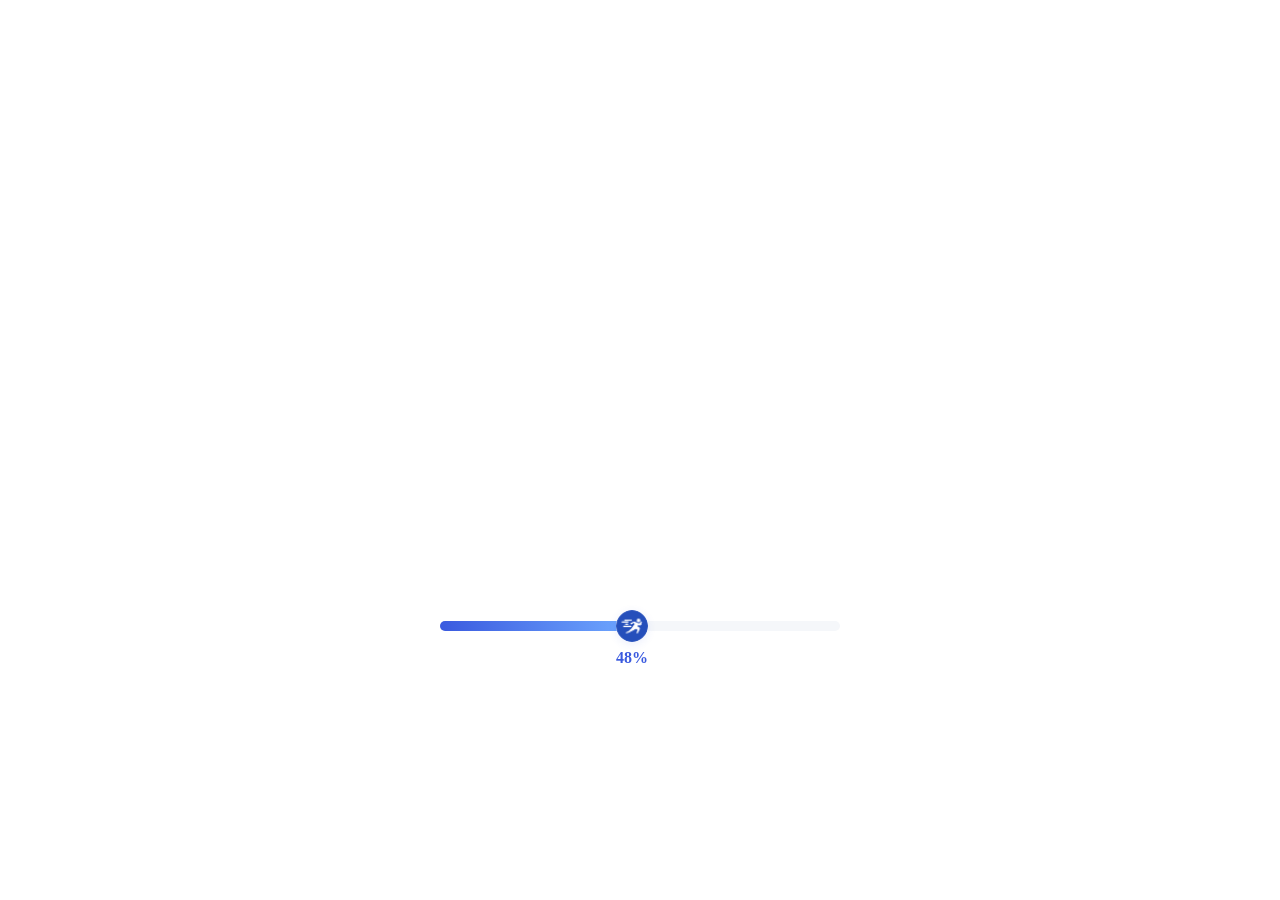
<file: index.html>
<!doctype html>
<html lang="zh-CN">
  <head>
    <meta charset="UTF-8" />
    <meta name="viewport" content="width=device-width, initial-scale=1.0" />
    <link rel="icon" href="/favicon.png" type="image/png" />
    <title></title>
    <script type="module" crossorigin src="/assets/index-CP7mjbb1.js"></script>
    <link rel="stylesheet" crossorigin href="/assets/index-BNUbVESb.css">
  </head>
  <body class="dark:text-white">
    <div id="app" overflow-hidden></div>
    <noscript>
      <div>Please enable JavaScript to use this application.</div>
    </noscript>
    <script>
      ;(function () {
        const prefersDark =
          window.matchMedia &&
          window.matchMedia('(prefers-color-scheme: dark)').matches
        const setting = localStorage.getItem('color-schema') || 'auto'
        if (setting === 'dark' || (prefersDark && setting !== 'light'))
          document.documentElement.classList.toggle('dark', true)
      })()
    </script>
  </body>
</html>
</file>
<file: assets/index-BNUbVESb.css>
*,:before,:after{box-sizing:border-box;border-width:0;border-style:solid;border-color:var(--un-default-border-color, #e5e7eb)}:before,:after{--un-content: ""}html,:host{line-height:1.5;-webkit-text-size-adjust:100%;-moz-tab-size:4;tab-size:4;font-family:ui-sans-serif,system-ui,sans-serif,"Apple Color Emoji","Segoe UI Emoji",Segoe UI Symbol,"Noto Color Emoji";font-feature-settings:normal;font-variation-settings:normal;-webkit-tap-highlight-color:transparent}body{margin:0;line-height:inherit}hr{height:0;color:inherit;border-top-width:1px}abbr:where([title]){text-decoration:underline dotted}h1,h2,h3,h4,h5,h6{font-size:inherit;font-weight:inherit}a{color:inherit;text-decoration:inherit}b,strong{font-weight:bolder}code,kbd,samp,pre{font-family:ui-monospace,SFMono-Regular,Menlo,Monaco,Consolas,Liberation Mono,Courier New,monospace;font-feature-settings:normal;font-variation-settings:normal;font-size:1em}small{font-size:80%}sub,sup{font-size:75%;line-height:0;position:relative;vertical-align:baseline}sub{bottom:-.25em}sup{top:-.5em}table{text-indent:0;border-color:inherit;border-collapse:collapse}button,input,optgroup,select,textarea{font-family:inherit;font-feature-settings:inherit;font-variation-settings:inherit;font-size:100%;font-weight:inherit;line-height:inherit;color:inherit;margin:0;padding:0}button,select{text-transform:none}button,[type=button],[type=reset],[type=submit]{-webkit-appearance:button;background-color:transparent;background-image:none}:-moz-focusring{outline:auto}:-moz-ui-invalid{box-shadow:none}progress{vertical-align:baseline}::-webkit-inner-spin-button,::-webkit-outer-spin-button{height:auto}[type=search]{-webkit-appearance:textfield;outline-offset:-2px}::-webkit-search-decoration{-webkit-appearance:none}::-webkit-file-upload-button{-webkit-appearance:button;font:inherit}summary{display:list-item}blockquote,dl,dd,h1,h2,h3,h4,h5,h6,hr,figure,p,pre{margin:0}fieldset{margin:0;padding:0}legend{padding:0}ol,ul,menu{list-style:none;margin:0;padding:0}dialog{padding:0}textarea{resize:vertical}input::placeholder,textarea::placeholder{opacity:1;color:#9ca3af}button,[role=button]{cursor:pointer}:disabled{cursor:default}img,svg,video,canvas,audio,iframe,embed,object{display:block;vertical-align:middle}img,video{max-width:100%;height:auto}[hidden]{display:none}:root{--active-color: #7751F1}html,body,#app{height:100%;margin:0;padding:0}main{overflow:hidden;font-family:PingFang_SC}::-webkit-scrollbar{display:none}input{outline:none}input,textarea,select{font-size:16px!important}input::placeholder{color:#000}.custom{border-radius:.571rem .571rem .571rem 0!important}.empty{border:1px solid transparent;background:linear-gradient(#f9fafb,#f9fafb) padding-box,repeating-linear-gradient(-45deg,#ccc 0,#ccc .5em,#fff 0,#fff .75em)}@keyframes scrolltext{0%{transform:translate(100%)}to{transform:translate(-100%)}}.banner_textscroll{overflow:hidden}.banner_textscroll>div{white-space:nowrap;animation:10s scrolltext linear infinite;animation-iteration-count:1}@media (max-width: 768px){.container{width:100%;margin:0 auto}.sidebar{display:none}}.flex-level{display:flex!important}.msg-display{position:absolute;bottom:.429rem}.up_icon{width:.643rem;height:.786rem;margin-right:.5rem}.up_icon_2{width:1.071rem;height:1.286rem;margin-right:.357rem}@font-face{font-family:Alibaba-PuHuiTi;src:url(/assets/Alibaba-PuHuiTi-Heavy-BIu2kAwK.ttf);font-weight:400;font-style:normal}@font-face{font-family:YouShe;src:url(/assets/YouSheBiaoTiHei-2-fahbdFno.ttf);font-weight:400;font-style:normal}@font-face{font-family:PingFang_SC;src:url(/assets/PingFangSC-Regular-D2K0UjAr.ttf);font-weight:400;font-style:normal}@font-face{font-family:Title;src:url(/assets/%E5%BA%9E%E9%97%A8%E6%AD%A3%E9%81%93%E6%A0%87%E9%A2%98%E4%BD%93-tnsIjXDm.ttf);font-weight:400;font-style:normal}*,:before,:after{--un-rotate:0;--un-rotate-x:0;--un-rotate-y:0;--un-rotate-z:0;--un-scale-x:1;--un-scale-y:1;--un-scale-z:1;--un-skew-x:0;--un-skew-y:0;--un-translate-x:0;--un-translate-y:0;--un-translate-z:0;--un-pan-x: ;--un-pan-y: ;--un-pinch-zoom: ;--un-scroll-snap-strictness:proximity;--un-ordinal: ;--un-slashed-zero: ;--un-numeric-figure: ;--un-numeric-spacing: ;--un-numeric-fraction: ;--un-border-spacing-x:0;--un-border-spacing-y:0;--un-ring-offset-shadow:0 0 rgb(0 0 0 / 0);--un-ring-shadow:0 0 rgb(0 0 0 / 0);--un-shadow-inset: ;--un-shadow:0 0 rgb(0 0 0 / 0);--un-ring-inset: ;--un-ring-offset-width:0px;--un-ring-offset-color:#fff;--un-ring-width:0px;--un-ring-color:rgb(147 197 253 / .5);--un-blur: ;--un-brightness: ;--un-contrast: ;--un-drop-shadow: ;--un-grayscale: ;--un-hue-rotate: ;--un-invert: ;--un-saturate: ;--un-sepia: ;--un-backdrop-blur: ;--un-backdrop-brightness: ;--un-backdrop-contrast: ;--un-backdrop-grayscale: ;--un-backdrop-hue-rotate: ;--un-backdrop-invert: ;--un-backdrop-opacity: ;--un-backdrop-saturate: ;--un-backdrop-sepia: }::backdrop{--un-rotate:0;--un-rotate-x:0;--un-rotate-y:0;--un-rotate-z:0;--un-scale-x:1;--un-scale-y:1;--un-scale-z:1;--un-skew-x:0;--un-skew-y:0;--un-translate-x:0;--un-translate-y:0;--un-translate-z:0;--un-pan-x: ;--un-pan-y: ;--un-pinch-zoom: ;--un-scroll-snap-strictness:proximity;--un-ordinal: ;--un-slashed-zero: ;--un-numeric-figure: ;--un-numeric-spacing: ;--un-numeric-fraction: ;--un-border-spacing-x:0;--un-border-spacing-y:0;--un-ring-offset-shadow:0 0 rgb(0 0 0 / 0);--un-ring-shadow:0 0 rgb(0 0 0 / 0);--un-shadow-inset: ;--un-shadow:0 0 rgb(0 0 0 / 0);--un-ring-inset: ;--un-ring-offset-width:0px;--un-ring-offset-color:#fff;--un-ring-width:0px;--un-ring-color:rgb(147 197 253 / .5);--un-blur: ;--un-brightness: ;--un-contrast: ;--un-drop-shadow: ;--un-grayscale: ;--un-hue-rotate: ;--un-invert: ;--un-saturate: ;--un-sepia: ;--un-backdrop-blur: ;--un-backdrop-brightness: ;--un-backdrop-contrast: ;--un-backdrop-grayscale: ;--un-backdrop-hue-rotate: ;--un-backdrop-invert: ;--un-backdrop-opacity: ;--un-backdrop-saturate: ;--un-backdrop-sepia: }@font-face{font-family:DM Mono;font-style:normal;font-weight:400;font-display:swap;src:url(https://fonts.gstatic.com/s/dmmono/v16/aFTU7PB1QTsUX8KYthSQBLyM.woff2) format("woff2");unicode-range:U+0100-02BA,U+02BD-02C5,U+02C7-02CC,U+02CE-02D7,U+02DD-02FF,U+0304,U+0308,U+0329,U+1D00-1DBF,U+1E00-1E9F,U+1EF2-1EFF,U+2020,U+20A0-20AB,U+20AD-20C4,U+2113,U+2C60-2C7F,U+A720-A7FF}@font-face{font-family:DM Mono;font-style:normal;font-weight:400;font-display:swap;src:url(https://fonts.gstatic.com/s/dmmono/v16/aFTU7PB1QTsUX8KYthqQBA.woff2) format("woff2");unicode-range:U+0000-00FF,U+0131,U+0152-0153,U+02BB-02BC,U+02C6,U+02DA,U+02DC,U+0304,U+0308,U+0329,U+2000-206F,U+20AC,U+2122,U+2191,U+2193,U+2212,U+2215,U+FEFF,U+FFFD}@font-face{font-family:DM Sans;font-style:normal;font-weight:400;font-display:swap;src:url(https://fonts.gstatic.com/s/dmsans/v17/rP2tp2ywxg089UriI5-g4vlH9VoD8CmcqZG40F9JadbnoEwAopxRR232VGM.woff2) format("woff2");unicode-range:U+0100-02BA,U+02BD-02C5,U+02C7-02CC,U+02CE-02D7,U+02DD-02FF,U+0304,U+0308,U+0329,U+1D00-1DBF,U+1E00-1E9F,U+1EF2-1EFF,U+2020,U+20A0-20AB,U+20AD-20C4,U+2113,U+2C60-2C7F,U+A720-A7FF}@font-face{font-family:DM Sans;font-style:normal;font-weight:400;font-display:swap;src:url(https://fonts.gstatic.com/s/dmsans/v17/rP2tp2ywxg089UriI5-g4vlH9VoD8CmcqZG40F9JadbnoEwAopxRSW32.woff2) format("woff2");unicode-range:U+0000-00FF,U+0131,U+0152-0153,U+02BB-02BC,U+02C6,U+02DA,U+02DC,U+0304,U+0308,U+0329,U+2000-206F,U+20AC,U+2122,U+2191,U+2193,U+2212,U+2215,U+FEFF,U+FFFD}@font-face{font-family:"DM Serif Display";font-style:normal;font-weight:400;font-display:swap;src:url(https://fonts.gstatic.com/s/dmserifdisplay/v17/-nFnOHM81r4j6k0gjAW3mujVU2B2G_5x0ujy.woff2) format("woff2");unicode-range:U+0100-02BA,U+02BD-02C5,U+02C7-02CC,U+02CE-02D7,U+02DD-02FF,U+0304,U+0308,U+0329,U+1D00-1DBF,U+1E00-1E9F,U+1EF2-1EFF,U+2020,U+20A0-20AB,U+20AD-20C4,U+2113,U+2C60-2C7F,U+A720-A7FF}@font-face{font-family:"DM Serif Display";font-style:normal;font-weight:400;font-display:swap;src:url(https://fonts.gstatic.com/s/dmserifdisplay/v17/-nFnOHM81r4j6k0gjAW3mujVU2B2G_Bx0g.woff2) format("woff2");unicode-range:U+0000-00FF,U+0131,U+0152-0153,U+02BB-02BC,U+02C6,U+02DA,U+02DC,U+0304,U+0308,U+0329,U+2000-206F,U+20AC,U+2122,U+2191,U+2193,U+2212,U+2215,U+FEFF,U+FFFD}.bg-btn,[bg-btn=""]{--un-bg-opacity:1;background-color:rgb(196 180 246 / var(--un-bg-opacity))}.bg-btn-select,[bg-btn-select=""]{--un-bg-opacity:1;background-color:rgb(119 81 241 / var(--un-bg-opacity))}.bg-menu,[bg-menu=""]{--un-bg-opacity:1;background-color:rgb(229 228 231 / var(--un-bg-opacity))}.bg-menu-selected{--un-bg-opacity:1;background-color:rgb(106 59 246 / var(--un-bg-opacity))}.bg-trading,[bg-trading=""]{--un-bg-opacity:1;background-color:rgb(249 250 251 / var(--un-bg-opacity))}.text-btn,[text-btn=""]{--un-text-opacity:1;color:rgb(59 130 246 / var(--un-text-opacity))}.text-trading-title,[text-trading-title=""]{--un-text-opacity:1;color:rgb(18 24 38 / var(--un-text-opacity))}.visible,[visible=""]{visibility:visible}.absolute,.position-absolute,[absolute=""],[position-absolute=""]{position:absolute}.fixed,[fixed=""]{position:fixed}.position-relative,.relative,[position-relative=""],[relative=""]{position:relative}.inset-x-0,[inset-x-0=""]{left:0;right:0}.bottom--1,[bottom--1=""]{bottom:-.21875rem}.bottom-0,[bottom-0=""]{bottom:0}.bottom-1,[bottom-1=""]{bottom:.21875rem}.left-1\/2,[left~="1/2"]{left:50%}.right--13{right:-2.84375rem}.right-0{right:0}.right-5,[right-5=""]{right:1.09375rem}.right-7,[right-7=""]{right:1.53125rem}.top--1{top:-.21875rem}.top--2,[top--2=""]{top:-.4375rem}.top--26{top:-5.6875rem}[left~="0"]{left:0}[top~="0"]{top:0}[top~="1/2"]{top:50%}.z-10,.z10,[z-10=""],[z10=""]{z-index:10}.z100,[z100=""]{z-index:100}.grid,[grid=""]{display:grid}.col-span-2{grid-column:span 2/span 2}.grid-cols-2{grid-template-columns:repeat(2,minmax(0,1fr))}.grid-cols-3,[grid-cols-3=""]{grid-template-columns:repeat(3,minmax(0,1fr))}.grid-cols-4,[grid-cols-4=""]{grid-template-columns:repeat(4,minmax(0,1fr))}.m-4{margin:.875rem}.m-auto,[m-auto=""],[m~=auto]{margin:auto}.m0\.2,[m0\.2=""]{margin:.043750000000000004rem}.m0\.5{margin:.109375rem}.mx-1,[mx-1=""]{margin-left:.21875rem;margin-right:.21875rem}.mx-3,[mx-3=""]{margin-left:.6562499999999999rem;margin-right:.6562499999999999rem}.mx-4,.mx4,[mx-4=""],[mx4=""]{margin-left:.875rem;margin-right:.875rem}.mx2,[mx2=""]{margin-left:.4375rem;margin-right:.4375rem}.mx5,[mx5=""]{margin-left:1.09375rem;margin-right:1.09375rem}.mx6,[mx6=""]{margin-left:1.3124999999999998rem;margin-right:1.3124999999999998rem}.mx7,[mx7=""]{margin-left:1.53125rem;margin-right:1.53125rem}.my-2,[my-2=""]{margin-top:.4375rem;margin-bottom:.4375rem}.my1,[my1=""]{margin-top:.21875rem;margin-bottom:.21875rem}.my4,[my4=""]{margin-top:.875rem;margin-bottom:.875rem}.mb-0\.5,[mb-0\.5=""]{margin-bottom:.109375rem}.mb-1,.mb1,[mb-1=""],[mb1=""]{margin-bottom:.21875rem}.mb-10,[mb-10=""]{margin-bottom:2.1875rem}.mb-15,[mb-15=""]{margin-bottom:3.28125rem}.mb-2,.mb2,[mb-2=""],[mb2=""]{margin-bottom:.4375rem}.mb-3,.mb3,[mb-3=""],[mb3=""]{margin-bottom:.6562499999999999rem}.mb-4,.mb4,[mb-4=""],[mb4=""]{margin-bottom:.875rem}.mb22{margin-bottom:4.8125rem}.mb6{margin-bottom:1.3124999999999998rem}.mb70,[mb70=""]{margin-bottom:15.3125rem}.me{margin-inline-end:.875rem}.ml-1,.ml1,[ml-1=""],[ml1=""]{margin-left:.21875rem}.ml-2,.ml2,[ml-2=""],[ml2=""]{margin-left:.4375rem}.ml-4,[ml-4=""]{margin-left:.875rem}.ml-6\.8{margin-left:1.4875rem}.ml0\.75,[ml0\.75=""]{margin-left:.16406249999999997rem}.ml1\.25,[ml1\.25=""]{margin-left:.2734375rem}.ml5,[ml5=""]{margin-left:1.09375rem}.ml6,[ml6=""]{margin-left:1.3124999999999998rem}.ml8,[ml8=""]{margin-left:1.75rem}.mr-1,[mr-1=""]{margin-right:.21875rem}.mr-2,.mr2,[mr-2=""],[mr2=""]{margin-right:.4375rem}.mr-2\.5,[mr-2\.5=""]{margin-right:.546875rem}.mr-3,[mr-3=""]{margin-right:.6562499999999999rem}.mr\.5,[mr\.5=""]{margin-right:.109375rem}.mr4{margin-right:.875rem}.mr5\.5,[mr5\.5=""]{margin-right:1.203125rem}.mr6\.5,[mr6\.5=""]{margin-right:1.421875rem}.mr7,[mr7=""]{margin-right:1.53125rem}.mt-1,.mt1,[mt-1=""],[mt1=""]{margin-top:.21875rem}.mt-10,.mt10,[mt-10=""],[mt10=""]{margin-top:2.1875rem}.mt-2,.mt2,[mt-2=""],[mt2=""]{margin-top:.4375rem}.mt-3,.mt3,[mt-3=""],[mt3=""]{margin-top:.6562499999999999rem}.mt-4,.mt4,[mt-4=""],[mt4=""]{margin-top:.875rem}.mt-5,.mt5,[mt-5=""],[mt5=""]{margin-top:1.09375rem}.mt-6,.mt6,[mt-6=""],[mt6=""]{margin-top:1.3124999999999998rem}.mt-8,.mt8,[mt-8=""],[mt8=""]{margin-top:1.75rem}.mt0\.25,[mt0\.25=""]{margin-top:.0546875rem}.mt1\.25,[mt1\.25=""]{margin-top:.2734375rem}.mt13,[mt13=""]{margin-top:2.84375rem}.mt13\.5,[mt13\.5=""]{margin-top:2.953125rem}.mt17,[mt17=""]{margin-top:3.71875rem}.mt2\.5,[mt2\.5=""]{margin-top:.546875rem}.mt2\.75,[mt2\.75=""]{margin-top:.6015625rem}.mt2\.8,[mt2\.8=""]{margin-top:.6124999999999999rem}.mt3\.2,[mt3\.2=""]{margin-top:.7000000000000001rem}.mt3\.25{margin-top:.7109375rem}.mt3\.5,[mt3\.5=""]{margin-top:.765625rem}.mt3\.75,[mt3\.75=""]{margin-top:.8203125rem}.mt30,[mt30=""]{margin-top:6.5625rem}.mt4\.1,[mt4\.1=""]{margin-top:.896875rem}.mt4\.125,[mt4\.125=""]{margin-top:.90234375rem}.mt4\.75,[mt4\.75=""]{margin-top:1.0390625rem}.mt5\.25,[mt5\.25=""]{margin-top:1.1484375rem}.mt5\.5,[mt5\.5=""]{margin-top:1.203125rem}.mt6\.25,[mt6\.25=""]{margin-top:1.3671875rem}.mt6\.5,[mt6\.5=""]{margin-top:1.421875rem}.mt7,[mt7=""]{margin-top:1.53125rem}.mt7\.5,[mt7\.5=""]{margin-top:1.640625rem}.mt8\.75,[mt8\.75=""]{margin-top:1.9140625rem}.mt9,[mt9=""]{margin-top:1.96875rem}.mt9\.5,[mt9\.5=""]{margin-top:2.078125rem}.box-border{box-sizing:border-box}.block,[block=""]{display:block}.hidden{display:none}[size~="16"]{width:3.5rem;height:3.5rem}[size~="20"]{width:4.375rem;height:4.375rem}[size~="28"]{width:6.125rem;height:6.125rem}.h-1\.5{height:.32812499999999994rem}.h-10,.h10,[h-10=""],[h10=""]{height:2.1875rem}.h-100,[h-100=""]{height:21.875rem}.h-100vh,.h-screen,.hscreen,[h-100vh=""],[h-screen=""],[hscreen=""]{height:100vh}.h-11,[h-11=""]{height:2.40625rem}.h-20,.h20,[h20=""]{height:4.375rem}.h-30,.h30,[h-30=""],[h30=""]{height:6.5625rem}.h-full,.hfull,[h-full=""],[h~="100%"],[hfull=""]{height:100%}.h1,[h1=""]{height:.21875rem}.h10\.25,[h10\.25=""]{height:2.2421875rem}.h10\.5,[h10\.5=""]{height:2.296875rem}.h11\.25,[h11\.25=""]{height:2.4609375rem}.h11\.5,[h11\.5=""]{height:2.515625rem}.h12,[h12=""]{height:2.6249999999999996rem}.h12\.3,[h12\.3=""]{height:2.6906250000000003rem}.h12\.75,[h12\.75=""]{height:2.7890625rem}.h13,[h13=""]{height:2.84375rem}.h13\.5,[h13\.5=""]{height:2.953125rem}.h14,[h14=""]{height:3.0625rem}.h15,[h15=""]{height:3.28125rem}.h16,[h16=""]{height:3.5rem}.h16\.5,[h16\.5=""]{height:3.609375rem}.h27\.5{height:6.015625rem}.h29,[h29=""]{height:6.34375rem}.h31,[h31=""]{height:6.781250000000001rem}.h4,[h4=""]{height:.875rem}.h4\.25,[h4\.25=""]{height:.9296875rem}.h4\.5,[h4\.5=""]{height:.984375rem}.h40,[h40=""]{height:8.75rem}.h41{height:8.96875rem}.h45,[h45=""]{height:9.84375rem}.h47\.5,[h47\.5=""]{height:10.390625rem}.h5,[h5=""]{height:1.09375rem}.h5\.5,[h5\.5=""]{height:1.203125rem}.h50,[h50=""]{height:10.9375rem}.h50\.5,[h50\.5=""]{height:11.046875rem}.h57\.25,[h57\.25=""]{height:12.5234375rem}.h6,[h6=""]{height:1.3124999999999998rem}.h6\.25,[h6\.25=""]{height:1.3671875rem}.h6\.5,[h6\.5=""]{height:1.421875rem}.h60,[h60=""]{height:13.125rem}.h68,[h68=""]{height:14.875rem}.h7,[h7=""]{height:1.53125rem}.h7\.5,[h7\.5=""]{height:1.640625rem}.h70,[h70=""]{height:15.3125rem}.h76\.75,[h76\.75=""]{height:16.7890625rem}.h8\.3,[h8\.3=""]{height:1.8156250000000003rem}.h8\.5,[h8\.5=""]{height:1.859375rem}.h8\.8,[h8\.8=""]{height:1.925rem}.h80,[h80=""]{height:17.5rem}.h9,[h9=""]{height:1.96875rem}.h9\.5,[h9\.5=""]{height:2.078125rem}.min-h-screen,[min-h-screen=""]{min-height:100vh}.min-h45{min-height:9.84375rem}.min-w-38{min-width:8.3125rem}.min-w-6,[min-w-6=""]{min-width:1.3124999999999998rem}.min-w11\.25,[min-w11\.25=""]{min-width:2.4609375rem}.min-w12\.5{min-width:2.734375rem}.min-w18\.3,[min-w18\.3=""]{min-width:4.003125rem}.min-w25,[min-w25=""]{min-width:5.46875rem}.min-w25\.6,[min-w25\.6=""]{min-width:5.6000000000000005rem}.min-w37\.5,[min-w37\.5=""]{min-width:8.203125rem}.w-1,[w-1=""]{width:.21875rem}.w-10,.w10,[w-10=""],[w10=""]{width:2.1875rem}.w-11,[w-11=""]{width:2.40625rem}.w-40,[w-40=""]{width:8.75rem}.w-90\%,[w~="90%"]{width:90%}.w-auto{width:auto}.w-full,.wfull,[w-full=""],[w~="100%"],[wfull=""]{width:100%}.w1\/2,[w~="1.5/3"],[w~="1/2"],[w~="2/4"]{width:50%}.w1\/3,[w~="1/3"]{width:33.3333333333%}.w11\.25,[w11\.25=""]{width:2.4609375rem}.w11\.5,[w11\.5=""]{width:2.515625rem}.w12,[w12=""]{width:2.6249999999999996rem}.w13{width:2.84375rem}.w24\.975,[w24\.975=""]{width:5.4632812500000005rem}.w25{width:5.46875rem}.w25\.5{width:5.578125rem}.w27\.5{width:6.015625rem}.w35,[w35=""]{width:7.65625rem}.w37\.5,[w37\.5=""]{width:8.203125rem}.w4\.25,[w4\.25=""]{width:.9296875rem}.w4\.5,[w4\.5=""]{width:.984375rem}.w47\.5,[w47\.5=""]{width:10.390625rem}.w5,[w5=""]{width:1.09375rem}.w5\.5,[w5\.5=""]{width:1.203125rem}.w50,[w50=""]{width:10.9375rem}.w57\.35,[w57\.35=""]{width:12.5453125rem}.w6,[w6=""]{width:1.3124999999999998rem}.w6\.25,[w6\.25=""]{width:1.3671875rem}.w6\.5,[w6\.5=""]{width:1.421875rem}.w67\.5,[w67\.5=""]{width:14.765625rem}.w8\.5,[w8\.5=""]{width:1.859375rem}.w80,[w80=""]{width:17.5rem}[h~="45px"]{height:45px}[w~="1.2/3"],[w~="2/5"]{width:40%}[w~="1.2/5"]{width:24%}[w~="1.8/3"]{width:60%}[w~="1/5"]{width:20%}[w~="2.6/5"]{width:52%}[w~="2/3"]{width:66.6666666667%}[w~="47.25%"]{width:47.25%}[w~="48%"]{width:48%}.flex,[flex=""],[flex~="~"]{display:flex}.inline-flex{display:inline-flex}.flex-1{flex:1 1 0%}.flex-shrink{flex-shrink:1}.flex-shrink-0,.shrink-0,[shrink-0=""]{flex-shrink:0}[grow=""]{flex-grow:1}.flex-col,[flex-col=""]{flex-direction:column}.flex-wrap,[flex~=wrap]{flex-wrap:wrap}.table{display:table}.border-collapse{border-collapse:collapse}.-translate-x-1\/2{--un-translate-x:-50%;transform:translate(var(--un-translate-x)) translateY(var(--un-translate-y)) translateZ(var(--un-translate-z)) rotate(var(--un-rotate)) rotateX(var(--un-rotate-x)) rotateY(var(--un-rotate-y)) rotate(var(--un-rotate-z)) skew(var(--un-skew-x)) skewY(var(--un-skew-y)) scaleX(var(--un-scale-x)) scaleY(var(--un-scale-y)) scaleZ(var(--un-scale-z))}.rotate-\[-20deg\]{--un-rotate-x:0;--un-rotate-y:0;--un-rotate-z:0;--un-rotate:-20deg;transform:translate(var(--un-translate-x)) translateY(var(--un-translate-y)) translateZ(var(--un-translate-z)) rotate(var(--un-rotate)) rotateX(var(--un-rotate-x)) rotateY(var(--un-rotate-y)) rotate(var(--un-rotate-z)) skew(var(--un-skew-x)) skewY(var(--un-skew-y)) scaleX(var(--un-scale-x)) scaleY(var(--un-scale-y)) scaleZ(var(--un-scale-z))}.transform{transform:translate(var(--un-translate-x)) translateY(var(--un-translate-y)) translateZ(var(--un-translate-z)) rotate(var(--un-rotate)) rotateX(var(--un-rotate-x)) rotateY(var(--un-rotate-y)) rotate(var(--un-rotate-z)) skew(var(--un-skew-x)) skewY(var(--un-skew-y)) scaleX(var(--un-scale-x)) scaleY(var(--un-scale-y)) scaleZ(var(--un-scale-z))}.cursor-pointer,[cursor-pointer=""]{cursor:pointer}.items-start,[items-start=""]{align-items:flex-start}.items-end,[items-end=""]{align-items:flex-end}.items-center,[items-center=""]{align-items:center}.self-end,[self-end=""]{align-self:flex-end}.justify-end,[justify-end=""]{justify-content:flex-end}.justify-center,[justify-center=""]{justify-content:center}.justify-between,[justify-between=""]{justify-content:space-between}.justify-around,[justify-around=""]{justify-content:space-around}.gap-2,.gap2,[flex~=gap2],[gap-2=""]{gap:.4375rem}.gap-3{gap:.6562499999999999rem}.gap-x-2,[gap-x-2=""]{column-gap:.4375rem}.gap-y-2,[gap-y-2=""]{row-gap:.4375rem}.space-y-3>:not([hidden])~:not([hidden]),[space-y-3=""]>:not([hidden])~:not([hidden]){--un-space-y-reverse:0;margin-top:calc(.6562499999999999rem * calc(1 - var(--un-space-y-reverse)));margin-bottom:calc(.6562499999999999rem * var(--un-space-y-reverse))}.overflow-hidden,[overflow-hidden=""]{overflow:hidden}.overflow-x-auto{overflow-x:auto}.overflow-x-scroll,[overflow-x-scroll=""]{overflow-x:scroll}.overflow-y-auto,[overflow-y-auto=""]{overflow-y:auto}.overflow-y-scroll,[overflow-y-scroll=""]{overflow-y:scroll}.truncate,[truncate=""]{overflow:hidden;text-overflow:ellipsis;white-space:nowrap}.break-all,[break-all=""]{word-break:break-all}.b,.border,[b=""],[border=""],[border~="1px"]{border-width:1px}.border-2{border-width:2px}[border~="0.1"]{border-width:.1px}.border-y,[border-y=""]{border-top-width:1px;border-bottom-width:1px}.border-b,[border-b=""],[border-b~="1px"]{border-bottom-width:1px}.border-l,[border-l=""]{border-left-width:1px}.border-t,[border-t=""]{border-top-width:1px}[border-b~="0.25"]{border-bottom-width:.25px}.border-\#4D58C0,[border~="#4D58C0"]{--un-border-opacity:1;border-color:rgb(77 88 192 / var(--un-border-opacity))}.border-\#eee,.border-\#eeeeee,.border-\#EEEEEE{--un-border-opacity:1;border-color:rgb(238 238 238 / var(--un-border-opacity))}.border-\#f4f4f4,.border-\#F4F4F4{--un-border-opacity:1;border-color:rgb(244 244 244 / var(--un-border-opacity))}.border-\#f9fafb{--un-border-opacity:1;border-color:rgb(249 250 251 / var(--un-border-opacity))}[border-b~="#F7F7F7"]{--un-border-opacity:1;--un-border-bottom-opacity:var(--un-border-opacity);border-bottom-color:rgb(247 247 247 / var(--un-border-bottom-opacity))}[border-b~=white]{--un-border-opacity:1;--un-border-bottom-opacity:var(--un-border-opacity);border-bottom-color:rgb(255 255 255 / var(--un-border-bottom-opacity))}.rounded,[rounded=""]{border-radius:.21875rem}.rounded-2,.rounded-lg,[rounded-2=""],[rounded-lg=""]{border-radius:.4375rem}.rounded-2\.25{border-radius:.4921875rem}.rounded-2\.5,[rounded-2\.5=""]{border-radius:.546875rem}.rounded-2xl,[rounded-2xl=""]{border-radius:.875rem}.rounded-3,.rounded-xl,[rounded-3=""],[rounded-xl=""]{border-radius:.6562499999999999rem}.rounded-3\.5{border-radius:.765625rem}.rounded-3xl,[rounded-3xl=""]{border-radius:1.3124999999999998rem}.rounded-5,[rounded-5=""]{border-radius:1.09375rem}.rounded-full,[rounded-full=""]{border-radius:9999px}.rounded-sm,[rounded-sm=""]{border-radius:.109375rem}.rounded-b-2xl,[rounded-b-2xl=""]{border-bottom-left-radius:.875rem;border-bottom-right-radius:.875rem}.rounded-t-2xl,[rounded-t-2xl=""]{border-top-left-radius:.875rem;border-top-right-radius:.875rem}.rounded-t-3xl,[rounded-t-3xl=""]{border-top-left-radius:1.3124999999999998rem;border-top-right-radius:1.3124999999999998rem}.border-dashed,[border-dashed=""]{border-style:dashed}.border-none{border-style:none}.bg-\#1150C2,[bg~="#1150C2"]{--un-bg-opacity:1;background-color:rgb(17 80 194 / var(--un-bg-opacity))}.bg-\#404fd7{--un-bg-opacity:1;background-color:rgb(64 79 215 / var(--un-bg-opacity))}.bg-\#ecedfb{--un-bg-opacity:1;background-color:rgb(236 237 251 / var(--un-bg-opacity))}.bg-\#ededed{--un-bg-opacity:1;background-color:rgb(237 237 237 / var(--un-bg-opacity))}.bg-\#F1F3F6{--un-bg-opacity:1;background-color:rgb(241 243 246 / var(--un-bg-opacity))}.bg-\#F4EADD{--un-bg-opacity:1;background-color:rgb(244 234 221 / var(--un-bg-opacity))}.bg-\#F4F4F4{--un-bg-opacity:1;background-color:rgb(244 244 244 / var(--un-bg-opacity))}.bg-\#f7f8fa,[bg~="#f7f8fa"]{--un-bg-opacity:1;background-color:rgb(247 248 250 / var(--un-bg-opacity))}.bg-black,.bg-black\:70\>,[bg-black=""]{--un-bg-opacity:1;background-color:rgb(0 0 0 / var(--un-bg-opacity))}.bg-black\:70,[bg-black\:70=""]{background-color:#000000b3}.bg-blue-600{--un-bg-opacity:1;background-color:rgb(37 99 235 / var(--un-bg-opacity))}.bg-green-200{--un-bg-opacity:1;background-color:rgb(187 247 208 / var(--un-bg-opacity))}.bg-green-500,[bg-green-500=""]{--un-bg-opacity:1;background-color:rgb(34 197 94 / var(--un-bg-opacity))}.bg-red-200{--un-bg-opacity:1;background-color:rgb(254 202 202 / var(--un-bg-opacity))}.bg-red-500,[bg-red-500=""]{--un-bg-opacity:1;background-color:rgb(239 68 68 / var(--un-bg-opacity))}.bg-transparent{background-color:transparent}.bg-white,[bg-white=""],[bg~="#fff"],[bg~=white]{--un-bg-opacity:1;background-color:rgb(255 255 255 / var(--un-bg-opacity))}[bg~="#673BF6/29"]{background-color:#673bf64a}[bg~="#DBEAFE"]{--un-bg-opacity:1;background-color:rgb(219 234 254 / var(--un-bg-opacity))}[bg~="#E4E3FF"]{--un-bg-opacity:1;background-color:rgb(228 227 255 / var(--un-bg-opacity))}[bg~="#e5e6e8"]{--un-bg-opacity:1;background-color:rgb(229 230 232 / var(--un-bg-opacity))}[bg~="#F7F7F7"]{--un-bg-opacity:1;background-color:rgb(247 247 247 / var(--un-bg-opacity))}[bg~="#FAFAFA"]{--un-bg-opacity:1;background-color:rgb(250 250 250 / var(--un-bg-opacity))}[bg~="#FE3636"]{--un-bg-opacity:1;background-color:rgb(254 54 54 / var(--un-bg-opacity))}[stroke-width~="1.6"]{stroke-width:1.6px}[stroke~="#22c55e"]{--un-stroke-opacity:1;stroke:rgb(34 197 94 / var(--un-stroke-opacity))}[stroke~="#ff4d5e"]{--un-stroke-opacity:1;stroke:rgb(255 77 94 / var(--un-stroke-opacity))}.object-contain{object-fit:contain}.p-1,.p1,[p-1=""],[p1=""]{padding:.21875rem}.p-2,[p-2=""]{padding:.4375rem}.p-3,.p3,[p-3=""]{padding:.6562499999999999rem}.p-4,.p4,[p-4=""]{padding:.875rem}.p0\.6,[p0\.6=""]{padding:.13125rem}.p1\.3,[p1\.3=""]{padding:.284375rem}.p2\.5{padding:.546875rem}.px-2,.px2,[px-2=""],[px2=""]{padding-left:.4375rem;padding-right:.4375rem}.px-3,.px3,[px-3=""],[px3=""]{padding-left:.6562499999999999rem;padding-right:.6562499999999999rem}.px-3\.25,[px-3\.25=""]{padding-left:.7109375rem;padding-right:.7109375rem}.px-4,.px4,[p~=x-4],[px-4=""],[px4=""]{padding-left:.875rem;padding-right:.875rem}.px-5,.px5,[px-5=""],[px5=""]{padding-left:1.09375rem;padding-right:1.09375rem}.px-8,[px-8=""]{padding-left:1.75rem;padding-right:1.75rem}.px0\.5{padding-left:.109375rem;padding-right:.109375rem}.px1,[px1=""]{padding-left:.21875rem;padding-right:.21875rem}.px3\.5,[px3\.5=""]{padding-left:.765625rem;padding-right:.765625rem}.px3\.75,[px3\.75=""]{padding-left:.8203125rem;padding-right:.8203125rem}.px5\.5,[px5\.5=""]{padding-left:1.203125rem;padding-right:1.203125rem}.px6,[px6=""]{padding-left:1.3124999999999998rem;padding-right:1.3124999999999998rem}.px6\.5,[px6\.5=""]{padding-left:1.421875rem;padding-right:1.421875rem}.px6\.8,[px6\.8=""]{padding-left:1.4875rem;padding-right:1.4875rem}.px7\.5,[px7\.5=""]{padding-left:1.640625rem;padding-right:1.640625rem}.py-1,[py-1=""]{padding-top:.21875rem;padding-bottom:.21875rem}.py-2,.py2,[p~=y-2],[py-2=""],[py2=""]{padding-top:.4375rem;padding-bottom:.4375rem}.py-3,.py3,[py-3=""],[py3=""]{padding-top:.6562499999999999rem;padding-bottom:.6562499999999999rem}.py-4,[py-4=""]{padding-top:.875rem;padding-bottom:.875rem}.py1\.75,[py1\.75=""]{padding-top:.3828125rem;padding-bottom:.3828125rem}.py2\.5{padding-top:.546875rem;padding-bottom:.546875rem}.pb-120,[pb-120=""]{padding-bottom:26.25rem}.pb2{padding-bottom:.4375rem}.pb4,[pb4=""]{padding-bottom:.875rem}.pb4\.25,[pb4\.25=""]{padding-bottom:.9296875rem}.pl2,[pl2=""]{padding-left:.4375rem}.pl2\.5,[pl2\.5=""]{padding-left:.546875rem}.pl2\.75{padding-left:.6015625rem}.pl3,[pl3=""]{padding-left:.6562499999999999rem}.pl3\.5,[pl3\.5=""]{padding-left:.765625rem}.pl3\.75{padding-left:.8203125rem}.pl4,[pl4=""]{padding-left:.875rem}.pl4\.75,[pl4\.75=""]{padding-left:1.0390625rem}.pl5,[pl5=""]{padding-left:1.09375rem}.pl5\.4,[pl5\.4=""]{padding-left:1.1812500000000001rem}.pl5\.8,[pl5\.8=""]{padding-left:1.2687499999999998rem}.pl7\.5,[pl7\.5=""]{padding-left:1.640625rem}.pr1\.75,[pr1\.75=""]{padding-right:.3828125rem}.pr1\.8,[pr1\.8=""]{padding-right:.39375rem}.pr4{padding-right:.875rem}.pr5\.4,[pr5\.4=""]{padding-right:1.1812500000000001rem}.pr5\.75,[pr5\.75=""]{padding-right:1.2578125rem}.pr6,[pr6=""]{padding-right:1.3124999999999998rem}.pt-8,[pt-8=""]{padding-top:1.75rem}.pt11,[pt11=""]{padding-top:2.40625rem}.pt2,[pt2=""]{padding-top:.4375rem}.pt3,[pt3=""]{padding-top:.6562499999999999rem}.pt3\.75,[pt3\.75=""]{padding-top:.8203125rem}.pt4,[pt4=""]{padding-top:.875rem}.pt4\.5,[pt4\.5=""]{padding-top:.984375rem}.pt5,[pt5=""]{padding-top:1.09375rem}.text-center,[text-center=""],[text~=center]{text-align:center}.text-left,[text-left=""]{text-align:left}.text-right,[text-right=""]{text-align:right}.text-18px{font-size:18px}.text-2,[text-2=""]{font-size:.4375rem}.text-2xl,[text-2xl=""]{font-size:1.3124999999999998rem;line-height:1.75rem}.text-3,[text-3=""]{font-size:.6562499999999999rem}.text-3xl,[text-3xl=""]{font-size:1.640625rem;line-height:1.96875rem}.text-4,[text-4=""]{font-size:.875rem}.text-4\.5,[text-4\.5=""]{font-size:.984375rem}.text-400,[text-400=""]{font-size:87.5rem}.text-5,[text-5=""]{font-size:1.09375rem}.text-5\.5{font-size:1.203125rem}.text-6{font-size:1.3124999999999998rem}.text-7\.5,[text-7\.5=""]{font-size:1.640625rem}.text-base,[text-base=""],[text~=base]{font-size:.875rem;line-height:1.3124999999999998rem}.text-lg,[text-lg=""],[text~=lg]{font-size:.984375rem;line-height:1.53125rem}.text-sm,[text-sm=""]{font-size:.765625rem;line-height:1.09375rem}.text-xl,[text-xl=""]{font-size:1.09375rem;line-height:1.53125rem}.text-xs,[text-xs=""],[text~=xs]{font-size:.6562499999999999rem;line-height:.875rem}[text~="10.5"]{font-size:2.296875rem}[text~="11px"]{font-size:11px}.dark .dark\:text-white,.text-\#FFFFFF,.text-white,[text-white=""],[text~=white]{--un-text-opacity:1;color:rgb(255 255 255 / var(--un-text-opacity))}.text-\#030319{--un-text-opacity:1;color:rgb(3 3 25 / var(--un-text-opacity))}.text-\#1150C2{--un-text-opacity:1;color:rgb(17 80 194 / var(--un-text-opacity))}.text-\#121826{--un-text-opacity:1;color:rgb(18 24 38 / var(--un-text-opacity))}.text-\#40BF6A,[color~="#40BF6A"]{--un-text-opacity:1;color:rgb(64 191 106 / var(--un-text-opacity))}.text-\#4400FF{--un-text-opacity:1;color:rgb(68 0 255 / var(--un-text-opacity))}.text-\#4AADF0{--un-text-opacity:1;color:rgb(74 173 240 / var(--un-text-opacity))}.text-\#4e53e6{--un-text-opacity:1;color:rgb(78 83 230 / var(--un-text-opacity))}.text-\#5425EB{--un-text-opacity:1;color:rgb(84 37 235 / var(--un-text-opacity))}.text-\#673BF6{--un-text-opacity:1;color:rgb(103 59 246 / var(--un-text-opacity))}.text-\#707070{--un-text-opacity:1;color:rgb(112 112 112 / var(--un-text-opacity))}.text-\#9EA3AE{--un-text-opacity:1;color:rgb(158 163 174 / var(--un-text-opacity))}.text-\#A7A7A7{--un-text-opacity:1;color:rgb(167 167 167 / var(--un-text-opacity))}.text-\#A8A9AC,[color~="#A8A9AC"]{--un-text-opacity:1;color:rgb(168 169 172 / var(--un-text-opacity))}.text-\#DD4646,[color~="#DD4646"]{--un-text-opacity:1;color:rgb(221 70 70 / var(--un-text-opacity))}.text-\#F7F7F7{--un-text-opacity:1;color:rgb(247 247 247 / var(--un-text-opacity))}.text-\#fa3c3c{--un-text-opacity:1;color:rgb(250 60 60 / var(--un-text-opacity))}.text-\#FC6D22,[color~="#FC6D22"]{--un-text-opacity:1;color:rgb(252 109 34 / var(--un-text-opacity))}.text-black,[color~="#000"],[color~="#000000"],[text-black=""],[text~=black]{--un-text-opacity:1;color:rgb(0 0 0 / var(--un-text-opacity))}.text-gray-400,[text-gray-400=""]{--un-text-opacity:1;color:rgb(156 163 175 / var(--un-text-opacity))}.text-gray-500,[text-gray-500=""]{--un-text-opacity:1;color:rgb(107 114 128 / var(--un-text-opacity))}.text-gray-600,[text-gray-600=""]{--un-text-opacity:1;color:rgb(75 85 99 / var(--un-text-opacity))}.text-gray-700{--un-text-opacity:1;color:rgb(55 65 81 / var(--un-text-opacity))}.text-green-500{--un-text-opacity:1;color:rgb(34 197 94 / var(--un-text-opacity))}.text-green-600,[text-green-600=""]{--un-text-opacity:1;color:rgb(22 163 74 / var(--un-text-opacity))}.text-red-500{--un-text-opacity:1;color:rgb(239 68 68 / var(--un-text-opacity))}.text-red-600,[text-red-600=""]{--un-text-opacity:1;color:rgb(220 38 38 / var(--un-text-opacity))}[text~="#545454"]{--un-text-opacity:1;color:rgb(84 84 84 / var(--un-text-opacity))}[text~="#969696"]{--un-text-opacity:1;color:rgb(150 150 150 / var(--un-text-opacity))}[color~="#00C26A"]{--un-text-opacity:1;color:rgb(0 194 106 / var(--un-text-opacity))}[color~="#1989fa"]{--un-text-opacity:1;color:rgb(25 137 250 / var(--un-text-opacity))}[color~="#222"],[color~="#222222"]{--un-text-opacity:1;color:rgb(34 34 34 / var(--un-text-opacity))}[color~="#22222"]{color:#22222}[color~="#3F427E"]{--un-text-opacity:1;color:rgb(63 66 126 / var(--un-text-opacity))}[color~="#999999"]{--un-text-opacity:1;color:rgb(153 153 153 / var(--un-text-opacity))}[color~="#FE290B"]{--un-text-opacity:1;color:rgb(254 41 11 / var(--un-text-opacity))}[color~=green]{--un-text-opacity:1;color:rgb(74 222 128 / var(--un-text-opacity))}[color~=red]{--un-text-opacity:1;color:rgb(248 113 113 / var(--un-text-opacity))}[active-color~="#323233"]:active{--un-text-opacity:1;color:rgb(50 50 51 / var(--un-text-opacity))}.font-black,[font-black=""]{font-weight:900}.font-bold,[font-bold=""]{font-weight:700}.font-medium,[font-medium=""]{font-weight:500}.font-normal,[font-normal=""]{font-weight:400}.leading-4\.5,[leading-4\.5=""]{line-height:.984375rem}.leading-6,[leading-6=""]{line-height:1.3124999999999998rem}.font-\[\'Alibaba-PuHuiTi\'\]{font-family:Alibaba-PuHuiTi}.font-\[\'PingFang_SC\'\]{font-family:PingFang SC}.font-\[\'Title\'\]{font-family:Title}.font-\[\'youshe\'\]{font-family:youshe}.tab{-moz-tab-size:4;-o-tab-size:4;tab-size:4}.opacity-69,[opacity-69=""]{opacity:.69}.opacity59,[opacity59=""]{opacity:.59}.opacity60,[opacity60=""]{opacity:.6}.opacity68,[opacity68=""]{opacity:.68}.opacity70,[opacity70=""]{opacity:.7}.shadow-sm{--un-shadow:var(--un-shadow-inset) 0 1px 2px 0 var(--un-shadow-color, rgb(0 0 0 / .05));box-shadow:var(--un-ring-offset-shadow),var(--un-ring-shadow),var(--un-shadow)}.outline-none{outline:2px solid transparent;outline-offset:2px}.filter{filter:var(--un-blur) var(--un-brightness) var(--un-contrast) var(--un-drop-shadow) var(--un-grayscale) var(--un-hue-rotate) var(--un-invert) var(--un-saturate) var(--un-sepia)}.transition{transition-property:color,background-color,border-color,outline-color,text-decoration-color,fill,stroke,opacity,box-shadow,transform,filter,backdrop-filter;transition-timing-function:cubic-bezier(.4,0,.2,1);transition-duration:.15s}:root,:host{--van-action-bar-background: var(--van-background-2);--van-action-bar-height: 50px}.van-action-bar{position:fixed;right:0;bottom:0;left:0;display:flex;align-items:center;box-sizing:content-box;height:var(--van-action-bar-height);background:var(--van-action-bar-background)}@font-face{font-weight:400;font-family:vant-icon;font-style:normal;font-display:auto;src:url([data-uri]) format("woff2"),url(//at.alicdn.com/t/c/font_2553510_ciljc7axaw7.woff?t=1705587463221) format("woff")}:root,:host{--van-skeleton-image-size: 96px;--van-skeleton-image-radius: 24px}.van-skeleton-image{display:flex;width:var(--van-skeleton-image-size);height:var(--van-skeleton-image-size);align-items:center;justify-content:center;background:var(--van-active-color)}.van-skeleton-image--round{border-radius:var(--van-skeleton-image-radius)}.van-skeleton-image__icon{width:calc(var(--van-skeleton-image-size) / 2);height:calc(var(--van-skeleton-image-size) / 2);font-size:calc(var(--van-skeleton-image-size) / 2);color:var(--van-gray-5)}:root,:host{--van-rate-icon-size: 20px;--van-rate-icon-gutter: var(--van-padding-base);--van-rate-icon-void-color: var(--van-gray-5);--van-rate-icon-full-color: var(--van-danger-color);--van-rate-icon-disabled-color: var(--van-gray-5)}.van-rate{display:inline-flex;cursor:pointer;-webkit-user-select:none;user-select:none;flex-wrap:wrap}.van-rate__item{position:relative}.van-rate__item:not(:last-child){padding-right:var(--van-rate-icon-gutter)}.van-rate__icon{display:block;width:1em;color:var(--van-rate-icon-void-color);font-size:var(--van-rate-icon-size)}.van-rate__icon--half{position:absolute;top:0;left:0;overflow:hidden;pointer-events:none}.van-rate__icon--full{color:var(--van-rate-icon-full-color)}.van-rate__icon--disabled{color:var(--van-rate-icon-disabled-color)}.van-rate--disabled{cursor:not-allowed}.van-rate--readonly{cursor:default}:root,:host{--van-notice-bar-height: 40px;--van-notice-bar-padding: 0 var(--van-padding-md);--van-notice-bar-wrapable-padding: var(--van-padding-xs) var(--van-padding-md);--van-notice-bar-text-color: var(--van-orange-dark);--van-notice-bar-font-size: var(--van-font-size-md);--van-notice-bar-line-height: 24px;--van-notice-bar-background: var(--van-orange-light);--van-notice-bar-icon-size: 16px;--van-notice-bar-icon-min-width: 24px}.van-notice-bar{position:relative;display:flex;align-items:center;height:var(--van-notice-bar-height);padding:var(--van-notice-bar-padding);color:var(--van-notice-bar-text-color);font-size:var(--van-notice-bar-font-size);line-height:var(--van-notice-bar-line-height);background:var(--van-notice-bar-background)}.van-notice-bar__left-icon,.van-notice-bar__right-icon{min-width:var(--van-notice-bar-icon-min-width);font-size:var(--van-notice-bar-icon-size)}.van-notice-bar__right-icon{text-align:right;cursor:pointer}.van-notice-bar__wrap{position:relative;display:flex;flex:1;align-items:center;height:100%;overflow:hidden}.van-notice-bar__content{position:absolute;white-space:nowrap;transition-timing-function:linear}.van-notice-bar__content.van-ellipsis{max-width:100%}.van-notice-bar--wrapable{height:auto;padding:var(--van-notice-bar-wrapable-padding)}.van-notice-bar--wrapable .van-notice-bar__wrap{height:auto}.van-notice-bar--wrapable .van-notice-bar__content{position:relative;white-space:normal;word-wrap:break-word}:root,:host{--van-nav-bar-height: 46px;--van-nav-bar-background: var(--van-background-2);--van-nav-bar-arrow-size: 16px;--van-nav-bar-icon-color: var(--van-primary-color);--van-nav-bar-text-color: var(--van-primary-color);--van-nav-bar-title-font-size: var(--van-font-size-lg);--van-nav-bar-title-text-color: var(--van-text-color);--van-nav-bar-z-index: 1;--van-nav-bar-disabled-opacity: var(--van-disabled-opacity)}.van-nav-bar{position:relative;z-index:var(--van-nav-bar-z-index);line-height:var(--van-line-height-lg);text-align:center;background:var(--van-nav-bar-background);-webkit-user-select:none;user-select:none}.van-nav-bar--fixed{position:fixed;top:0;left:0;width:100%}.van-nav-bar--safe-area-inset-top{padding-top:constant(safe-area-inset-top);padding-top:env(safe-area-inset-top)}.van-nav-bar .van-icon{color:var(--van-nav-bar-icon-color)}.van-nav-bar__content{position:relative;display:flex;align-items:center;height:var(--van-nav-bar-height)}.van-nav-bar__arrow{margin-right:var(--van-padding-base);font-size:var(--van-nav-bar-arrow-size)}.van-nav-bar__title{max-width:60%;margin:0 auto;color:var(--van-nav-bar-title-text-color);font-weight:var(--van-font-bold);font-size:var(--van-nav-bar-title-font-size)}.van-nav-bar__left,.van-nav-bar__right{position:absolute;top:0;bottom:0;display:flex;align-items:center;padding:0 var(--van-padding-md);font-size:var(--van-font-size-md)}.van-nav-bar__left--disabled,.van-nav-bar__right--disabled{cursor:not-allowed;opacity:var(--van-nav-bar-disabled-opacity)}.van-nav-bar__left{left:0}.van-nav-bar__right{right:0}.van-nav-bar__text{color:var(--van-nav-bar-text-color)}:root,:host{--van-floating-bubble-size: 48px;--van-floating-bubble-initial-gap: 24px;--van-floating-bubble-icon-size: 28px;--van-floating-bubble-background: var(--van-primary-color);--van-floating-bubble-color: var(--van-background-2);--van-floating-bubble-z-index: 999;--van-floating-bubble-border-radius: var(--van-radius-max)}.van-floating-bubble{position:fixed;left:0;top:0;right:var(--van-floating-bubble-initial-gap);bottom:var(--van-floating-bubble-initial-gap);width:var(--van-floating-bubble-size);height:var(--van-floating-bubble-size);box-sizing:border-box;display:flex;justify-content:center;align-items:center;overflow:hidden;cursor:pointer;-webkit-user-select:none;user-select:none;touch-action:none;background:var(--van-floating-bubble-background);color:var(--van-floating-bubble-color);border-radius:var(--van-floating-bubble-border-radius);z-index:var(--van-floating-bubble-z-index);transition:transform var(--van-duration-base)}.van-floating-bubble:active{opacity:.8}.van-floating-bubble__icon{font-size:var(--van-floating-bubble-icon-size)}:root,:host{--van-image-placeholder-text-color: var(--van-text-color-2);--van-image-placeholder-font-size: var(--van-font-size-md);--van-image-placeholder-background: var(--van-background);--van-image-loading-icon-size: 32px;--van-image-loading-icon-color: var(--van-gray-4);--van-image-error-icon-size: 32px;--van-image-error-icon-color: var(--van-gray-4)}.van-image{position:relative;display:inline-block}.van-image--round{overflow:hidden;border-radius:var(--van-radius-max)}.van-image--round .van-image__img{border-radius:inherit}.van-image--block{display:block}.van-image__img,.van-image__error,.van-image__loading{display:block;width:100%;height:100%}.van-image__error,.van-image__loading{position:absolute;top:0;left:0;display:flex;flex-direction:column;align-items:center;justify-content:center;color:var(--van-image-placeholder-text-color);font-size:var(--van-image-placeholder-font-size);background:var(--van-image-placeholder-background)}.van-image__loading-icon{color:var(--van-image-loading-icon-color);font-size:var(--van-image-loading-icon-size)}.van-image__error-icon{color:var(--van-image-error-icon-color);font-size:var(--van-image-error-icon-size)}:root,:host{--van-back-top-size: 40px;--van-back-top-right: 30px;--van-back-top-bottom: 40px;--van-back-top-z-index: 100;--van-back-top-icon-size: 20px;--van-back-top-text-color: #fff;--van-back-top-background: var(--van-blue)}.van-back-top{position:fixed;display:flex;align-items:center;justify-content:center;width:var(--van-back-top-size);height:var(--van-back-top-size);right:var(--van-back-top-right);bottom:var(--van-back-top-bottom);z-index:var(--van-back-top-z-index);cursor:pointer;color:var(--van-back-top-text-color);border-radius:var(--van-radius-max);box-shadow:0 2px 8px #0000001f;transform:scale(0);transition:var(--van-duration-base) cubic-bezier(.25,.8,.5,1);background-color:var(--van-back-top-background)}.van-back-top:active{opacity:var(--van-active-opacity)}.van-back-top__placeholder{display:none}.van-back-top--active{transform:scale(1)}.van-back-top__icon{font-size:var(--van-back-top-icon-size);font-weight:var(--van-font-bold)}:root,:host{--van-tag-padding: 0 var(--van-padding-base);--van-tag-text-color: var(--van-white);--van-tag-font-size: var(--van-font-size-sm);--van-tag-radius: 2px;--van-tag-line-height: 16px;--van-tag-medium-padding: 2px 6px;--van-tag-large-padding: var(--van-padding-base) var(--van-padding-xs);--van-tag-large-radius: var(--van-radius-md);--van-tag-large-font-size: var(--van-font-size-md);--van-tag-round-radius: var(--van-radius-max);--van-tag-danger-color: var(--van-danger-color);--van-tag-primary-color: var(--van-primary-color);--van-tag-success-color: var(--van-success-color);--van-tag-warning-color: var(--van-warning-color);--van-tag-default-color: var(--van-gray-6);--van-tag-plain-background: var(--van-background-2)}.van-tag{position:relative;display:inline-flex;align-items:center;padding:var(--van-tag-padding);color:var(--van-tag-text-color);font-size:var(--van-tag-font-size);line-height:var(--van-tag-line-height);border-radius:var(--van-tag-radius)}.van-tag--default{background:var(--van-tag-default-color)}.van-tag--default.van-tag--plain{color:var(--van-tag-default-color)}.van-tag--danger{background:var(--van-tag-danger-color)}.van-tag--danger.van-tag--plain{color:var(--van-tag-danger-color)}.van-tag--primary{background:var(--van-tag-primary-color)}.van-tag--primary.van-tag--plain{color:var(--van-tag-primary-color)}.van-tag--success{background:var(--van-tag-success-color)}.van-tag--success.van-tag--plain{color:var(--van-tag-success-color)}.van-tag--warning{background:var(--van-tag-warning-color)}.van-tag--warning.van-tag--plain{color:var(--van-tag-warning-color)}.van-tag--plain{background:var(--van-tag-plain-background);border-color:currentColor}.van-tag--plain:before{position:absolute;top:0;right:0;bottom:0;left:0;border:1px solid;border-color:inherit;border-radius:inherit;content:"";pointer-events:none}.van-tag--medium{padding:var(--van-tag-medium-padding)}.van-tag--large{padding:var(--van-tag-large-padding);font-size:var(--van-tag-large-font-size);border-radius:var(--van-tag-large-radius)}.van-tag--mark{border-radius:0 var(--van-tag-round-radius) var(--van-tag-round-radius) 0}.van-tag--mark:after{display:block;width:2px;content:""}.van-tag--round{border-radius:var(--van-tag-round-radius)}.van-tag__close{margin-left:2px}:root,:host{--van-card-padding: var(--van-padding-xs) var(--van-padding-md);--van-card-font-size: var(--van-font-size-sm);--van-card-text-color: var(--van-text-color);--van-card-background: var(--van-background);--van-card-thumb-size: 88px;--van-card-thumb-radius: var(--van-radius-lg);--van-card-title-line-height: 16px;--van-card-desc-color: var(--van-text-color-2);--van-card-desc-line-height: var(--van-line-height-md);--van-card-price-color: var(--van-text-color);--van-card-origin-price-color: var(--van-text-color-2);--van-card-num-color: var(--van-text-color-2);--van-card-origin-price-font-size: var(--van-font-size-xs);--van-card-price-font-size: var(--van-font-size-sm);--van-card-price-integer-font-size: var(--van-font-size-lg);--van-card-price-font: var(--van-price-font)}.van-card{position:relative;box-sizing:border-box;padding:var(--van-card-padding);color:var(--van-card-text-color);font-size:var(--van-card-font-size);background:var(--van-card-background)}.van-card:not(:first-child){margin-top:var(--van-padding-xs)}.van-card__header{display:flex}.van-card__thumb{position:relative;flex:none;width:var(--van-card-thumb-size);height:var(--van-card-thumb-size);margin-right:var(--van-padding-xs)}.van-card__thumb img{border-radius:var(--van-card-thumb-radius)}.van-card__content{position:relative;display:flex;flex:1;flex-direction:column;justify-content:space-between;min-width:0;min-height:var(--van-card-thumb-size)}.van-card__content--centered{justify-content:center}.van-card__title,.van-card__desc{word-wrap:break-word}.van-card__title{max-height:32px;font-weight:var(--van-font-bold);line-height:var(--van-card-title-line-height)}.van-card__desc{max-height:var(--van-card-desc-line-height);color:var(--van-card-desc-color);line-height:var(--van-card-desc-line-height)}.van-card__bottom{line-height:var(--van-line-height-md)}.van-card__price{display:inline-block;color:var(--van-card-price-color);font-weight:var(--van-font-bold);font-size:var(--van-card-price-font-size)}.van-card__price-integer{font-size:var(--van-card-price-integer-font-size);font-family:var(--van-card-price-font)}.van-card__price-decimal{font-family:var(--van-card-price-font)}.van-card__origin-price{display:inline-block;margin-left:5px;color:var(--van-card-origin-price-color);font-size:var(--van-card-origin-price-font-size);text-decoration:line-through}.van-card__num{float:right;color:var(--van-card-num-color)}.van-card__tag{position:absolute;top:2px;left:0}.van-card__footer{flex:none;text-align:right}.van-card__footer .van-button{margin-left:5px}:root,:host{--van-cell-font-size: var(--van-font-size-md);--van-cell-line-height: 24px;--van-cell-vertical-padding: 10px;--van-cell-horizontal-padding: var(--van-padding-md);--van-cell-text-color: var(--van-text-color);--van-cell-background: var(--van-background-2);--van-cell-border-color: var(--van-border-color);--van-cell-active-color: var(--van-active-color);--van-cell-required-color: var(--van-danger-color);--van-cell-label-color: var(--van-text-color-2);--van-cell-label-font-size: var(--van-font-size-sm);--van-cell-label-line-height: var(--van-line-height-sm);--van-cell-label-margin-top: var(--van-padding-base);--van-cell-value-color: var(--van-text-color-2);--van-cell-value-font-size: inherit;--van-cell-icon-size: 16px;--van-cell-right-icon-color: var(--van-gray-6);--van-cell-large-vertical-padding: var(--van-padding-sm);--van-cell-large-title-font-size: var(--van-font-size-lg);--van-cell-large-label-font-size: var(--van-font-size-md);--van-cell-large-value-font-size: inherit}.van-cell{position:relative;display:flex;box-sizing:border-box;width:100%;padding:var(--van-cell-vertical-padding) var(--van-cell-horizontal-padding);overflow:hidden;color:var(--van-cell-text-color);font-size:var(--van-cell-font-size);line-height:var(--van-cell-line-height);background:var(--van-cell-background)}.van-cell:after{position:absolute;box-sizing:border-box;content:" ";pointer-events:none;right:var(--van-padding-md);bottom:0;left:var(--van-padding-md);border-bottom:1px solid var(--van-cell-border-color);transform:scaleY(.5)}.van-cell:last-child:after,.van-cell--borderless:after{display:none}.van-cell__label{margin-top:var(--van-cell-label-margin-top);color:var(--van-cell-label-color);font-size:var(--van-cell-label-font-size);line-height:var(--van-cell-label-line-height)}.van-cell__title,.van-cell__value{flex:1}.van-cell__value{position:relative;overflow:hidden;color:var(--van-cell-value-color);font-size:var(--van-cell-value-font-size);text-align:right;vertical-align:middle;word-wrap:break-word}.van-cell__left-icon,.van-cell__right-icon{height:var(--van-cell-line-height);font-size:var(--van-cell-icon-size);line-height:var(--van-cell-line-height)}.van-cell__left-icon{margin-right:var(--van-padding-base)}.van-cell__right-icon{margin-left:var(--van-padding-base);color:var(--van-cell-right-icon-color)}.van-cell--clickable{cursor:pointer}.van-cell--clickable:active{background-color:var(--van-cell-active-color)}.van-cell--required{overflow:visible}.van-cell--required:before{position:absolute;left:var(--van-padding-xs);color:var(--van-cell-required-color);font-size:var(--van-cell-font-size);content:"*"}.van-cell--center{align-items:center}.van-cell--large{padding-top:var(--van-cell-large-vertical-padding);padding-bottom:var(--van-cell-large-vertical-padding)}.van-cell--large .van-cell__title{font-size:var(--van-cell-large-title-font-size)}.van-cell--large .van-cell__label{font-size:var(--van-cell-large-label-font-size)}.van-cell--large .van-cell__value{font-size:var(--van-cell-large-value-font-size)}:root,:host{--van-coupon-cell-selected-text-color: var(--van-text-color)}.van-coupon-cell__value--selected{color:var(--van-coupon-cell-selected-text-color)}:root,:host{--van-contact-card-padding: var(--van-padding-md);--van-contact-card-add-icon-size: 40px;--van-contact-card-add-icon-color: var(--van-primary-color);--van-contact-card-title-line-height: var(--van-line-height-md)}.van-contact-card{padding:var(--van-contact-card-padding)}.van-contact-card__title{margin-left:5px;line-height:var(--van-contact-card-title-line-height)}.van-contact-card--add .van-contact-card__value{line-height:var(--van-contact-card-add-icon-size)}.van-contact-card--add .van-cell__left-icon{color:var(--van-contact-card-add-icon-color);font-size:var(--van-contact-card-add-icon-size)}.van-contact-card:before{position:absolute;right:0;bottom:0;left:0;height:2px;background:repeating-linear-gradient(-45deg,var(--van-warning-color) 0,var(--van-warning-color) 20%,transparent 0,transparent 25%,var(--van-primary-color) 0,var(--van-primary-color) 45%,transparent 0,transparent 50%);background-size:80px;content:""}:root,:host{--van-collapse-item-duration: var(--van-duration-base);--van-collapse-item-content-padding: var(--van-padding-sm) var(--van-padding-md);--van-collapse-item-content-font-size: var(--van-font-size-md);--van-collapse-item-content-line-height: 1.5;--van-collapse-item-content-text-color: var(--van-text-color-2);--van-collapse-item-content-background: var(--van-background-2);--van-collapse-item-title-disabled-color: var(--van-text-color-3)}.van-collapse-item{position:relative}.van-collapse-item--border:after{position:absolute;box-sizing:border-box;content:" ";pointer-events:none;top:0;right:var(--van-padding-md);left:var(--van-padding-md);border-top:1px solid var(--van-border-color);transform:scaleY(.5)}.van-collapse-item__title .van-cell__right-icon:before{transform:rotate(90deg) translateZ(0);transition:transform var(--van-collapse-item-duration)}.van-collapse-item__title:after{right:var(--van-padding-md);display:none}.van-collapse-item__title--expanded .van-cell__right-icon:before{transform:rotate(-90deg)}.van-collapse-item__title--expanded:after{display:block}.van-collapse-item__title--borderless:after{display:none}.van-collapse-item__title--disabled{cursor:not-allowed}.van-collapse-item__title--disabled,.van-collapse-item__title--disabled .van-cell__right-icon{color:var(--van-collapse-item-title-disabled-color)}.van-collapse-item__wrapper{overflow:hidden;transition:height var(--van-collapse-item-duration) ease-in-out;will-change:height}.van-collapse-item__content{padding:var(--van-collapse-item-content-padding);color:var(--van-collapse-item-content-text-color);font-size:var(--van-collapse-item-content-font-size);line-height:var(--van-collapse-item-content-line-height);background:var(--van-collapse-item-content-background)}:root,:host{--van-field-label-width: 6.2em;--van-field-label-color: var(--van-text-color);--van-field-label-margin-right: var(--van-padding-sm);--van-field-input-text-color: var(--van-text-color);--van-field-input-error-text-color: var(--van-danger-color);--van-field-input-disabled-text-color: var(--van-text-color-3);--van-field-placeholder-text-color: var(--van-text-color-3);--van-field-icon-size: 18px;--van-field-clear-icon-size: 18px;--van-field-clear-icon-color: var(--van-gray-5);--van-field-right-icon-color: var(--van-gray-6);--van-field-error-message-color: var(--van-danger-color);--van-field-error-message-font-size: 12px;--van-field-text-area-min-height: 60px;--van-field-word-limit-color: var(--van-gray-7);--van-field-word-limit-font-size: var(--van-font-size-sm);--van-field-word-limit-line-height: 16px;--van-field-disabled-text-color: var(--van-text-color-3);--van-field-required-mark-color: var(--van-red)}.van-field{flex-wrap:wrap}.van-field__label{flex:none;box-sizing:border-box;width:var(--van-field-label-width);margin-right:var(--van-field-label-margin-right);color:var(--van-field-label-color);text-align:left;word-wrap:break-word}.van-field__label--center{text-align:center}.van-field__label--right{text-align:right}.van-field__label--top{display:flex;width:100%;text-align:left;margin-bottom:var(--van-padding-base);overflow-wrap:break-word}.van-field__label--required:before{margin-right:2px;color:var(--van-field-required-mark-color);content:"*"}.van-field--disabled .van-field__label{color:var(--van-field-disabled-text-color)}.van-field__value{overflow:visible}.van-field__body{display:flex;align-items:center}.van-field__control{display:block;box-sizing:border-box;width:100%;min-width:0;margin:0;padding:0;color:var(--van-field-input-text-color);line-height:inherit;text-align:left;background-color:transparent;border:0;resize:none;-webkit-user-select:auto;user-select:auto}.van-field__control::-webkit-input-placeholder{color:var(--van-field-placeholder-text-color)}.van-field__control::placeholder{color:var(--van-field-placeholder-text-color)}.van-field__control:read-only{cursor:default}.van-field__control:disabled{color:var(--van-field-input-disabled-text-color);cursor:not-allowed;opacity:1;-webkit-text-fill-color:var(--van-field-input-disabled-text-color)}.van-field__control--center{justify-content:center;text-align:center}.van-field__control--right{justify-content:flex-end;text-align:right}.van-field__control--custom{display:flex;align-items:center;min-height:var(--van-cell-line-height)}.van-field__control--error::-webkit-input-placeholder{color:var(--van-field-input-error-text-color);-webkit-text-fill-color:currentColor}.van-field__control--error,.van-field__control--error::placeholder{color:var(--van-field-input-error-text-color);-webkit-text-fill-color:currentColor}.van-field__control--min-height{min-height:var(--van-field-text-area-min-height)}.van-field__control[type=date],.van-field__control[type=time],.van-field__control[type=datetime-local]{min-height:var(--van-cell-line-height)}.van-field__control[type=search]{-webkit-appearance:none}.van-field__clear,.van-field__icon,.van-field__button,.van-field__right-icon{flex-shrink:0}.van-field__clear,.van-field__right-icon{margin-right:calc(var(--van-padding-xs) * -1);padding:0 var(--van-padding-xs);line-height:inherit}.van-field__clear{color:var(--van-field-clear-icon-color);font-size:var(--van-field-clear-icon-size);cursor:pointer}.van-field__left-icon .van-icon,.van-field__right-icon .van-icon{display:block;font-size:var(--van-field-icon-size);line-height:inherit}.van-field__left-icon{margin-right:var(--van-padding-base)}.van-field__right-icon{color:var(--van-field-right-icon-color)}.van-field__button{padding-left:var(--van-padding-xs)}.van-field__error-message{color:var(--van-field-error-message-color);font-size:var(--van-field-error-message-font-size);text-align:left}.van-field__error-message--center{text-align:center}.van-field__error-message--right{text-align:right}.van-field__word-limit{margin-top:var(--van-padding-base);color:var(--van-field-word-limit-color);font-size:var(--van-field-word-limit-font-size);line-height:var(--van-field-word-limit-line-height);text-align:right}:root,:host{--van-search-padding: 10px var(--van-padding-sm);--van-search-background: var(--van-background-2);--van-search-content-background: var(--van-background);--van-search-input-height: 34px;--van-search-label-padding: 0 5px;--van-search-label-color: var(--van-text-color);--van-search-label-font-size: var(--van-font-size-md);--van-search-left-icon-color: var(--van-gray-6);--van-search-action-padding: 0 var(--van-padding-xs);--van-search-action-text-color: var(--van-text-color);--van-search-action-font-size: var(--van-font-size-md)}.van-search{display:flex;align-items:center;box-sizing:border-box;padding:var(--van-search-padding);background:var(--van-search-background)}.van-search__content{display:flex;flex:1;padding-left:var(--van-padding-sm);background:var(--van-search-content-background);border-radius:var(--van-radius-sm)}.van-search__content--round{border-radius:var(--van-radius-max)}.van-search__label{padding:var(--van-search-label-padding);color:var(--van-search-label-color);font-size:var(--van-search-label-font-size);line-height:var(--van-search-input-height)}.van-search__field{flex:1;align-items:center;padding:0 var(--van-padding-xs) 0 0;height:var(--van-search-input-height);background-color:transparent}.van-search__field .van-field__left-icon{color:var(--van-search-left-icon-color)}.van-search__field--with-message{height:auto;align-items:flex-start;padding-top:5px;padding-bottom:5px}.van-search--show-action{padding-right:0}.van-search input::-webkit-search-decoration,.van-search input::-webkit-search-cancel-button,.van-search input::-webkit-search-results-button,.van-search input::-webkit-search-results-decoration{display:none}.van-search__action{padding:var(--van-search-action-padding);color:var(--van-search-action-text-color);font-size:var(--van-search-action-font-size);line-height:var(--van-search-input-height);cursor:pointer;-webkit-user-select:none;user-select:none}.van-search__action:active{background-color:var(--van-active-color)}:root,:host{--van-action-bar-icon-width: 48px;--van-action-bar-icon-height: 100%;--van-action-bar-icon-color: var(--van-text-color);--van-action-bar-icon-size: 18px;--van-action-bar-icon-font-size: var(--van-font-size-xs);--van-action-bar-icon-active-color: var(--van-active-color);--van-action-bar-icon-text-color: var(--van-text-color);--van-action-bar-icon-background: var(--van-background-2)}.van-action-bar-icon{display:flex;flex-direction:column;justify-content:center;min-width:var(--van-action-bar-icon-width);height:var(--van-action-bar-icon-height);color:var(--van-action-bar-icon-text-color);font-size:var(--van-action-bar-icon-font-size);line-height:1;text-align:center;background:var(--van-action-bar-icon-background);cursor:pointer}.van-action-bar-icon:active{background-color:var(--van-action-bar-icon-active-color)}.van-action-bar-icon__icon{margin:0 auto var(--van-padding-base);color:var(--van-action-bar-icon-color);font-size:var(--van-action-bar-icon-size)}:root,:host{--van-pull-refresh-head-height: 50px;--van-pull-refresh-head-font-size: var(--van-font-size-md);--van-pull-refresh-head-text-color: var(--van-text-color-2);--van-pull-refresh-loading-icon-size: 16px}.van-pull-refresh{overflow:hidden}.van-pull-refresh__track{position:relative;height:100%;transition-property:transform}.van-pull-refresh__head{position:absolute;left:0;width:100%;height:var(--van-pull-refresh-head-height);overflow:hidden;color:var(--van-pull-refresh-head-text-color);font-size:var(--van-pull-refresh-head-font-size);line-height:var(--van-pull-refresh-head-height);text-align:center;transform:translateY(-100%)}.van-pull-refresh__loading .van-loading__spinner{width:var(--van-pull-refresh-loading-icon-size);height:var(--van-pull-refresh-loading-icon-size)}:root,:host{--van-number-keyboard-background: var(--van-gray-2);--van-number-keyboard-key-height: 48px;--van-number-keyboard-key-font-size: 28px;--van-number-keyboard-key-active-color: var(--van-gray-3);--van-number-keyboard-key-background: var(--van-background-2);--van-number-keyboard-delete-font-size: var(--van-font-size-lg);--van-number-keyboard-title-color: var(--van-gray-7);--van-number-keyboard-title-height: 34px;--van-number-keyboard-title-font-size: var(--van-font-size-lg);--van-number-keyboard-close-padding: 0 var(--van-padding-md);--van-number-keyboard-close-color: var(--van-primary-color);--van-number-keyboard-close-font-size: var(--van-font-size-md);--van-number-keyboard-button-text-color: var(--van-white);--van-number-keyboard-button-background: var(--van-primary-color);--van-number-keyboard-z-index: 100}.van-theme-dark{--van-number-keyboard-background: var(--van-gray-8);--van-number-keyboard-key-background: var(--van-gray-7);--van-number-keyboard-key-active-color: var(--van-gray-6)}.van-number-keyboard{position:fixed;bottom:0;left:0;z-index:var(--van-number-keyboard-z-index);width:100%;padding-bottom:22px;background:var(--van-number-keyboard-background);-webkit-user-select:none;user-select:none}.van-number-keyboard--with-title{border-radius:20px 20px 0 0}.van-number-keyboard__header{position:relative;display:flex;align-items:center;justify-content:center;box-sizing:content-box;height:var(--van-number-keyboard-title-height);padding-top:6px;color:var(--van-number-keyboard-title-color);font-size:var(--van-number-keyboard-title-font-size)}.van-number-keyboard__title{display:inline-block;font-weight:400}.van-number-keyboard__title-left{position:absolute;left:0}.van-number-keyboard__body{display:flex;padding:6px 0 0 6px}.van-number-keyboard__keys{display:flex;flex:3;flex-wrap:wrap}.van-number-keyboard__close{position:absolute;right:0;height:100%;padding:var(--van-number-keyboard-close-padding);color:var(--van-number-keyboard-close-color);font-size:var(--van-number-keyboard-close-font-size);background-color:transparent;border:none}.van-number-keyboard__sidebar{display:flex;flex:1;flex-direction:column}.van-number-keyboard--unfit{padding-bottom:0}.van-key{display:flex;align-items:center;justify-content:center;height:var(--van-number-keyboard-key-height);font-size:var(--van-number-keyboard-key-font-size);line-height:1.5;background:var(--van-number-keyboard-key-background);border-radius:var(--van-radius-lg);cursor:pointer}.van-key--large{position:absolute;top:0;right:6px;bottom:6px;left:0;height:auto}.van-key--blue,.van-key--delete{font-size:var(--van-number-keyboard-delete-font-size)}.van-key--active{background-color:var(--van-number-keyboard-key-active-color)}.van-key--blue{color:var(--van-number-keyboard-button-text-color);background:var(--van-number-keyboard-button-background)}.van-key--blue.van-key--active{opacity:var(--van-active-opacity)}.van-key__wrapper{position:relative;flex:1;flex-basis:33%;box-sizing:border-box;padding:0 6px 6px 0}.van-key__wrapper--wider{flex-basis:66%}.van-key__delete-icon{width:32px;height:22px}.van-key__collapse-icon{width:30px;height:24px}.van-key__loading-icon{color:var(--van-number-keyboard-button-text-color)}:root,:host{--van-list-text-color: var(--van-text-color-2);--van-list-text-font-size: var(--van-font-size-md);--van-list-text-line-height: 50px;--van-list-loading-icon-size: 16px}.van-list__loading,.van-list__finished-text,.van-list__error-text{color:var(--van-list-text-color);font-size:var(--van-list-text-font-size);line-height:var(--van-list-text-line-height);text-align:center}.van-list__placeholder{height:0;pointer-events:none}.van-list__loading-icon .van-loading__spinner{width:var(--van-list-loading-icon-size);height:var(--van-list-loading-icon-size)}:root,:host{--van-switch-size: 26px;--van-switch-width: calc(1.8em + 4px) ;--van-switch-height: calc(1em + 4px) ;--van-switch-node-size: 1em;--van-switch-node-background: var(--van-white);--van-switch-node-shadow: 0 3px 1px 0 rgba(0, 0, 0, .05);--van-switch-background: rgba(120, 120, 128, .16);--van-switch-on-background: var(--van-primary-color);--van-switch-duration: var(--van-duration-base);--van-switch-disabled-opacity: var(--van-disabled-opacity)}.van-theme-dark{--van-switch-background: rgba(120, 120, 128, .32)}.van-switch{position:relative;display:inline-block;box-sizing:content-box;width:var(--van-switch-width);height:var(--van-switch-height);font-size:var(--van-switch-size);background:var(--van-switch-background);border-radius:var(--van-switch-node-size);cursor:pointer;transition:background-color var(--van-switch-duration)}.van-switch__node{position:absolute;top:2px;left:2px;width:var(--van-switch-node-size);height:var(--van-switch-node-size);font-size:inherit;background:var(--van-switch-node-background);border-radius:100%;box-shadow:var(--van-switch-node-shadow);transition:transform var(--van-switch-duration) cubic-bezier(.3,1.05,.4,1.05)}.van-switch__loading{top:25%;left:25%;width:50%;height:50%;line-height:1}.van-switch--on{background:var(--van-switch-on-background)}.van-switch--on .van-switch__node{transform:translate(calc(var(--van-switch-width) - var(--van-switch-node-size) - 4px))}.van-switch--on .van-switch__loading{color:var(--van-switch-on-background)}.van-switch--disabled{cursor:not-allowed;opacity:var(--van-switch-disabled-opacity)}.van-switch--loading{cursor:default}:root,:host{--van-button-mini-height: 24px;--van-button-mini-padding: 0 var(--van-padding-base);--van-button-mini-font-size: var(--van-font-size-xs);--van-button-small-height: 32px;--van-button-small-padding: 0 var(--van-padding-xs);--van-button-small-font-size: var(--van-font-size-sm);--van-button-normal-padding: 0 15px;--van-button-normal-font-size: var(--van-font-size-md);--van-button-large-height: 50px;--van-button-default-height: 44px;--van-button-default-line-height: 1.2;--van-button-default-font-size: var(--van-font-size-lg);--van-button-default-color: var(--van-text-color);--van-button-default-background: var(--van-background-2);--van-button-default-border-color: var(--van-gray-4);--van-button-primary-color: var(--van-white);--van-button-primary-background: var(--van-primary-color);--van-button-primary-border-color: var(--van-primary-color);--van-button-success-color: var(--van-white);--van-button-success-background: var(--van-success-color);--van-button-success-border-color: var(--van-success-color);--van-button-danger-color: var(--van-white);--van-button-danger-background: var(--van-danger-color);--van-button-danger-border-color: var(--van-danger-color);--van-button-warning-color: var(--van-white);--van-button-warning-background: var(--van-warning-color);--van-button-warning-border-color: var(--van-warning-color);--van-button-border-width: var(--van-border-width);--van-button-radius: var(--van-radius-md);--van-button-round-radius: var(--van-radius-max);--van-button-plain-background: var(--van-white);--van-button-disabled-opacity: var(--van-disabled-opacity);--van-button-icon-size: 1.2em;--van-button-loading-icon-size: 20px}.van-theme-dark{--van-button-plain-background: transparent}.van-button{position:relative;display:inline-block;box-sizing:border-box;height:var(--van-button-default-height);margin:0;padding:0;font-size:var(--van-button-default-font-size);line-height:var(--van-button-default-line-height);text-align:center;border-radius:var(--van-button-radius);cursor:pointer;transition:opacity var(--van-duration-fast);-webkit-appearance:none;-webkit-font-smoothing:auto}.van-button:before{position:absolute;top:50%;left:50%;width:100%;height:100%;background:var(--van-black);border:inherit;border-color:var(--van-black);border-radius:inherit;transform:translate(-50%,-50%);opacity:0;content:" "}.van-button:active:before{opacity:.1}.van-button--loading:before,.van-button--disabled:before{display:none}.van-button--default{color:var(--van-button-default-color);background:var(--van-button-default-background);border:var(--van-button-border-width) solid var(--van-button-default-border-color)}.van-button--primary{color:var(--van-button-primary-color);background:var(--van-button-primary-background);border:var(--van-button-border-width) solid var(--van-button-primary-border-color)}.van-button--success{color:var(--van-button-success-color);background:var(--van-button-success-background);border:var(--van-button-border-width) solid var(--van-button-success-border-color)}.van-button--danger{color:var(--van-button-danger-color);background:var(--van-button-danger-background);border:var(--van-button-border-width) solid var(--van-button-danger-border-color)}.van-button--warning{color:var(--van-button-warning-color);background:var(--van-button-warning-background);border:var(--van-button-border-width) solid var(--van-button-warning-border-color)}.van-button--plain{background:var(--van-button-plain-background)}.van-button--plain.van-button--primary{color:var(--van-button-primary-background)}.van-button--plain.van-button--success{color:var(--van-button-success-background)}.van-button--plain.van-button--danger{color:var(--van-button-danger-background)}.van-button--plain.van-button--warning{color:var(--van-button-warning-background)}.van-button--large{width:100%;height:var(--van-button-large-height)}.van-button--normal{padding:var(--van-button-normal-padding);font-size:var(--van-button-normal-font-size)}.van-button--small{height:var(--van-button-small-height);padding:var(--van-button-small-padding);font-size:var(--van-button-small-font-size)}.van-button__loading{color:inherit;font-size:inherit}.van-button__loading .van-loading__spinner{color:currentColor;width:var(--van-button-loading-icon-size);height:var(--van-button-loading-icon-size)}.van-button--mini{height:var(--van-button-mini-height);padding:var(--van-button-mini-padding);font-size:var(--van-button-mini-font-size)}.van-button--mini+.van-button--mini{margin-left:var(--van-padding-base)}.van-button--block{display:block;width:100%}.van-button--disabled{cursor:not-allowed;opacity:var(--van-button-disabled-opacity)}.van-button--loading{cursor:default}.van-button--round{border-radius:var(--van-button-round-radius)}.van-button--square{border-radius:0}.van-button__content{display:flex;align-items:center;justify-content:center;height:100%}.van-button__content:before{content:" "}.van-button__icon{font-size:var(--van-button-icon-size);line-height:inherit}.van-button__icon+.van-button__text,.van-button__loading+.van-button__text,.van-button__text+.van-button__icon,.van-button__text+.van-button__loading{margin-left:var(--van-padding-base)}.van-button--hairline{border-width:0}.van-button--hairline:after{border-color:inherit;border-radius:calc(var(--van-button-radius) * 2)}.van-button--hairline.van-button--round:after{border-radius:var(--van-button-round-radius)}.van-button--hairline.van-button--square:after{border-radius:0}:root,:host{--van-submit-bar-height: 50px;--van-submit-bar-z-index: 100;--van-submit-bar-background: var(--van-background-2);--van-submit-bar-button-width: 110px;--van-submit-bar-price-color: var(--van-danger-color);--van-submit-bar-price-font-size: var(--van-font-size-sm);--van-submit-bar-price-integer-font-size: 20px;--van-submit-bar-price-font: var(--van-price-font);--van-submit-bar-text-color: var(--van-text-color);--van-submit-bar-text-font-size: var(--van-font-size-md);--van-submit-bar-tip-padding: var(--van-padding-xs) var(--van-padding-sm);--van-submit-bar-tip-font-size: var(--van-font-size-sm);--van-submit-bar-tip-line-height: 1.5;--van-submit-bar-tip-color: var(--van-orange-dark);--van-submit-bar-tip-background: var(--van-orange-light);--van-submit-bar-tip-icon-size: 12px;--van-submit-bar-button-height: 40px;--van-submit-bar-padding: 0 var(--van-padding-md)}.van-submit-bar{position:fixed;bottom:0;left:0;z-index:var(--van-submit-bar-z-index);width:100%;background:var(--van-submit-bar-background);-webkit-user-select:none;user-select:none}.van-submit-bar__tip{padding:var(--van-submit-bar-tip-padding);color:var(--van-submit-bar-tip-color);font-size:var(--van-submit-bar-tip-font-size);line-height:var(--van-submit-bar-tip-line-height);background:var(--van-submit-bar-tip-background)}.van-submit-bar__tip-icon{margin-right:var(--van-padding-base);font-size:var(--van-submit-bar-tip-icon-size);vertical-align:middle}.van-submit-bar__tip-text{vertical-align:middle}.van-submit-bar__bar{display:flex;align-items:center;justify-content:flex-end;height:var(--van-submit-bar-height);padding:var(--van-submit-bar-padding);font-size:var(--van-submit-bar-text-font-size)}.van-submit-bar__text{flex:1;padding-right:var(--van-padding-sm);color:var(--van-submit-bar-text-color);text-align:right}.van-submit-bar__text span{display:inline-block}.van-submit-bar__suffix-label{margin-left:var(--van-padding-base);font-weight:var(--van-font-bold)}.van-submit-bar__price{color:var(--van-submit-bar-price-color);font-weight:var(--van-font-bold);font-size:var(--van-submit-bar-price-font-size);margin-left:var(--van-padding-base)}.van-submit-bar__price-integer{font-size:var(--van-submit-bar-price-integer-font-size);font-family:var(--van-submit-bar-price-font)}.van-submit-bar__button{width:var(--van-submit-bar-button-width);height:var(--van-submit-bar-button-height);font-weight:var(--van-font-bold);border:none}.van-submit-bar__button--danger{background:var(--van-gradient-red)}:root,:host{--van-signature-padding: var(--van-padding-xs);--van-signature-content-height: 200px;--van-signature-content-background: var(--van-background-2);--van-signature-content-border: 1px dotted #dadada}.van-signature{padding:var(--van-signature-padding)}.van-signature__content{display:flex;justify-content:center;align-items:center;height:var(--van-signature-content-height);background-color:var(--van-signature-content-background);border:var(--van-signature-content-border);border-radius:var(--van-radius-lg);overflow:hidden}.van-signature__content canvas{width:100%;height:100%}.van-signature__footer{display:flex;justify-content:flex-end}.van-signature__footer .van-button{padding:0 var(--van-padding-md);margin-top:var(--van-padding-xs);margin-left:var(--van-padding-xs)}:root,:host{--van-contact-edit-padding: var(--van-padding-md);--van-contact-edit-fields-radius: var(--van-radius-md);--van-contact-edit-buttons-padding: var(--van-padding-xl) 0;--van-contact-edit-button-margin-bottom: var(--van-padding-sm);--van-contact-edit-button-font-size: var(--van-font-size-lg);--van-contact-edit-field-label-width: 4.1em}.van-contact-edit{padding:var(--van-contact-edit-padding)}.van-contact-edit__fields{overflow:hidden;border-radius:var(--van-contact-edit-fields-radius)}.van-contact-edit__fields .van-field__label{width:var(--van-contact-edit-field-label-width)}.van-contact-edit__switch-cell{margin-top:10px;padding-top:9px;padding-bottom:9px;border-radius:var(--van-contact-edit-fields-radius)}.van-contact-edit__buttons{padding:var(--van-contact-edit-buttons-padding)}.van-contact-edit__button{margin-bottom:var(--van-contact-edit-button-margin-bottom);font-size:var(--van-contact-edit-button-font-size)}:root,:host{--van-action-bar-button-height: 40px;--van-action-bar-button-warning-color: var(--van-gradient-orange);--van-action-bar-button-danger-color: var(--van-gradient-red)}.van-action-bar-button{flex:1;height:var(--van-action-bar-button-height);font-weight:var(--van-font-bold);font-size:var(--van-font-size-md);border:none;border-radius:0}.van-action-bar-button--first{margin-left:5px;border-top-left-radius:var(--van-radius-max);border-bottom-left-radius:var(--van-radius-max)}.van-action-bar-button--last{margin-right:5px;border-top-right-radius:var(--van-radius-max);border-bottom-right-radius:var(--van-radius-max)}.van-action-bar-button--warning{background:var(--van-action-bar-button-warning-color)}.van-action-bar-button--danger{background:var(--van-action-bar-button-danger-color)}@media (max-width: 321px){.van-action-bar-button{font-size:13px}}:root,:host{--van-share-sheet-header-padding: var(--van-padding-sm) var(--van-padding-md);--van-share-sheet-title-color: var(--van-text-color);--van-share-sheet-title-font-size: var(--van-font-size-md);--van-share-sheet-title-line-height: var(--van-line-height-md);--van-share-sheet-description-color: var(--van-text-color-2);--van-share-sheet-description-font-size: var(--van-font-size-sm);--van-share-sheet-description-line-height: 16px;--van-share-sheet-icon-size: 48px;--van-share-sheet-option-name-color: var(--van-gray-7);--van-share-sheet-option-name-font-size: var(--van-font-size-sm);--van-share-sheet-option-description-color: var(--van-text-color-3);--van-share-sheet-option-description-font-size: var(--van-font-size-sm);--van-share-sheet-cancel-button-font-size: var(--van-font-size-lg);--van-share-sheet-cancel-button-height: 48px;--van-share-sheet-cancel-button-background: var(--van-background-2)}.van-share-sheet__header{padding:var(--van-share-sheet-header-padding);text-align:center}.van-share-sheet__title{margin-top:var(--van-padding-xs);color:var(--van-share-sheet-title-color);font-weight:400;font-size:var(--van-share-sheet-title-font-size);line-height:var(--van-share-sheet-title-line-height)}.van-share-sheet__description{display:block;margin-top:var(--van-padding-xs);color:var(--van-share-sheet-description-color);font-size:var(--van-share-sheet-description-font-size);line-height:var(--van-share-sheet-description-line-height)}.van-share-sheet__options{position:relative;display:flex;padding:var(--van-padding-md) 0 var(--van-padding-md) var(--van-padding-xs);overflow-x:auto;overflow-y:visible;-webkit-overflow-scrolling:touch}.van-share-sheet__options--border:before{position:absolute;box-sizing:border-box;content:" ";pointer-events:none;top:0;right:0;left:var(--van-padding-md);border-top:1px solid var(--van-border-color);transform:scaleY(.5)}.van-share-sheet__options::-webkit-scrollbar{height:0}.van-share-sheet__option{display:flex;flex-direction:column;align-items:center;-webkit-user-select:none;user-select:none}.van-share-sheet__icon,.van-share-sheet__image-icon{width:var(--van-share-sheet-icon-size);height:var(--van-share-sheet-icon-size);margin:0 var(--van-padding-md)}.van-share-sheet__icon{display:flex;align-items:center;justify-content:center;color:var(--van-gray-7);border-radius:100%;background-color:var(--van-gray-2)}.van-share-sheet__icon--link,.van-share-sheet__icon--poster,.van-share-sheet__icon--qrcode{font-size:26px}.van-share-sheet__icon--weapp-qrcode{font-size:28px}.van-share-sheet__icon--qq,.van-share-sheet__icon--weibo,.van-share-sheet__icon--wechat,.van-share-sheet__icon--wechat-moments{font-size:30px;color:var(--van-white)}.van-share-sheet__icon--qq{background-color:#38b9fa}.van-share-sheet__icon--wechat{background-color:#0bc15f}.van-share-sheet__icon--weibo{background-color:#ee575e}.van-share-sheet__icon--wechat-moments{background-color:#7bc845}.van-share-sheet__name{margin-top:var(--van-padding-xs);padding:0 var(--van-padding-base);color:var(--van-share-sheet-option-name-color);font-size:var(--van-share-sheet-option-name-font-size)}.van-share-sheet__option-description{padding:0 var(--van-padding-base);color:var(--van-share-sheet-option-description-color);font-size:var(--van-share-sheet-option-description-font-size)}.van-share-sheet__cancel{display:block;width:100%;padding:0;font-size:var(--van-share-sheet-cancel-button-font-size);line-height:var(--van-share-sheet-cancel-button-height);text-align:center;background:var(--van-share-sheet-cancel-button-background);border:none;cursor:pointer}.van-share-sheet__cancel:before{display:block;height:var(--van-padding-xs);background-color:var(--van-background);content:" "}.van-share-sheet__cancel:active{background-color:var(--van-active-color)}:root,:host{--van-popover-arrow-size: 6px;--van-popover-radius: var(--van-radius-lg);--van-popover-action-width: 128px;--van-popover-action-height: 44px;--van-popover-action-font-size: var(--van-font-size-md);--van-popover-action-line-height: var(--van-line-height-md);--van-popover-action-icon-size: 20px;--van-popover-horizontal-action-height: 34px;--van-popover-horizontal-action-icon-size: 16px;--van-popover-light-text-color: var(--van-text-color);--van-popover-light-background: var(--van-background-2);--van-popover-light-action-disabled-text-color: var(--van-text-color-3);--van-popover-dark-text-color: var(--van-white);--van-popover-dark-background: #4a4a4a;--van-popover-dark-action-disabled-text-color: var(--van-text-color-2)}.van-popover{position:absolute;overflow:visible;background-color:transparent;transition:opacity .15s,transform .15s}.van-popover__wrapper{display:inline-block}.van-popover__arrow{position:absolute;width:0;height:0;border-color:transparent;border-style:solid;border-width:var(--van-popover-arrow-size)}.van-popover__content{overflow:hidden;border-radius:var(--van-popover-radius)}.van-popover__content--horizontal{display:flex;width:-webkit-max-content;width:max-content}.van-popover__content--horizontal .van-popover__action{flex:none;width:auto;height:var(--van-popover-horizontal-action-height);padding:0 var(--van-padding-sm)}.van-popover__content--horizontal .van-popover__action:last-child:after{display:none}.van-popover__content--horizontal .van-popover__action-icon{margin-right:var(--van-padding-base);font-size:var(--van-popover-horizontal-action-icon-size)}.van-popover__action{position:relative;display:flex;align-items:center;box-sizing:border-box;width:var(--van-popover-action-width);height:var(--van-popover-action-height);padding:0 var(--van-padding-md);font-size:var(--van-popover-action-font-size);line-height:var(--van-line-height-md);cursor:pointer}.van-popover__action:last-child .van-popover__action-text:after{display:none}.van-popover__action-text{display:flex;flex:1;align-items:center;justify-content:center;height:100%}.van-popover__action-icon{margin-right:var(--van-padding-xs);font-size:var(--van-popover-action-icon-size)}.van-popover__action--with-icon .van-popover__action-text{justify-content:flex-start}.van-popover[data-popper-placement^=top] .van-popover__arrow{bottom:0;border-top-color:currentColor;border-bottom-width:0;margin-bottom:calc(var(--van-popover-arrow-size) * -1)}.van-popover[data-popper-placement=top]{transform-origin:50% 100%}.van-popover[data-popper-placement=top] .van-popover__arrow{left:50%;transform:translate(-50%)}.van-popover[data-popper-placement=top-start]{transform-origin:0 100%}.van-popover[data-popper-placement=top-start] .van-popover__arrow{left:var(--van-padding-md)}.van-popover[data-popper-placement=top-end]{transform-origin:100% 100%}.van-popover[data-popper-placement=top-end] .van-popover__arrow{right:var(--van-padding-md)}.van-popover[data-popper-placement^=left] .van-popover__arrow{right:0;border-right-width:0;border-left-color:currentColor;margin-right:calc(var(--van-popover-arrow-size) * -1)}.van-popover[data-popper-placement=left]{transform-origin:100% 50%}.van-popover[data-popper-placement=left] .van-popover__arrow{top:50%;transform:translateY(-50%)}.van-popover[data-popper-placement=left-start]{transform-origin:100% 0}.van-popover[data-popper-placement=left-start] .van-popover__arrow{top:var(--van-padding-md)}.van-popover[data-popper-placement=left-end]{transform-origin:100% 100%}.van-popover[data-popper-placement=left-end] .van-popover__arrow{bottom:var(--van-padding-md)}.van-popover[data-popper-placement^=right] .van-popover__arrow{left:0;border-right-color:currentColor;border-left-width:0;margin-left:calc(var(--van-popover-arrow-size) * -1)}.van-popover[data-popper-placement=right]{transform-origin:0 50%}.van-popover[data-popper-placement=right] .van-popover__arrow{top:50%;transform:translateY(-50%)}.van-popover[data-popper-placement=right-start]{transform-origin:0 0}.van-popover[data-popper-placement=right-start] .van-popover__arrow{top:var(--van-padding-md)}.van-popover[data-popper-placement=right-end]{transform-origin:0 100%}.van-popover[data-popper-placement=right-end] .van-popover__arrow{bottom:var(--van-padding-md)}.van-popover[data-popper-placement^=bottom] .van-popover__arrow{top:0;border-top-width:0;border-bottom-color:currentColor;margin-top:calc(var(--van-popover-arrow-size) * -1)}.van-popover[data-popper-placement=bottom]{transform-origin:50% 0}.van-popover[data-popper-placement=bottom] .van-popover__arrow{left:50%;transform:translate(-50%)}.van-popover[data-popper-placement=bottom-start]{transform-origin:0 0}.van-popover[data-popper-placement=bottom-start] .van-popover__arrow{left:var(--van-padding-md)}.van-popover[data-popper-placement=bottom-end]{transform-origin:100% 0}.van-popover[data-popper-placement=bottom-end] .van-popover__arrow{right:var(--van-padding-md)}.van-popover--light{color:var(--van-popover-light-text-color)}.van-popover--light .van-popover__content{background:var(--van-popover-light-background);box-shadow:0 2px 12px #3232331f}.van-popover--light .van-popover__arrow{color:var(--van-popover-light-background)}.van-popover--light .van-popover__action:active{background-color:var(--van-active-color)}.van-popover--light .van-popover__action--disabled{color:var(--van-popover-light-action-disabled-text-color);cursor:not-allowed}.van-popover--light .van-popover__action--disabled:active{background-color:transparent}.van-popover--dark{color:var(--van-popover-dark-text-color)}.van-popover--dark .van-popover__content{background:var(--van-popover-dark-background)}.van-popover--dark .van-popover__arrow{color:var(--van-popover-dark-background)}.van-popover--dark .van-popover__action:active{background-color:#0003}.van-popover--dark .van-popover__action--disabled{color:var(--van-popover-dark-action-disabled-text-color)}.van-popover--dark .van-popover__action--disabled:active{background-color:transparent}.van-popover--dark .van-popover__action-text:after{border-color:var(--van-gray-7)}.van-popover-zoom-enter-from,.van-popover-zoom-leave-active{transform:scale(.8);opacity:0}.van-popover-zoom-enter-active{transition-timing-function:var(--van-ease-out)}.van-popover-zoom-leave-active{transition-timing-function:var(--van-ease-in)}:root,:host{--van-notify-text-color: var(--van-white);--van-notify-padding: var(--van-padding-xs) var(--van-padding-md);--van-notify-font-size: var(--van-font-size-md);--van-notify-line-height: var(--van-line-height-md);--van-notify-primary-background: var(--van-primary-color);--van-notify-success-background: var(--van-success-color);--van-notify-danger-background: var(--van-danger-color);--van-notify-warning-background: var(--van-warning-color)}.van-notify{display:flex;align-items:center;justify-content:center;box-sizing:border-box;padding:var(--van-notify-padding);color:var(--van-notify-text-color);font-size:var(--van-notify-font-size);line-height:var(--van-notify-line-height);white-space:pre-wrap;text-align:center;word-wrap:break-word}.van-notify--primary{background:var(--van-notify-primary-background)}.van-notify--success{background:var(--van-notify-success-background)}.van-notify--danger{background:var(--van-notify-danger-background)}.van-notify--warning{background:var(--van-notify-warning-background)}:root,:host{--van-dialog-width: 320px;--van-dialog-small-screen-width: 90%;--van-dialog-font-size: var(--van-font-size-lg);--van-dialog-transition: var(--van-duration-base);--van-dialog-radius: 16px;--van-dialog-background: var(--van-background-2);--van-dialog-header-font-weight: var(--van-font-bold);--van-dialog-header-line-height: 24px;--van-dialog-header-padding-top: 26px;--van-dialog-header-isolated-padding: var(--van-padding-lg) 0;--van-dialog-message-padding: var(--van-padding-lg);--van-dialog-message-font-size: var(--van-font-size-md);--van-dialog-message-line-height: var(--van-line-height-md);--van-dialog-message-max-height: 60vh;--van-dialog-has-title-message-text-color: var(--van-gray-7);--van-dialog-has-title-message-padding-top: var(--van-padding-xs);--van-dialog-button-height: 48px;--van-dialog-round-button-height: 36px;--van-dialog-confirm-button-text-color: var(--van-primary-color)}.van-dialog{top:45%;width:var(--van-dialog-width);overflow:hidden;font-size:var(--van-dialog-font-size);background:var(--van-dialog-background);border-radius:var(--van-dialog-radius);-webkit-backface-visibility:hidden;backface-visibility:hidden;transition:var(--van-dialog-transition);transition-property:transform,opacity}@media (max-width: 321px){.van-dialog{width:var(--van-dialog-small-screen-width)}}.van-dialog__header{color:var(--van-text-color);padding-top:var(--van-dialog-header-padding-top);font-weight:var(--van-dialog-header-font-weight);line-height:var(--van-dialog-header-line-height);text-align:center}.van-dialog__header--isolated{padding:var(--van-dialog-header-isolated-padding)}.van-dialog__content--isolated{display:flex;align-items:center;min-height:104px}.van-dialog__message{color:var(--van-text-color);flex:1;max-height:var(--van-dialog-message-max-height);padding:26px var(--van-dialog-message-padding);overflow-y:auto;font-size:var(--van-dialog-message-font-size);line-height:var(--van-dialog-message-line-height);white-space:pre-wrap;text-align:center;word-wrap:break-word;-webkit-overflow-scrolling:touch}.van-dialog__message--has-title{padding-top:var(--van-dialog-has-title-message-padding-top);color:var(--van-dialog-has-title-message-text-color)}.van-dialog__message--left{text-align:left}.van-dialog__message--right{text-align:right}.van-dialog__message--justify{text-align:justify}.van-dialog__footer{display:flex;overflow:hidden;-webkit-user-select:none;user-select:none}.van-dialog__confirm,.van-dialog__cancel{flex:1;height:var(--van-dialog-button-height);margin:0;border:0;border-radius:0}.van-dialog__confirm,.van-dialog__confirm:active{color:var(--van-dialog-confirm-button-text-color)}.van-dialog--round-button .van-dialog__footer{position:relative;height:auto;padding:var(--van-padding-xs) var(--van-padding-lg) var(--van-padding-md)}.van-dialog--round-button .van-dialog__message{padding-bottom:var(--van-padding-md);color:var(--van-text-color)}.van-dialog--round-button .van-dialog__confirm,.van-dialog--round-button .van-dialog__cancel{height:var(--van-dialog-round-button-height)}.van-dialog--round-button .van-dialog__confirm{color:var(--van-white)}.van-dialog--round-button .van-action-bar-button--first{border-top-left-radius:var(--van-radius-max);border-bottom-left-radius:var(--van-radius-max)}.van-dialog--round-button .van-action-bar-button--last{border-top-right-radius:var(--van-radius-max);border-bottom-right-radius:var(--van-radius-max)}.van-dialog-bounce-enter-from{transform:translate3d(0,-50%,0) scale(.7);opacity:0}.van-dialog-bounce-leave-active{transform:translate3d(0,-50%,0) scale(.9);opacity:0}:root,:host{--van-action-sheet-max-height: 80%;--van-action-sheet-header-height: 48px;--van-action-sheet-header-font-size: var(--van-font-size-lg);--van-action-sheet-description-color: var(--van-text-color-2);--van-action-sheet-description-font-size: var(--van-font-size-md);--van-action-sheet-description-line-height: var(--van-line-height-md);--van-action-sheet-item-background: var(--van-background-2);--van-action-sheet-item-font-size: var(--van-font-size-lg);--van-action-sheet-item-line-height: var(--van-line-height-lg);--van-action-sheet-item-text-color: var(--van-text-color);--van-action-sheet-item-disabled-text-color: var(--van-text-color-3);--van-action-sheet-item-icon-size: 18px;--van-action-sheet-item-icon-margin-right: var(--van-padding-xs);--van-action-sheet-subname-color: var(--van-text-color-2);--van-action-sheet-subname-font-size: var(--van-font-size-sm);--van-action-sheet-subname-line-height: var(--van-line-height-sm);--van-action-sheet-close-icon-size: 22px;--van-action-sheet-close-icon-color: var(--van-gray-5);--van-action-sheet-close-icon-padding: 0 var(--van-padding-md);--van-action-sheet-cancel-text-color: var(--van-gray-7);--van-action-sheet-cancel-padding-top: var(--van-padding-xs);--van-action-sheet-cancel-padding-color: var(--van-background);--van-action-sheet-loading-icon-size: 22px}.van-action-sheet{display:flex;flex-direction:column;max-height:var(--van-action-sheet-max-height);overflow:hidden;color:var(--van-action-sheet-item-text-color)}.van-action-sheet__content{flex:1 auto;overflow-y:auto;-webkit-overflow-scrolling:touch}.van-action-sheet__item,.van-action-sheet__cancel{display:flex;flex-wrap:wrap;align-items:center;justify-content:center;width:100%;padding:14px var(--van-padding-md);font-size:var(--van-action-sheet-item-font-size);background:var(--van-action-sheet-item-background);border:none;cursor:pointer}.van-action-sheet__item:active,.van-action-sheet__cancel:active{background-color:var(--van-active-color)}.van-action-sheet__item{line-height:var(--van-action-sheet-item-line-height)}.van-action-sheet__item--loading,.van-action-sheet__item--disabled{color:var(--van-action-sheet-item-disabled-text-color)}.van-action-sheet__item--loading:active,.van-action-sheet__item--disabled:active{background-color:var(--van-action-sheet-item-background)}.van-action-sheet__item--disabled{cursor:not-allowed}.van-action-sheet__item--loading{cursor:default}.van-action-sheet__item-icon{font-size:var(--van-action-sheet-item-icon-size);margin-right:var(--van-action-sheet-item-icon-margin-right)}.van-action-sheet__cancel{flex-shrink:0;box-sizing:border-box;color:var(--van-action-sheet-cancel-text-color)}.van-action-sheet__subname{width:100%;margin-top:var(--van-padding-xs);color:var(--van-action-sheet-subname-color);font-size:var(--van-action-sheet-subname-font-size);line-height:var(--van-action-sheet-subname-line-height);overflow-wrap:break-word}.van-action-sheet__gap{display:block;height:var(--van-action-sheet-cancel-padding-top);background:var(--van-action-sheet-cancel-padding-color)}.van-action-sheet__header{flex-shrink:0;font-weight:var(--van-font-bold);font-size:var(--van-action-sheet-header-font-size);line-height:var(--van-action-sheet-header-height);text-align:center}.van-action-sheet__description{position:relative;flex-shrink:0;padding:20px var(--van-padding-md);color:var(--van-action-sheet-description-color);font-size:var(--van-action-sheet-description-font-size);line-height:var(--van-action-sheet-description-line-height);text-align:center}.van-action-sheet__description:after{position:absolute;box-sizing:border-box;content:" ";pointer-events:none;right:var(--van-padding-md);bottom:0;left:var(--van-padding-md);border-bottom:1px solid var(--van-border-color);transform:scaleY(.5)}.van-action-sheet__loading-icon .van-loading__spinner{width:var(--van-action-sheet-loading-icon-size);height:var(--van-action-sheet-loading-icon-size)}.van-action-sheet__close{position:absolute;top:0;right:0;z-index:1;padding:var(--van-action-sheet-close-icon-padding);color:var(--van-action-sheet-close-icon-color);font-size:var(--van-action-sheet-close-icon-size);line-height:inherit}:root,:host{--van-sticky-z-index: 99}.van-sticky--fixed{position:fixed;z-index:var(--van-sticky-z-index)}:root,:host{--van-swipe-indicator-size: 6px;--van-swipe-indicator-margin: var(--van-padding-sm);--van-swipe-indicator-active-opacity: 1;--van-swipe-indicator-inactive-opacity: .3;--van-swipe-indicator-active-background: var(--van-primary-color);--van-swipe-indicator-inactive-background: var(--van-border-color)}.van-swipe{position:relative;overflow:hidden;transform:translateZ(0);cursor:-webkit-grab;cursor:grab;-webkit-user-select:none;user-select:none}.van-swipe__track{display:flex;height:100%;transition-property:transform}.van-swipe__track--vertical{flex-direction:column}.van-swipe__indicators{position:absolute;bottom:var(--van-swipe-indicator-margin);left:50%;display:flex;transform:translate(-50%)}.van-swipe__indicators--vertical{top:50%;bottom:auto;left:var(--van-swipe-indicator-margin);flex-direction:column;transform:translateY(-50%)}.van-swipe__indicators--vertical .van-swipe__indicator:not(:last-child){margin-bottom:var(--van-swipe-indicator-size)}.van-swipe__indicator{width:var(--van-swipe-indicator-size);height:var(--van-swipe-indicator-size);background-color:var(--van-swipe-indicator-inactive-background);border-radius:100%;opacity:var(--van-swipe-indicator-inactive-opacity);transition:opacity var(--van-duration-fast),background-color var(--van-duration-fast)}.van-swipe__indicator:not(:last-child){margin-right:var(--van-swipe-indicator-size)}.van-swipe__indicator--active{background-color:var(--van-swipe-indicator-active-background);opacity:var(--van-swipe-indicator-active-opacity)}.van-swipe-item{position:relative;flex-shrink:0;width:100%;height:100%}:root,:host{--van-image-preview-index-text-color: var(--van-white);--van-image-preview-index-font-size: var(--van-font-size-md);--van-image-preview-index-line-height: var(--van-line-height-md);--van-image-preview-index-text-shadow: 0 1px 1px var(--van-gray-8);--van-image-preview-overlay-background: rgba(0, 0, 0, .9);--van-image-preview-close-icon-size: 22px;--van-image-preview-close-icon-color: var(--van-gray-5);--van-image-preview-close-icon-margin: var(--van-padding-md);--van-image-preview-close-icon-z-index: 1}.van-image-preview{position:fixed;top:0;left:0;width:100%;height:100%;max-width:none;background-color:transparent;transform:none}.van-image-preview__swipe{height:100%}.van-image-preview__swipe-item{display:flex;align-items:center;justify-content:center;overflow:hidden}.van-image-preview__cover{position:absolute;top:0;left:0}.van-image-preview__image,.van-image-preview__image-wrap{width:100%;transition-property:transform}.van-image-preview__image--vertical,.van-image-preview__image-wrap--vertical{width:auto;height:100%}.van-image-preview__image img,.van-image-preview__image-wrap img,.van-image-preview__image video,.van-image-preview__image-wrap video{-webkit-user-drag:none}.van-image-preview__image .van-image__error,.van-image-preview__image-wrap .van-image__error{top:30%;height:40%}.van-image-preview__image .van-image__error-icon,.van-image-preview__image-wrap .van-image__error-icon{font-size:36px}.van-image-preview__image .van-image__loading,.van-image-preview__image-wrap .van-image__loading{background-color:transparent}.van-image-preview__index{position:absolute;top:var(--van-padding-md);left:50%;color:var(--van-image-preview-index-text-color);font-size:var(--van-image-preview-index-font-size);line-height:var(--van-image-preview-index-line-height);text-shadow:var(--van-image-preview-index-text-shadow);transform:translate(-50%)}.van-image-preview__overlay{background:var(--van-image-preview-overlay-background)}.van-image-preview__close-icon{position:absolute;z-index:var(--van-image-preview-close-icon-z-index);color:var(--van-image-preview-close-icon-color);font-size:var(--van-image-preview-close-icon-size)}.van-image-preview__close-icon--top-left{top:var(--van-image-preview-close-icon-margin);left:var(--van-image-preview-close-icon-margin)}.van-image-preview__close-icon--top-right{top:var(--van-image-preview-close-icon-margin);right:var(--van-image-preview-close-icon-margin)}.van-image-preview__close-icon--bottom-left{bottom:var(--van-image-preview-close-icon-margin);left:var(--van-image-preview-close-icon-margin)}.van-image-preview__close-icon--bottom-right{right:var(--van-image-preview-close-icon-margin);bottom:var(--van-image-preview-close-icon-margin)}:root,:host{--van-uploader-size: 80px;--van-uploader-icon-size: 24px;--van-uploader-icon-color: var(--van-gray-4);--van-uploader-text-color: var(--van-text-color-2);--van-uploader-text-font-size: var(--van-font-size-sm);--van-uploader-upload-background: var(--van-gray-1);--van-uploader-upload-active-color: var(--van-active-color);--van-uploader-delete-color: var(--van-white);--van-uploader-delete-icon-size: 14px;--van-uploader-delete-background: rgba(0, 0, 0, .7);--van-uploader-file-background: var(--van-background);--van-uploader-file-icon-size: 20px;--van-uploader-file-icon-color: var(--van-gray-7);--van-uploader-file-name-padding: 0 var(--van-padding-base);--van-uploader-file-name-margin-top: var(--van-padding-xs);--van-uploader-file-name-font-size: var(--van-font-size-sm);--van-uploader-file-name-text-color: var(--van-gray-7);--van-uploader-mask-text-color: var(--van-white);--van-uploader-mask-background: rgba(50, 50, 51, .88);--van-uploader-mask-icon-size: 22px;--van-uploader-mask-message-font-size: var(--van-font-size-sm);--van-uploader-mask-message-line-height: var(--van-line-height-xs);--van-uploader-loading-icon-size: 22px;--van-uploader-loading-icon-color: var(--van-white);--van-uploader-disabled-opacity: var(--van-disabled-opacity);--van-uploader-border-radius: 0px}.van-uploader{position:relative;display:inline-block}.van-uploader__wrapper{display:flex;flex-wrap:wrap}.van-uploader__wrapper--disabled{opacity:var(--van-uploader-disabled-opacity)}.van-uploader__input{position:absolute;top:0;left:0;width:100%;height:100%;overflow:hidden;cursor:pointer;opacity:0}.van-uploader__input-wrapper{position:relative}.van-uploader__input:disabled{cursor:not-allowed}.van-uploader__upload{position:relative;display:flex;flex-direction:column;align-items:center;justify-content:center;box-sizing:border-box;width:var(--van-uploader-size);height:var(--van-uploader-size);margin:0 var(--van-padding-xs) var(--van-padding-xs) 0;background:var(--van-uploader-upload-background);border-radius:var(--van-uploader-border-radius)}.van-uploader__upload:active{background-color:var(--van-uploader-upload-active-color)}.van-uploader__upload--readonly:active{background-color:var(--van-uploader-upload-background)}.van-uploader__upload-icon{color:var(--van-uploader-icon-color);font-size:var(--van-uploader-icon-size)}.van-uploader__upload-text{margin-top:var(--van-padding-xs);color:var(--van-uploader-text-color);font-size:var(--van-uploader-text-font-size)}.van-uploader__preview{position:relative;margin:0 var(--van-padding-xs) var(--van-padding-xs) 0;cursor:pointer}.van-uploader__preview-image{display:block;width:var(--van-uploader-size);height:var(--van-uploader-size);overflow:hidden;border-radius:var(--van-uploader-border-radius)}.van-uploader__preview-delete{position:absolute;top:0;right:0}.van-uploader__preview-delete--shadow{width:var(--van-uploader-delete-icon-size);height:var(--van-uploader-delete-icon-size);background:var(--van-uploader-delete-background);border-radius:0 0 0 12px}.van-uploader__preview-delete-icon{position:absolute;top:0;right:0;color:var(--van-uploader-delete-color);font-size:var(--van-uploader-delete-icon-size);transform:scale(.7) translate(10%,-10%)}.van-uploader__preview-cover{position:absolute;top:0;right:0;bottom:0;left:0}.van-uploader__mask{position:absolute;top:0;right:0;bottom:0;left:0;display:flex;flex-direction:column;align-items:center;justify-content:center;color:var(--van-uploader-mask-text-color);background:var(--van-uploader-mask-background);border-radius:var(--van-uploader-border-radius)}.van-uploader__mask-icon{font-size:var(--van-uploader-mask-icon-size)}.van-uploader__mask-message{margin-top:6px;padding:0 var(--van-padding-base);font-size:var(--van-uploader-mask-message-font-size);line-height:var(--van-uploader-mask-message-line-height)}.van-uploader__loading{width:var(--van-uploader-loading-icon-size);height:var(--van-uploader-loading-icon-size);color:var(--van-uploader-loading-icon-color)}.van-uploader__file{display:flex;flex-direction:column;align-items:center;justify-content:center;width:var(--van-uploader-size);height:var(--van-uploader-size);background:var(--van-uploader-file-background)}.van-uploader__file-icon{color:var(--van-uploader-file-icon-color);font-size:var(--van-uploader-file-icon-size)}.van-uploader__file-name{box-sizing:border-box;width:100%;margin-top:var(--van-uploader-file-name-margin-top);padding:var(--van-uploader-file-name-padding);color:var(--van-uploader-file-name-text-color);font-size:var(--van-uploader-file-name-font-size);text-align:center}:root,:host{--van-tab-text-color: var(--van-gray-7);--van-tab-active-text-color: var(--van-text-color);--van-tab-disabled-text-color: var(--van-text-color-3);--van-tab-font-size: var(--van-font-size-md);--van-tab-line-height: var(--van-line-height-md);--van-tabs-default-color: var(--van-primary-color);--van-tabs-line-height: 44px;--van-tabs-card-height: 30px;--van-tabs-nav-background: var(--van-background-2);--van-tabs-bottom-bar-width: 40px;--van-tabs-bottom-bar-height: 3px;--van-tabs-bottom-bar-color: var(--van-primary-color)}.van-tab{position:relative;display:flex;flex:1;align-items:center;justify-content:center;box-sizing:border-box;padding:0 var(--van-padding-base);color:var(--van-tab-text-color);font-size:var(--van-tab-font-size);line-height:var(--van-tab-line-height);cursor:pointer}.van-tab--active{color:var(--van-tab-active-text-color);font-weight:var(--van-font-bold)}.van-tab--disabled{color:var(--van-tab-disabled-text-color);cursor:not-allowed}.van-tab--grow{flex:1 0 auto;padding:0 var(--van-padding-sm)}.van-tab--shrink{flex:none;padding:0 var(--van-padding-xs)}.van-tab--card{color:var(--van-tabs-default-color);border-right:var(--van-border-width) solid var(--van-tabs-default-color)}.van-tab--card:last-child{border-right:none}.van-tab--card.van-tab--active{color:var(--van-white);background-color:var(--van-tabs-default-color)}.van-tab--card.van-tab--disabled{color:var(--van-tab-disabled-text-color)}.van-tab__text--ellipsis{display:-webkit-box;overflow:hidden;-webkit-line-clamp:1;-webkit-box-orient:vertical}.van-tabs{position:relative}.van-tabs__wrap{overflow:hidden}.van-tabs__wrap--page-top{position:fixed}.van-tabs__wrap--content-bottom{top:auto;bottom:0}.van-tabs__nav{position:relative;display:flex;background:var(--van-tabs-nav-background);-webkit-user-select:none;user-select:none}.van-tabs__nav--complete{overflow-x:auto;overflow-y:hidden;-webkit-overflow-scrolling:touch}.van-tabs__nav--complete::-webkit-scrollbar{display:none}.van-tabs__nav--line{box-sizing:content-box;height:100%;padding-bottom:15px}.van-tabs__nav--line.van-tabs__nav--shrink,.van-tabs__nav--line.van-tabs__nav--complete{padding-right:var(--van-padding-xs);padding-left:var(--van-padding-xs)}.van-tabs__nav--card{box-sizing:border-box;height:var(--van-tabs-card-height);margin:0 var(--van-padding-md);border:var(--van-border-width) solid var(--van-tabs-default-color);border-radius:var(--van-radius-sm)}.van-tabs__nav--card.van-tabs__nav--shrink{display:inline-flex}.van-tabs__line{position:absolute;bottom:15px;left:0;z-index:1;width:var(--van-tabs-bottom-bar-width);height:var(--van-tabs-bottom-bar-height);background:var(--van-tabs-bottom-bar-color);border-radius:var(--van-tabs-bottom-bar-height)}.van-tabs__track{position:relative;display:flex;width:100%;height:100%;will-change:left}.van-tabs__content--animated{overflow:hidden}.van-tabs--line .van-tabs__wrap{height:var(--van-tabs-line-height)}.van-tabs--card>.van-tabs__wrap{height:var(--van-tabs-card-height)}.van-tab__panel,.van-tab__panel-wrapper{flex-shrink:0;box-sizing:border-box;width:100%}.van-tab__panel-wrapper--inactive{height:0;overflow:visible}:root,:host{--van-cascader-header-height: 48px;--van-cascader-header-padding: 0 var(--van-padding-md);--van-cascader-title-font-size: var(--van-font-size-lg);--van-cascader-title-line-height: 20px;--van-cascader-close-icon-size: 22px;--van-cascader-close-icon-color: var(--van-gray-5);--van-cascader-selected-icon-size: 18px;--van-cascader-tabs-height: 48px;--van-cascader-active-color: var(--van-primary-color);--van-cascader-options-height: 384px;--van-cascader-option-disabled-color: var(--van-text-color-3);--van-cascader-tab-color: var(--van-text-color);--van-cascader-unselected-tab-color: var(--van-text-color-2)}.van-cascader__header{display:flex;align-items:center;justify-content:space-between;height:var(--van-cascader-header-height);padding:var(--van-cascader-header-padding)}.van-cascader__title{font-weight:var(--van-font-bold);font-size:var(--van-cascader-title-font-size);line-height:var(--van-cascader-title-line-height)}.van-cascader__close-icon{color:var(--van-cascader-close-icon-color);font-size:var(--van-cascader-close-icon-size)}.van-cascader__tabs.van-tabs--line .van-tabs__wrap{height:var(--van-cascader-tabs-height)}.van-cascader__tab{color:var(--van-cascader-tab-color);font-weight:var(--van-font-bold)}.van-cascader__tab--unselected{color:var(--van-cascader-unselected-tab-color);font-weight:400}.van-cascader__option{display:flex;align-items:center;justify-content:space-between;padding:10px var(--van-padding-md);font-size:var(--van-font-size-md);line-height:var(--van-line-height-md);cursor:pointer}.van-cascader__option:active{background-color:var(--van-active-color)}.van-cascader__option--selected{color:var(--van-cascader-active-color);font-weight:var(--van-font-bold)}.van-cascader__option--disabled{color:var(--van-cascader-option-disabled-color);cursor:not-allowed}.van-cascader__option--disabled:active{background-color:transparent}.van-cascader__selected-icon{font-size:var(--van-cascader-selected-icon-size)}.van-cascader__options{box-sizing:border-box;height:var(--van-cascader-options-height);padding-top:6px;overflow-y:auto;-webkit-overflow-scrolling:touch}:root,:host{--van-picker-background: var(--van-background-2);--van-picker-toolbar-height: 44px;--van-picker-title-font-size: var(--van-font-size-lg);--van-picker-title-line-height: var(--van-line-height-md);--van-picker-action-padding: 0 var(--van-padding-md);--van-picker-action-font-size: var(--van-font-size-md);--van-picker-confirm-action-color: var(--van-primary-color);--van-picker-cancel-action-color: var(--van-text-color-2);--van-picker-option-font-size: var(--van-font-size-lg);--van-picker-option-padding: 0 var(--van-padding-base);--van-picker-option-text-color: var(--van-text-color);--van-picker-option-disabled-opacity: .3;--van-picker-loading-icon-color: var(--van-primary-color);--van-picker-loading-mask-color: rgba(255, 255, 255, .9);--van-picker-mask-color: linear-gradient(180deg, rgba(255, 255, 255, .9), rgba(255, 255, 255, .4)), linear-gradient(0deg, rgba(255, 255, 255, .9), rgba(255, 255, 255, .4))}.van-theme-dark{--van-picker-loading-mask-color: rgba(0, 0, 0, .6);--van-picker-mask-color: linear-gradient(180deg, rgba(0, 0, 0, .6), rgba(0, 0, 0, .1)), linear-gradient(0deg, rgba(0, 0, 0, .6), rgba(0, 0, 0, .1))}.van-picker{position:relative;background:var(--van-picker-background);-webkit-user-select:none;user-select:none}.van-picker__toolbar{position:relative;display:flex;align-items:center;justify-content:space-between;height:var(--van-picker-toolbar-height)}.van-picker__cancel,.van-picker__confirm{height:100%;padding:var(--van-picker-action-padding);font-size:var(--van-picker-action-font-size);background-color:transparent;border:none}.van-picker__confirm{color:var(--van-picker-confirm-action-color)}.van-picker__cancel{color:var(--van-picker-cancel-action-color)}.van-picker__title{position:absolute;left:50%;color:var(--van-text-color);max-width:50%;font-weight:var(--van-font-bold);font-size:var(--van-picker-title-font-size);line-height:var(--van-picker-title-line-height);text-align:center;transform:translate(-50%)}.van-picker__columns{position:relative;display:flex;cursor:-webkit-grab;cursor:grab}.van-picker__loading{position:absolute;top:0;right:0;bottom:0;left:0;z-index:3;display:flex;align-items:center;justify-content:center;color:var(--van-picker-loading-icon-color);background:var(--van-picker-loading-mask-color)}.van-picker__frame{position:absolute;top:50%;right:var(--van-padding-md);left:var(--van-padding-md);z-index:2;transform:translateY(-50%);pointer-events:none}.van-picker__mask{position:absolute;top:0;left:0;z-index:1;width:100%;height:100%;background-image:var(--van-picker-mask-color);background-repeat:no-repeat;background-position:top,bottom;transform:translateZ(0);pointer-events:none}.van-picker-column{flex:1;overflow:hidden;font-size:var(--van-picker-option-font-size)}.van-picker-column__wrapper{transition-timing-function:cubic-bezier(.23,1,.68,1)}.van-picker-column__item{display:flex;align-items:center;justify-content:center;padding:var(--van-picker-option-padding);color:var(--van-picker-option-text-color)}.van-picker-column__item--disabled{cursor:not-allowed;opacity:var(--van-picker-option-disabled-opacity)}:root,:host{--van-picker-group-background: var(--van-background-2)}.van-picker-group{background:var(--van-picker-group-background)}.van-picker-group__tabs{margin-top:var(--van-padding-base)}.van-picker-group__tab-title{margin-right:16px}:root,:host{--van-calendar-background: var(--van-background-2);--van-calendar-popup-height: 80%;--van-calendar-header-shadow: 0 2px 10px rgba(125, 126, 128, .16);--van-calendar-header-title-height: 44px;--van-calendar-header-title-font-size: var(--van-font-size-lg);--van-calendar-header-subtitle-font-size: var(--van-font-size-md);--van-calendar-header-action-width: 28px;--van-calendar-header-action-color: var(--van-text-color);--van-calendar-header-action-disabled-color: var(--van-text-color-3);--van-calendar-weekdays-height: 30px;--van-calendar-weekdays-font-size: var(--van-font-size-sm);--van-calendar-month-title-font-size: var(--van-font-size-md);--van-calendar-month-mark-color: rgba(242, 243, 245, .8);--van-calendar-month-mark-font-size: 160px;--van-calendar-day-height: 64px;--van-calendar-day-font-size: var(--van-font-size-lg);--van-calendar-day-margin-bottom: 4px;--van-calendar-day-disabled-color: var(--van-text-color-3);--van-calendar-range-edge-color: var(--van-white);--van-calendar-range-edge-background: var(--van-primary-color);--van-calendar-range-middle-color: var(--van-primary-color);--van-calendar-range-middle-background-opacity: .1;--van-calendar-selected-day-size: 54px;--van-calendar-selected-day-color: var(--van-white);--van-calendar-selected-day-background: var(--van-primary-color);--van-calendar-info-font-size: var(--van-font-size-xs);--van-calendar-info-line-height: var(--van-line-height-xs);--van-calendar-confirm-button-height: 36px;--van-calendar-confirm-button-margin: 7px 0}.van-theme-dark{--van-calendar-month-mark-color: rgba(100, 101, 102, .2);--van-calendar-day-disabled-color: var(--van-gray-7)}.van-calendar{display:flex;flex-direction:column;height:100%;background:var(--van-calendar-background)}.van-calendar__popup.van-popup--top,.van-calendar__popup.van-popup--bottom{height:var(--van-calendar-popup-height)}.van-calendar__popup.van-popup--left,.van-calendar__popup.van-popup--right{height:100%}.van-calendar__popup .van-popup__close-icon{top:11px}.van-calendar__header{flex-shrink:0;box-shadow:var(--van-calendar-header-shadow)}.van-calendar__month-title,.van-calendar__header-title,.van-calendar__header-subtitle{color:var(--van-text-color);height:var(--van-calendar-header-title-height);font-weight:var(--van-font-bold);line-height:var(--van-calendar-header-title-height);text-align:center}.van-calendar__header-title{font-size:var(--van-calendar-header-title-font-size)}.van-calendar__header-subtitle{font-size:var(--van-calendar-header-subtitle-font-size)}.van-calendar__header-subtitle--with-swicth{display:flex;align-items:center;padding:0 var(--van-padding-base)}.van-calendar__header-subtitle-text{flex:1}.van-calendar__header-action{display:flex;align-items:center;justify-content:center;min-width:var(--van-calendar-header-action-width);height:100%;color:var(--van-calendar-header-action-color);cursor:pointer}.van-calendar__header-action--disabled{color:var(--van-calendar-header-action-disabled-color);cursor:not-allowed}.van-calendar__month-title{font-size:var(--van-calendar-month-title-font-size)}.van-calendar__weekdays{display:flex}.van-calendar__weekday{flex:1;font-size:var(--van-calendar-weekdays-font-size);line-height:var(--van-calendar-weekdays-height);text-align:center}.van-calendar__body{flex:1;overflow:auto;-webkit-overflow-scrolling:touch}.van-calendar__days{position:relative;display:flex;flex-wrap:wrap;-webkit-user-select:none;user-select:none}.van-calendar__month-mark{position:absolute;top:50%;left:50%;z-index:0;color:var(--van-calendar-month-mark-color);font-size:var(--van-calendar-month-mark-font-size);transform:translate(-50%,-50%);pointer-events:none}.van-calendar__day,.van-calendar__selected-day{display:flex;align-items:center;justify-content:center;text-align:center}.van-calendar__day{position:relative;width:14.285%;height:var(--van-calendar-day-height);font-size:var(--van-calendar-day-font-size);margin-bottom:var(--van-calendar-day-margin-bottom);cursor:pointer}.van-calendar__day--end,.van-calendar__day--start,.van-calendar__day--start-end,.van-calendar__day--multiple-middle,.van-calendar__day--multiple-selected{color:var(--van-calendar-range-edge-color);background:var(--van-calendar-range-edge-background)}.van-calendar__day--start{border-radius:var(--van-radius-md) 0 0 var(--van-radius-md)}.van-calendar__day--end{border-radius:0 var(--van-radius-md) var(--van-radius-md) 0}.van-calendar__day--start-end,.van-calendar__day--multiple-selected{border-radius:var(--van-radius-md)}.van-calendar__day--middle{color:var(--van-calendar-range-middle-color)}.van-calendar__day--middle:after{position:absolute;top:0;right:0;bottom:0;left:0;background-color:currentColor;opacity:var(--van-calendar-range-middle-background-opacity);content:""}.van-calendar__day--disabled{color:var(--van-calendar-day-disabled-color);cursor:default}.van-calendar__top-info,.van-calendar__bottom-info{position:absolute;right:0;left:0;font-size:var(--van-calendar-info-font-size);line-height:var(--van-calendar-info-line-height)}@media (max-width: 350px){.van-calendar__top-info,.van-calendar__bottom-info{font-size:9px}}.van-calendar__top-info{top:6px}.van-calendar__bottom-info{bottom:6px}.van-calendar__selected-day{width:var(--van-calendar-selected-day-size);height:var(--van-calendar-selected-day-size);color:var(--van-calendar-selected-day-color);background:var(--van-calendar-selected-day-background);border-radius:var(--van-radius-md)}.van-calendar__footer{flex-shrink:0;padding-left:var(--van-padding-md);padding-right:var(--van-padding-md)}.van-calendar__confirm{height:var(--van-calendar-confirm-button-height);margin:var(--van-calendar-confirm-button-margin)}:root,:host{--van-address-edit-padding: var(--van-padding-sm);--van-address-edit-buttons-padding: var(--van-padding-xl) var(--van-padding-base);--van-address-edit-button-margin-bottom: var(--van-padding-sm);--van-address-edit-button-font-size: var(--van-font-size-lg)}.van-address-edit{padding:var(--van-address-edit-padding)}.van-address-edit__fields{overflow:hidden;border-radius:var(--van-padding-xs)}.van-address-edit__fields .van-field__label{width:4.1em}.van-address-edit__default{margin-top:var(--van-padding-sm);overflow:hidden;border-radius:var(--van-padding-xs)}.van-address-edit__buttons{padding:var(--van-address-edit-buttons-padding)}.van-address-edit__button{margin-bottom:var(--van-address-edit-button-margin-bottom);font-size:var(--van-address-edit-button-font-size)}.van-address-edit-detail__search-item{background:var(--van-gray-2)}.van-radio-group--horizontal,.van-checkbox-group--horizontal{display:flex;flex-wrap:wrap}:root,:host{--van-checkbox-size: 20px;--van-checkbox-border-color: var(--van-gray-5);--van-checkbox-duration: var(--van-duration-fast);--van-checkbox-label-margin: var(--van-padding-xs);--van-checkbox-label-color: var(--van-text-color);--van-checkbox-checked-icon-color: var(--van-primary-color);--van-checkbox-disabled-icon-color: var(--van-gray-5);--van-checkbox-disabled-label-color: var(--van-text-color-3);--van-checkbox-disabled-background: var(--van-border-color)}.van-checkbox{display:flex;align-items:center;overflow:hidden;cursor:pointer;-webkit-user-select:none;user-select:none}.van-checkbox--disabled{cursor:not-allowed}.van-checkbox--label-disabled{cursor:default}.van-checkbox--horizontal{margin-right:var(--van-padding-sm)}.van-checkbox__icon{flex:none;height:1em;font-size:var(--van-checkbox-size);line-height:1em;cursor:pointer}.van-checkbox__icon .van-icon{display:block;box-sizing:border-box;width:1.25em;height:1.25em;color:transparent;font-size:.8em;line-height:1.25;text-align:center;border:1px solid var(--van-checkbox-border-color);transition-duration:var(--van-checkbox-duration);transition-property:color,border-color,background-color}.van-checkbox__icon--round .van-icon{border-radius:100%}.van-checkbox__icon--indeterminate .van-icon{display:flex;align-items:center;justify-content:center;color:var(--van-white);border-color:var(--van-checkbox-checked-icon-color);background-color:var(--van-checkbox-checked-icon-color)}.van-checkbox__icon--checked .van-icon{color:var(--van-white);background-color:var(--van-checkbox-checked-icon-color);border-color:var(--van-checkbox-checked-icon-color)}.van-checkbox__icon--disabled{cursor:not-allowed}.van-checkbox__icon--disabled .van-icon{background-color:var(--van-checkbox-disabled-background);border-color:var(--van-checkbox-disabled-icon-color)}.van-checkbox__icon--disabled.van-checkbox__icon--checked .van-icon{color:var(--van-checkbox-disabled-icon-color)}.van-checkbox__label{margin-left:var(--van-checkbox-label-margin);color:var(--van-checkbox-label-color);line-height:var(--van-checkbox-size)}.van-checkbox__label--left{margin:0 var(--van-checkbox-label-margin) 0 0}.van-checkbox__label--disabled{color:var(--van-checkbox-disabled-label-color)}:root,:host{--van-coupon-margin: 0 var(--van-padding-sm) var(--van-padding-sm);--van-coupon-content-height: 84px;--van-coupon-content-padding: 14px 0;--van-coupon-content-text-color: var(--van-text-color);--van-coupon-background: var(--van-background-2);--van-coupon-active-background: var(--van-active-color);--van-coupon-radius: var(--van-radius-lg);--van-coupon-shadow: 0 0 4px rgba(0, 0, 0, .1);--van-coupon-head-width: 96px;--van-coupon-amount-color: var(--van-primary-color);--van-coupon-amount-font-size: 30px;--van-coupon-currency-font-size: 40%;--van-coupon-name-font-size: var(--van-font-size-md);--van-coupon-disabled-text-color: var(--van-text-color-2);--van-coupon-description-padding: var(--van-padding-xs) var(--van-padding-md);--van-coupon-description-border-color: var(--van-border-color);--van-coupon-checkbox-color: var(--van-primary-color)}.van-coupon{margin:var(--van-coupon-margin);overflow:hidden;background:var(--van-coupon-background);border-radius:var(--van-coupon-radius);box-shadow:var(--van-coupon-shadow)}.van-coupon:active{background-color:var(--van-coupon-active-background)}.van-coupon__content{display:flex;align-items:center;box-sizing:border-box;min-height:var(--van-coupon-content-height);padding:var(--van-coupon-content-padding);color:var(--van-coupon-content-text-color)}.van-coupon__head{position:relative;min-width:var(--van-coupon-head-width);padding:0 var(--van-padding-xs);color:var(--van-coupon-amount-color);text-align:center}.van-coupon__amount,.van-coupon__condition,.van-coupon__name,.van-coupon__valid{overflow:hidden;white-space:nowrap;text-overflow:ellipsis}.van-coupon__amount{margin-bottom:6px;font-weight:var(--van-font-bold);font-size:var(--van-coupon-amount-font-size);overflow:hidden;white-space:nowrap;text-overflow:ellipsis}.van-coupon__amount span{font-size:var(--van-coupon-currency-font-size)}.van-coupon__amount span:not(:empty){margin-left:2px}.van-coupon__condition{font-size:var(--van-font-size-sm);line-height:16px;white-space:pre-wrap}.van-coupon__body{position:relative;flex:1}.van-coupon__name{margin-bottom:10px;font-weight:var(--van-font-bold);font-size:var(--van-coupon-name-font-size);line-height:var(--van-line-height-md)}.van-coupon__valid{font-size:var(--van-font-size-sm)}.van-coupon__corner{position:absolute;top:0;right:var(--van-padding-md);bottom:0}.van-coupon__corner .van-checkbox__icon--checked .van-icon{background-color:var(--van-coupon-checkbox-color);border-color:var(--van-coupon-checkbox-color)}.van-coupon__description{padding:var(--van-coupon-description-padding);font-size:var(--van-font-size-sm);border-top:1px dashed var(--van-coupon-description-border-color)}.van-coupon--disabled:active{background-color:var(--van-coupon-background)}.van-coupon--disabled .van-coupon-item__content{height:calc(var(--van-coupon-content-height) - 10px)}.van-coupon--disabled .van-coupon__head{color:inherit}:root,:host{--van-radio-size: 20px;--van-radio-dot-size: 8px;--van-radio-border-color: var(--van-gray-5);--van-radio-duration: var(--van-duration-fast);--van-radio-label-margin: var(--van-padding-xs);--van-radio-label-color: var(--van-text-color);--van-radio-checked-icon-color: var(--van-primary-color);--van-radio-disabled-icon-color: var(--van-gray-5);--van-radio-disabled-label-color: var(--van-text-color-3);--van-radio-disabled-background: var(--van-border-color)}.van-radio{display:flex;align-items:center;overflow:hidden;cursor:pointer;-webkit-user-select:none;user-select:none}.van-radio--disabled{cursor:not-allowed}.van-radio--label-disabled{cursor:default}.van-radio--horizontal{margin-right:var(--van-padding-sm)}.van-radio__icon{flex:none;height:1em;font-size:var(--van-radio-size);line-height:1em;cursor:pointer}.van-radio__icon .van-icon{display:block;box-sizing:border-box;width:1.25em;height:1.25em;color:transparent;font-size:.8em;line-height:1.25;text-align:center;border:1px solid var(--van-radio-border-color);transition-duration:var(--van-radio-duration);transition-property:color,border-color,background-color}.van-radio__icon--round .van-icon{border-radius:100%}.van-radio__icon--dot{position:relative;border-radius:100%;box-sizing:border-box;width:var(--van-radio-size);height:var(--van-radio-size);border:1px solid var(--van-radio-border-color);transition-duration:var(--van-radio-duration);transition-property:border-color}.van-radio__icon--dot__icon{position:absolute;top:50%;left:50%;transform:translate(-50%,-50%);border-radius:100%;height:calc(100% - var(--van-radio-dot-size));width:calc(100% - var(--van-radio-dot-size));transition-duration:var(--van-radio-duration);transition-property:background-color}.van-radio__icon--checked .van-icon{color:var(--van-white);background-color:var(--van-radio-checked-icon-color);border-color:var(--van-radio-checked-icon-color)}.van-radio__icon--checked.van-radio__icon--dot{border-color:var(--van-radio-checked-icon-color)}.van-radio__icon--checked.van-radio__icon--dot .van-radio__icon--dot__icon{background:var(--van-radio-checked-icon-color)}.van-radio__icon--disabled{cursor:not-allowed}.van-radio__icon--disabled .van-icon{background-color:var(--van-radio-disabled-background);border-color:var(--van-radio-disabled-icon-color)}.van-radio__icon--disabled.van-radio__icon--checked .van-icon{color:var(--van-radio-disabled-icon-color)}.van-radio__label{margin-left:var(--van-radio-label-margin);color:var(--van-radio-label-color);line-height:var(--van-radio-size)}.van-radio__label--left{margin:0 var(--van-radio-label-margin) 0 0}.van-radio__label--disabled{color:var(--van-radio-disabled-label-color)}:root,:host{--van-contact-list-padding: var(--van-padding-sm) var(--van-padding-sm) 80px;--van-contact-list-edit-icon-size: 16px;--van-contact-list-add-button-z-index: 999;--van-contact-list-radio-color: var(--van-primary-color);--van-contact-list-item-padding: var(--van-padding-md)}.van-contact-list{box-sizing:border-box;height:100%;padding:var(--van-contact-list-padding)}.van-contact-list__item{padding:var(--van-contact-list-item-padding)}.van-contact-list__item-title{display:flex;align-items:center;padding-right:var(--van-padding-xl);padding-left:var(--van-padding-xs)}.van-contact-list__item-tag{flex:none;margin-left:var(--van-padding-xs);padding-top:0;padding-bottom:0;line-height:1.4em}.van-contact-list__group{box-sizing:border-box;height:100%;overflow-y:scroll;-webkit-overflow-scrolling:touch;border-radius:var(--van-radius-lg)}.van-contact-list__edit{font-size:var(--van-contact-list-edit-icon-size)}.van-contact-list__radio .van-radio__icon--checked .van-icon{background-color:var(--van-contact-list-radio-color);border-color:var(--van-contact-list-radio-color)}.van-contact-list__bottom{position:fixed;right:0;bottom:0;left:0;z-index:var(--van-contact-list-add-button-z-index);padding-left:var(--van-padding-md);padding-right:var(--van-padding-md);background-color:var(--van-background-2)}.van-contact-list__add{height:40px;margin:5px 0}:root,:host{--van-address-list-padding: var(--van-padding-sm) var(--van-padding-sm) 80px;--van-address-list-disabled-text-color: var(--van-text-color-2);--van-address-list-disabled-text-padding: calc(var(--van-padding-base) * 5) 0;--van-address-list-disabled-text-font-size: var(--van-font-size-md);--van-address-list-disabled-text-line-height: var(--van-line-height-md);--van-address-list-add-button-z-index: 999;--van-address-list-item-padding: var(--van-padding-sm);--van-address-list-item-text-color: var(--van-text-color);--van-address-list-item-disabled-text-color: var(--van-text-color-3);--van-address-list-item-font-size: 13px;--van-address-list-item-line-height: var(--van-line-height-sm);--van-address-list-radio-color: var(--van-primary-color);--van-address-list-edit-icon-size: 20px}.van-address-list{box-sizing:border-box;height:100%;padding:var(--van-address-list-padding)}.van-address-list__bottom{position:fixed;bottom:0;left:0;z-index:var(--van-address-list-add-button-z-index);box-sizing:border-box;width:100%;padding-left:var(--van-padding-md);padding-right:var(--van-padding-md);background-color:var(--van-background-2)}.van-address-list__add{height:40px;margin:5px 0}.van-address-list__disabled-text{padding:var(--van-address-list-disabled-text-padding);color:var(--van-address-list-disabled-text-color);font-size:var(--van-address-list-disabled-text-font-size);line-height:var(--van-address-list-disabled-text-line-height)}.van-address-item{padding:var(--van-address-list-item-padding);background-color:var(--van-background-2);border-radius:var(--van-radius-lg)}.van-address-item:not(:last-child){margin-bottom:var(--van-padding-sm)}.van-address-item__title{padding-right:44px}.van-address-item__name{display:flex;align-items:center;margin-bottom:var(--van-padding-xs);font-size:var(--van-font-size-lg);line-height:var(--van-line-height-lg)}.van-address-item__tag{flex:none;margin-left:var(--van-padding-xs);padding-top:0;padding-bottom:0;line-height:1.4em}.van-address-item__address{color:var(--van-address-list-item-text-color);font-size:var(--van-address-list-item-font-size);line-height:var(--van-address-list-item-line-height)}.van-address-item--disabled .van-address-item__name,.van-address-item--disabled .van-address-item__address{color:var(--van-address-list-item-disabled-text-color)}.van-address-item__edit{position:absolute;top:50%;right:var(--van-padding-md);color:var(--van-gray-6);font-size:var(--van-address-list-edit-icon-size);transform:translateY(-50%)}.van-address-item .van-cell{padding:0}.van-address-item .van-radio__label{margin-left:var(--van-padding-sm)}.van-address-item .van-radio__icon--checked .van-icon{background-color:var(--van-address-list-radio-color);border-color:var(--van-address-list-radio-color)}:root,:host{--van-barrage-font-size: 16px;--van-barrage-space: 10px;--van-barrage-font: inherit;--van-barrage-color: var(--van-white)}.van-barrage{position:relative;overflow:hidden}.van-barrage__item{position:absolute;top:0;right:0;z-index:99;padding-bottom:var(--van-barrage-space);opacity:.75;line-height:1;font-size:var(--van-barrage-font-size);font-family:var(--van-barrage-font);font-weight:700;white-space:nowrap;color:var(--van-barrage-color);text-shadow:1px 0 1px #000000,0 1px 1px #000000,0 -1px 1px #000000,-1px 0 1px #000000;-webkit-user-select:none;user-select:none;will-change:transform;transform:translate(110%)}@keyframes van-barrage{0%{transform:translate(110%)}to{transform:translate(var(--move-distance))}}:root,:host{--van-cell-group-background: var(--van-background-2);--van-cell-group-title-color: var(--van-text-color-2);--van-cell-group-title-padding: var(--van-padding-md) var(--van-padding-md);--van-cell-group-title-font-size: var(--van-font-size-md);--van-cell-group-title-line-height: 16px;--van-cell-group-inset-padding: 0 var(--van-padding-md);--van-cell-group-inset-radius: var(--van-radius-lg);--van-cell-group-inset-title-padding: var(--van-padding-md) var(--van-padding-md)}.van-cell-group{background:var(--van-cell-group-background)}.van-cell-group--inset{margin:var(--van-cell-group-inset-padding);border-radius:var(--van-cell-group-inset-radius);overflow:hidden}.van-cell-group__title{padding:var(--van-cell-group-title-padding);color:var(--van-cell-group-title-color);font-size:var(--van-cell-group-title-font-size);line-height:var(--van-cell-group-title-line-height)}.van-cell-group__title--inset{padding:var(--van-cell-group-inset-title-padding)}:root,:host{--van-circle-size: 100px;--van-circle-color: var(--van-primary-color);--van-circle-layer-color: var(--van-white);--van-circle-text-color: var(--van-text-color);--van-circle-text-font-weight: var(--van-font-bold);--van-circle-text-font-size: var(--van-font-size-md);--van-circle-text-line-height: var(--van-line-height-md)}.van-circle{position:relative;display:inline-block;width:var(--van-circle-size);height:var(--van-circle-size);text-align:center}.van-circle svg{position:absolute;top:0;left:0;width:100%;height:100%}.van-circle__layer{stroke:var(--van-circle-layer-color)}.van-circle__hover{fill:none;stroke:var(--van-circle-color);stroke-linecap:round}.van-circle__text{position:absolute;top:50%;left:0;box-sizing:border-box;width:100%;padding:0 var(--van-padding-base);color:var(--van-circle-text-color);font-weight:var(--van-circle-text-font-weight);font-size:var(--van-circle-text-font-size);line-height:var(--van-circle-text-line-height);transform:translateY(-50%)}.van-row{display:flex;flex-wrap:wrap}.van-row--nowrap{flex-wrap:nowrap}.van-row--justify-center{justify-content:center}.van-row--justify-end{justify-content:flex-end}.van-row--justify-space-between{justify-content:space-between}.van-row--justify-space-around{justify-content:space-around}.van-row--align-center{align-items:center}.van-row--align-bottom{align-items:flex-end}.van-col{display:block;box-sizing:border-box;min-height:1px}.van-col--1{flex:0 0 4.16666667%;max-width:4.16666667%}.van-col--offset-1{margin-left:4.16666667%}.van-col--2{flex:0 0 8.33333333%;max-width:8.33333333%}.van-col--offset-2{margin-left:8.33333333%}.van-col--3{flex:0 0 12.5%;max-width:12.5%}.van-col--offset-3{margin-left:12.5%}.van-col--4{flex:0 0 16.66666667%;max-width:16.66666667%}.van-col--offset-4{margin-left:16.66666667%}.van-col--5{flex:0 0 20.83333333%;max-width:20.83333333%}.van-col--offset-5{margin-left:20.83333333%}.van-col--6{flex:0 0 25%;max-width:25%}.van-col--offset-6{margin-left:25%}.van-col--7{flex:0 0 29.16666667%;max-width:29.16666667%}.van-col--offset-7{margin-left:29.16666667%}.van-col--8{flex:0 0 33.33333333%;max-width:33.33333333%}.van-col--offset-8{margin-left:33.33333333%}.van-col--9{flex:0 0 37.5%;max-width:37.5%}.van-col--offset-9{margin-left:37.5%}.van-col--10{flex:0 0 41.66666667%;max-width:41.66666667%}.van-col--offset-10{margin-left:41.66666667%}.van-col--11{flex:0 0 45.83333333%;max-width:45.83333333%}.van-col--offset-11{margin-left:45.83333333%}.van-col--12{flex:0 0 50%;max-width:50%}.van-col--offset-12{margin-left:50%}.van-col--13{flex:0 0 54.16666667%;max-width:54.16666667%}.van-col--offset-13{margin-left:54.16666667%}.van-col--14{flex:0 0 58.33333333%;max-width:58.33333333%}.van-col--offset-14{margin-left:58.33333333%}.van-col--15{flex:0 0 62.5%;max-width:62.5%}.van-col--offset-15{margin-left:62.5%}.van-col--16{flex:0 0 66.66666667%;max-width:66.66666667%}.van-col--offset-16{margin-left:66.66666667%}.van-col--17{flex:0 0 70.83333333%;max-width:70.83333333%}.van-col--offset-17{margin-left:70.83333333%}.van-col--18{flex:0 0 75%;max-width:75%}.van-col--offset-18{margin-left:75%}.van-col--19{flex:0 0 79.16666667%;max-width:79.16666667%}.van-col--offset-19{margin-left:79.16666667%}.van-col--20{flex:0 0 83.33333333%;max-width:83.33333333%}.van-col--offset-20{margin-left:83.33333333%}.van-col--21{flex:0 0 87.5%;max-width:87.5%}.van-col--offset-21{margin-left:87.5%}.van-col--22{flex:0 0 91.66666667%;max-width:91.66666667%}.van-col--offset-22{margin-left:91.66666667%}.van-col--23{flex:0 0 95.83333333%;max-width:95.83333333%}.van-col--offset-23{margin-left:95.83333333%}.van-col--24{flex:0 0 100%;max-width:100%}.van-col--offset-24{margin-left:100%}:root,:host{--van-count-down-text-color: var(--van-text-color);--van-count-down-font-size: var(--van-font-size-md);--van-count-down-line-height: var(--van-line-height-md)}.van-count-down{color:var(--van-count-down-text-color);font-size:var(--van-count-down-font-size);line-height:var(--van-count-down-line-height)}:root,:host{--van-empty-padding: var(--van-padding-xl) 0;--van-empty-image-size: 160px;--van-empty-description-margin-top: var(--van-padding-md);--van-empty-description-padding: 0 60px;--van-empty-description-color: var(--van-text-color-2);--van-empty-description-font-size: var(--van-font-size-md);--van-empty-description-line-height: var(--van-line-height-md);--van-empty-bottom-margin-top: 24px}.van-empty{display:flex;flex-direction:column;align-items:center;justify-content:center;box-sizing:border-box;padding:var(--van-empty-padding)}.van-empty__image{width:var(--van-empty-image-size);height:var(--van-empty-image-size)}.van-empty__image img{width:100%;height:100%}.van-empty__description{margin-top:var(--van-empty-description-margin-top);padding:var(--van-empty-description-padding);color:var(--van-empty-description-color);font-size:var(--van-empty-description-font-size);line-height:var(--van-empty-description-line-height)}.van-empty__bottom{margin-top:var(--van-empty-bottom-margin-top)}.van-theme-dark .van-empty{opacity:.5}:root,:host{--van-coupon-list-background: var(--van-background);--van-coupon-list-field-padding: 5px 0 5px var(--van-padding-md);--van-coupon-list-exchange-button-height: 32px;--van-coupon-list-close-button-height: 40px;--van-coupon-list-empty-tip-color: var(--van-text-color-2);--van-coupon-list-empty-tip-font-size: var(--van-font-size-md);--van-coupon-list-empty-tip-line-height: var(--van-line-height-md)}.van-coupon-list{position:relative;height:100%;background:var(--van-coupon-list-background)}.van-coupon-list__field{padding:var(--van-coupon-list-field-padding)}.van-coupon-list__field .van-field__body{height:34px;padding-left:var(--van-padding-sm);line-height:34px;background:var(--van-background);border-radius:var(--van-radius-max)}.van-coupon-list__field .van-field__body::-webkit-input-placeholder{color:var(--van-text-color-3)}.van-coupon-list__field .van-field__body::placeholder{color:var(--van-text-color-3)}.van-coupon-list__field .van-field__clear{margin-right:0}.van-coupon-list__exchange-bar{display:flex;align-items:center;background-color:var(--van-background-2)}.van-coupon-list__exchange{flex:none;height:var(--van-coupon-list-exchange-button-height);font-size:var(--van-font-size-lg);line-height:calc(var(--van-coupon-list-exchange-button-height) - 2px);border:0}.van-coupon-list .van-tabs__wrap{box-shadow:0 6px 12px -12px var(--van-gray-6)}.van-coupon-list__list{box-sizing:border-box;padding:var(--van-padding-md) 0 var(--van-padding-lg);overflow-y:auto;-webkit-overflow-scrolling:touch}.van-coupon-list__list--with-bottom{padding-bottom:50px}.van-coupon-list__bottom{position:absolute;bottom:0;left:0;z-index:999;box-sizing:border-box;width:100%;padding:5px var(--van-padding-md);font-weight:var(--van-font-bold);background-color:var(--van-background-2)}.van-coupon-list__close{height:var(--van-coupon-list-close-button-height)}.van-coupon-list__empty-tip{color:var(--van-coupon-list-empty-tip-color);font-size:var(--van-coupon-list-empty-tip-font-size);line-height:var(--van-coupon-list-empty-tip-line-height)}:root,:host{--van-divider-margin: var(--van-padding-md) 0;--van-divider-vertical-margin: 0 var(--van-padding-xs);--van-divider-text-color: var(--van-text-color-2);--van-divider-font-size: var(--van-font-size-md);--van-divider-line-height: 24px;--van-divider-border-color: var(--van-border-color);--van-divider-content-padding: var(--van-padding-md);--van-divider-content-left-width: 10%;--van-divider-content-right-width: 10%}.van-divider{display:flex;align-items:center;margin:var(--van-divider-margin);color:var(--van-divider-text-color);font-size:var(--van-divider-font-size);line-height:var(--van-divider-line-height);border-color:var(--van-divider-border-color);border-style:solid;border-width:0}.van-divider:before,.van-divider:after{display:block;flex:1;box-sizing:border-box;height:1px;border-color:inherit;border-style:inherit;border-width:var(--van-border-width) 0 0}.van-divider:before{content:""}.van-divider--hairline:before,.van-divider--hairline:after{transform:scaleY(.5)}.van-divider--dashed{border-style:dashed}.van-divider--content-center:before,.van-divider--content-left:before,.van-divider--content-right:before{margin-right:var(--van-divider-content-padding)}.van-divider--content-center:after,.van-divider--content-left:after,.van-divider--content-right:after{margin-left:var(--van-divider-content-padding);content:""}.van-divider--content-left:before{max-width:var(--van-divider-content-left-width)}.van-divider--content-right:after{max-width:var(--van-divider-content-right-width)}.van-divider--vertical{display:inline-block;width:var(--van-border-width);height:1em;margin:var(--van-divider-vertical-margin);vertical-align:middle}.van-divider--vertical:before{height:100%;border-width:0 0 0 var(--van-border-width)}.van-divider--vertical:after{display:none}.van-divider--vertical.van-divider--hairline:before{transform:scaleX(.5)}:root,:host{--van-dropdown-menu-height: 48px;--van-dropdown-menu-background: var(--van-background-2);--van-dropdown-menu-shadow: 0 2px 12px rgba(100, 101, 102, .12);--van-dropdown-menu-title-font-size: 15px;--van-dropdown-menu-title-text-color: var(--van-text-color);--van-dropdown-menu-title-active-text-color: var(--van-primary-color);--van-dropdown-menu-title-disabled-text-color: var(--van-text-color-2);--van-dropdown-menu-title-padding: 0 var(--van-padding-xs);--van-dropdown-menu-title-line-height: var(--van-line-height-lg);--van-dropdown-menu-option-active-color: var(--van-primary-color);--van-dropdown-menu-option-disabled-color: var(--van-text-color-3);--van-dropdown-menu-content-max-height: 80%}.van-dropdown-menu{-webkit-user-select:none;user-select:none}.van-dropdown-menu__bar{position:relative;display:flex;height:var(--van-dropdown-menu-height);background:var(--van-dropdown-menu-background);box-shadow:var(--van-dropdown-menu-shadow)}.van-dropdown-menu__bar--opened{z-index:calc(var(--van-dropdown-item-z-index) + 1)}.van-dropdown-menu__bar--scrollable{padding-left:var(--van-padding-base);padding-right:var(--van-padding-xs);overflow-x:auto;overflow-y:hidden;-webkit-overflow-scrolling:touch}.van-dropdown-menu__bar--scrollable::-webkit-scrollbar{display:none}.van-dropdown-menu__item{display:flex;flex:1;align-items:center;justify-content:center;min-width:0}.van-dropdown-menu__item--disabled .van-dropdown-menu__title{color:var(--van-dropdown-menu-title-disabled-text-color)}.van-dropdown-menu__item--grow{flex:1 0 auto;padding-left:var(--van-padding-base);padding-right:var(--van-padding-sm)}.van-dropdown-menu__title{position:relative;box-sizing:border-box;max-width:100%;padding:var(--van-dropdown-menu-title-padding);color:var(--van-dropdown-menu-title-text-color);font-size:var(--van-dropdown-menu-title-font-size);line-height:var(--van-dropdown-menu-title-line-height)}.van-dropdown-menu__title:after{position:absolute;top:50%;right:-4px;margin-top:-5px;border:3px solid;border-color:transparent transparent var(--van-gray-4) var(--van-gray-4);transform:rotate(-45deg);opacity:.8;content:""}.van-dropdown-menu__title--active{color:var(--van-dropdown-menu-title-active-text-color)}.van-dropdown-menu__title--active:after{border-color:transparent transparent currentColor currentColor}.van-dropdown-menu__title--down:after{margin-top:-1px;transform:rotate(135deg)}:root,:host{--van-dropdown-item-z-index: 10}.van-dropdown-item{position:fixed;right:0;left:0;z-index:var(--van-dropdown-item-z-index);overflow:hidden}.van-dropdown-item__icon{display:block;line-height:inherit}.van-dropdown-item__option{text-align:left}.van-dropdown-item__option--active,.van-dropdown-item__option--active .van-dropdown-item__icon{color:var(--van-dropdown-menu-option-active-color)}.van-dropdown-item__option--disabled,.van-dropdown-item__option--disabled .van-dropdown-item__icon{color:var(--van-dropdown-menu-option-disabled-color)}.van-dropdown-item--up{top:0}.van-dropdown-item--down{bottom:0}.van-dropdown-item__content{position:absolute;max-height:var(--van-dropdown-menu-content-max-height)}:root,:host{--van-floating-panel-border-radius: 16px;--van-floating-panel-header-height: 30px;--van-floating-panel-z-index: 999;--van-floating-panel-background: var(--van-background-2);--van-floating-panel-bar-width: 20px;--van-floating-panel-bar-height: 3px;--van-floating-panel-bar-color: var(--van-gray-5)}.van-floating-panel{position:fixed;left:0;bottom:0;width:100vw;z-index:var(--van-floating-panel-z-index);display:flex;flex-direction:column;touch-action:none;border-top-left-radius:var(--van-floating-panel-border-radius);border-top-right-radius:var(--van-floating-panel-border-radius);background:var(--van-floating-panel-background);will-change:transform}.van-floating-panel:after{content:"";display:block;position:absolute;bottom:-100vh;height:100vh;width:100vw;background-color:inherit}.van-floating-panel__header{height:var(--van-floating-panel-header-height);display:flex;justify-content:center;align-items:center;cursor:-webkit-grab;cursor:grab;-webkit-user-select:none;user-select:none}.van-floating-panel__header-bar{height:var(--van-floating-panel-bar-height);width:var(--van-floating-panel-bar-width);border-radius:var(--van-radius-md);background:var(--van-floating-panel-bar-color)}.van-floating-panel__content{flex:1;overflow-y:auto;background-color:var(--van-floating-panel-background)}.van-grid{display:flex;flex-wrap:wrap}:root,:host{--van-grid-item-content-padding: var(--van-padding-md) var(--van-padding-xs);--van-grid-item-content-background: var(--van-background-2);--van-grid-item-content-active-color: var(--van-active-color);--van-grid-item-icon-size: 28px;--van-grid-item-text-color: var(--van-text-color);--van-grid-item-text-font-size: var(--van-font-size-sm)}.van-grid-item{position:relative;box-sizing:border-box}.van-grid-item--square{height:0}.van-grid-item__icon{font-size:var(--van-grid-item-icon-size)}.van-grid-item__text{color:var(--van-grid-item-text-color);font-size:var(--van-grid-item-text-font-size);line-height:1.5;word-break:break-all}.van-grid-item__icon+.van-grid-item__text{margin-top:var(--van-padding-xs)}.van-grid-item__content{display:flex;flex-direction:column;box-sizing:border-box;height:100%;padding:var(--van-grid-item-content-padding);background:var(--van-grid-item-content-background)}.van-grid-item__content:after{z-index:1;border-width:0 var(--van-border-width) var(--van-border-width) 0}.van-grid-item__content--square{position:absolute;top:0;right:0;left:0}.van-grid-item__content--center{align-items:center;justify-content:center}.van-grid-item__content--horizontal{flex-direction:row}.van-grid-item__content--horizontal .van-grid-item__text{margin:0 0 0 var(--van-padding-xs)}.van-grid-item__content--reverse{flex-direction:column-reverse}.van-grid-item__content--reverse .van-grid-item__text{margin:0 0 var(--van-padding-xs)}.van-grid-item__content--horizontal.van-grid-item__content--reverse{flex-direction:row-reverse}.van-grid-item__content--horizontal.van-grid-item__content--reverse .van-grid-item__text{margin:0 var(--van-padding-xs) 0 0}.van-grid-item__content--surround:after{border-width:var(--van-border-width)}.van-grid-item__content--clickable{cursor:pointer}.van-grid-item__content--clickable:active{background-color:var(--van-grid-item-content-active-color)}:root,:host{--van-highlight-tag-color: var(--van-primary-color)}.van-highlight__tag{color:var(--van-highlight-tag-color)}:root,:host{--van-index-bar-sidebar-z-index: 2;--van-index-bar-index-font-size: var(--van-font-size-xs);--van-index-bar-index-line-height: var(--van-line-height-xs);--van-index-bar-index-active-color: var(--van-primary-color)}.van-index-bar__sidebar{position:fixed;top:50%;right:0;z-index:var(--van-index-bar-sidebar-z-index);display:flex;flex-direction:column;text-align:center;transform:translateY(-50%);cursor:pointer;-webkit-user-select:none;user-select:none}.van-index-bar__index{padding:0 var(--van-padding-xs) 0 var(--van-padding-md);font-weight:var(--van-font-bold);font-size:var(--van-index-bar-index-font-size);line-height:var(--van-index-bar-index-line-height)}.van-index-bar__index--active{color:var(--van-index-bar-index-active-color);font-weight:700}:root,:host{--van-index-anchor-z-index: 1;--van-index-anchor-padding: 0 var(--van-padding-md);--van-index-anchor-text-color: var(--van-text-color);--van-index-anchor-font-weight: var(--van-font-bold);--van-index-anchor-font-size: var(--van-font-size-md);--van-index-anchor-line-height: 32px;--van-index-anchor-background: transparent;--van-index-anchor-sticky-text-color: var(--van-primary-color);--van-index-anchor-sticky-background: var(--van-background-2)}.van-index-anchor{z-index:var(--van-index-anchor-z-index);box-sizing:border-box;padding:var(--van-index-anchor-padding);color:var(--van-index-anchor-text-color);font-weight:var(--van-index-anchor-font-weight);font-size:var(--van-index-anchor-font-size);line-height:var(--van-index-anchor-line-height);background:var(--van-index-anchor-background)}.van-index-anchor--sticky{position:fixed;top:0;right:0;left:0;color:var(--van-index-anchor-sticky-text-color);background:var(--van-index-anchor-sticky-background)}:root,:host{--van-pagination-height: 40px;--van-pagination-font-size: var(--van-font-size-md);--van-pagination-item-width: 36px;--van-pagination-item-default-color: var(--van-primary-color);--van-pagination-item-disabled-color: var(--van-gray-7);--van-pagination-item-disabled-background: var(--van-background);--van-pagination-background: var(--van-background-2);--van-pagination-desc-color: var(--van-gray-7);--van-pagination-disabled-opacity: var(--van-disabled-opacity)}.van-pagination{font-size:var(--van-pagination-font-size)}.van-pagination__items{display:flex}.van-pagination__item,.van-pagination__page-desc{display:flex;align-items:center;justify-content:center}.van-pagination__item{flex:1;box-sizing:border-box;min-width:var(--van-pagination-item-width);height:var(--van-pagination-height);color:var(--van-pagination-item-default-color);background:var(--van-pagination-background);cursor:pointer;-webkit-user-select:none;user-select:none}.van-pagination__item button{flex:1;height:100%;border:none;padding:0;background:transparent}.van-pagination__item button[disabled]{cursor:not-allowed}.van-pagination__item:active{color:var(--van-white);background-color:var(--van-pagination-item-default-color)}.van-pagination__item:not(:last-child):after{border-right-width:0}.van-pagination__item--active{color:var(--van-white);background-color:var(--van-pagination-item-default-color)}.van-pagination__item--page{flex-grow:0}.van-pagination__item--prev,.van-pagination__item--next{padding:0 var(--van-padding-base);cursor:pointer}.van-pagination__item--border:first-child:after{border-right-width:var(--van-border-width)}.van-pagination__item--disabled,.van-pagination__item--disabled:active{color:var(--van-pagination-item-disabled-color);background-color:var(--van-pagination-item-disabled-background);opacity:var(--van-pagination-disabled-opacity)}.van-pagination__page-desc{flex:1;height:var(--van-pagination-height);color:var(--van-pagination-desc-color)}:root,:host{--van-password-input-height: 50px;--van-password-input-margin: 0 var(--van-padding-md);--van-password-input-font-size: 20px;--van-password-input-radius: 6px;--van-password-input-background: var(--van-background-2);--van-password-input-info-color: var(--van-text-color-2);--van-password-input-info-font-size: var(--van-font-size-md);--van-password-input-error-info-color: var(--van-danger-color);--van-password-input-dot-size: 10px;--van-password-input-dot-color: var(--van-text-color);--van-password-input-text-color: var(--van-text-color);--van-password-input-cursor-color: var(--van-text-color);--van-password-input-cursor-width: 1px;--van-password-input-cursor-height: 40%;--van-password-input-cursor-duration: 1s}.van-password-input{position:relative;margin:var(--van-password-input-margin);-webkit-user-select:none;user-select:none}.van-password-input__info,.van-password-input__error-info{margin-top:var(--van-padding-md);font-size:var(--van-password-input-info-font-size);text-align:center}.van-password-input__info{color:var(--van-password-input-info-color)}.van-password-input__error-info{color:var(--van-password-input-error-info-color)}.van-password-input__security{display:flex;width:100%;height:var(--van-password-input-height);cursor:pointer}.van-password-input__security:after{border-radius:var(--van-password-input-radius)}.van-password-input__security li{position:relative;display:flex;flex:1;align-items:center;justify-content:center;height:100%;color:var(--van-password-input-text-color);font-size:var(--van-password-input-font-size);line-height:1.2;background:var(--van-password-input-background)}.van-password-input__security i{position:absolute;top:50%;left:50%;width:var(--van-password-input-dot-size);height:var(--van-password-input-dot-size);background:var(--van-password-input-dot-color);border-radius:100%;transform:translate(-50%,-50%);visibility:hidden}.van-password-input__cursor{position:absolute;top:50%;left:50%;width:var(--van-password-input-cursor-width);height:var(--van-password-input-cursor-height);background:var(--van-password-input-cursor-color);transform:translate(-50%,-50%);animation:var(--van-password-input-cursor-duration) van-cursor-flicker infinite}@keyframes van-cursor-flicker{0%{opacity:0}50%{opacity:1}to{opacity:0}}:root,:host{--van-progress-height: 4px;--van-progress-color: var(--van-primary-color);--van-progress-inactive-color: var(--van-gray-5);--van-progress-background: var(--van-gray-3);--van-progress-pivot-padding: 0 5px;--van-progress-pivot-text-color: var(--van-white);--van-progress-pivot-font-size: var(--van-font-size-xs);--van-progress-pivot-line-height: 1.6;--van-progress-pivot-background: var(--van-primary-color)}.van-progress{position:relative;height:var(--van-progress-height);background:var(--van-progress-background);border-radius:var(--van-progress-height)}.van-progress__portion{position:absolute;left:0;width:100%;height:100%;background:var(--van-progress-color);border-radius:inherit;transform-origin:0;transition:all var(--van-duration-base) var(--van-ease-out)}.van-progress__portion--inactive{background:var(--van-progress-inactive-color)}.van-progress__pivot{position:absolute;top:50%;box-sizing:border-box;min-width:3.6em;padding:var(--van-progress-pivot-padding);color:var(--van-progress-pivot-text-color);font-size:var(--van-progress-pivot-font-size);line-height:var(--van-progress-pivot-line-height);text-align:center;word-break:keep-all;background:var(--van-progress-pivot-background);border-radius:1em;transition:all var(--van-duration-base) var(--van-ease-out)}.van-progress__pivot--inactive{background:var(--van-progress-inactive-color)}:root,:host{--van-rolling-text-background: inherit;--van-rolling-text-color: var(--van-text-color);--van-rolling-text-font-size: var(--van-font-size-md);--van-rolling-text-gap: 0px;--van-rolling-text-item-width: 15px;--van-rolling-text-item-border-radius: 0px}.van-rolling-text{display:inline-flex;justify-content:center;align-items:center;font-size:var(--van-rolling-text-font-size);color:var(--van-rolling-text-color)}.van-rolling-text-item{margin-right:var(--van-rolling-text-gap);width:var(--van-rolling-text-item-width);border-radius:var(--van-rolling-text-item-border-radius);background:var(--van-rolling-text-background);overflow:hidden}.van-rolling-text-item:last-child{margin-right:0}.van-rolling-text-item__box{overflow:hidden}.van-rolling-text-item__box--animate{animation:van-up var(--van-duration) ease-in-out var(--van-delay);animation-iteration-count:1;animation-fill-mode:both}.van-rolling-text-item__item{text-align:center}.van-rolling-text-item--down .van-rolling-text-item__box{transform:translateY(var(--van-translate))}.van-rolling-text-item--down .van-rolling-text-item__box--animate{animation-name:van-down}@keyframes van-down{0%{transform:translateY(var(--van-translate))}to{transform:translateY(0)}}@keyframes van-up{0%{transform:translateY(0)}to{transform:translateY(var(--van-translate))}}:root,:host{--van-sidebar-width: 80px}.van-sidebar{width:var(--van-sidebar-width);overflow-y:auto;-webkit-overflow-scrolling:touch}:root,:host{--van-sidebar-font-size: var(--van-font-size-md);--van-sidebar-line-height: var(--van-line-height-md);--van-sidebar-text-color: var(--van-text-color);--van-sidebar-disabled-text-color: var(--van-text-color-3);--van-sidebar-padding: 20px var(--van-padding-sm);--van-sidebar-active-color: var(--van-active-color);--van-sidebar-background: var(--van-background);--van-sidebar-selected-font-weight: var(--van-font-bold);--van-sidebar-selected-text-color: var(--van-text-color);--van-sidebar-selected-border-width: 4px;--van-sidebar-selected-border-height: 16px;--van-sidebar-selected-border-color: var(--van-primary-color);--van-sidebar-selected-background: var(--van-background-2)}.van-sidebar-item{position:relative;display:block;box-sizing:border-box;padding:var(--van-sidebar-padding);overflow:hidden;color:var(--van-sidebar-text-color);font-size:var(--van-sidebar-font-size);line-height:var(--van-sidebar-line-height);background:var(--van-sidebar-background);cursor:pointer;-webkit-user-select:none;user-select:none}.van-sidebar-item:active{background-color:var(--van-sidebar-active-color)}.van-sidebar-item:not(:last-child):after{border-bottom-width:1px}.van-sidebar-item__text{word-break:break-all}.van-sidebar-item--select{color:var(--van-sidebar-selected-text-color);font-weight:var(--van-sidebar-selected-font-weight)}.van-sidebar-item--select,.van-sidebar-item--select:active{background-color:var(--van-sidebar-selected-background)}.van-sidebar-item--select:before{position:absolute;top:50%;left:0;width:var(--van-sidebar-selected-border-width);height:var(--van-sidebar-selected-border-height);background-color:var(--van-sidebar-selected-border-color);transform:translateY(-50%);content:""}.van-sidebar-item--disabled{color:var(--van-sidebar-disabled-text-color);cursor:not-allowed}.van-sidebar-item--disabled:active{background-color:var(--van-sidebar-background)}:root,:host{--van-tree-select-font-size: var(--van-font-size-md);--van-tree-select-nav-background: var(--van-background);--van-tree-select-content-background: var(--van-background-2);--van-tree-select-nav-item-padding: 14px var(--van-padding-sm);--van-tree-select-item-height: 48px;--van-tree-select-item-active-color: var(--van-primary-color);--van-tree-select-item-disabled-color: var(--van-gray-5);--van-tree-select-item-selected-size: 16px}.van-tree-select{position:relative;display:flex;font-size:var(--van-tree-select-font-size)}.van-tree-select__nav{flex:1;overflow-y:auto;background:var(--van-tree-select-nav-background);-webkit-overflow-scrolling:touch}.van-tree-select__nav-item{padding:var(--van-tree-select-nav-item-padding)}.van-tree-select__content{flex:2;overflow-y:auto;background:var(--van-tree-select-content-background);-webkit-overflow-scrolling:touch}.van-tree-select__item{position:relative;padding:0 32px 0 var(--van-padding-md);font-weight:var(--van-font-bold);line-height:var(--van-tree-select-item-height);-webkit-user-select:none;user-select:none;cursor:pointer}.van-tree-select__item--active{color:var(--van-tree-select-item-active-color)}.van-tree-select__item:active{background-color:var(--van-active-color)}.van-tree-select__item--disabled{color:var(--van-tree-select-item-disabled-color);cursor:not-allowed}.van-tree-select__item--disabled:active{background-color:transparent}.van-tree-select__selected{position:absolute;top:50%;right:var(--van-padding-md);margin-top:calc(var(--van-padding-xs) * -1);font-size:var(--van-tree-select-item-selected-size)}:root,:host{--van-skeleton-title-width: 40%}.van-skeleton-title{height:var(--van-skeleton-paragraph-height);background:var(--van-skeleton-paragraph-background)}.van-skeleton-title--round{border-radius:var(--van-radius-max)}.van-skeleton-title{width:var(--van-skeleton-title-width);margin:0}.van-skeleton-title+.van-skeleton-paragraph{margin-top:20px}:root,:host{--van-skeleton-avatar-size: 32px;--van-skeleton-avatar-background: var(--van-active-color)}.van-skeleton-avatar{flex-shrink:0;width:var(--van-skeleton-avatar-size);height:var(--van-skeleton-avatar-size);margin-right:var(--van-padding-md);background:var(--van-skeleton-avatar-background)}.van-skeleton-avatar--round{border-radius:var(--van-radius-max)}.van-skeleton-avatar+.van-skeleton__content{padding-top:var(--van-padding-xs)}:root,:host{--van-skeleton-paragraph-height: 16px;--van-skeleton-paragraph-background: var(--van-active-color);--van-skeleton-paragraph-margin-top: var(--van-padding-sm)}.van-skeleton-paragraph{height:var(--van-skeleton-paragraph-height);background:var(--van-skeleton-paragraph-background)}.van-skeleton-paragraph--round{border-radius:var(--van-radius-max)}.van-skeleton-paragraph:not(:first-child){margin-top:var(--van-skeleton-paragraph-margin-top)}:root,:host{--van-skeleton-duration: 1.2s}.van-skeleton{display:flex;padding:0 var(--van-padding-md)}.van-skeleton__content{width:100%}.van-skeleton--animate{animation:van-skeleton-blink var(--van-skeleton-duration) ease-in-out infinite}@keyframes van-skeleton-blink{50%{opacity:.6}}:root,:host{--van-slider-active-background: var(--van-primary-color);--van-slider-inactive-background: var(--van-gray-3);--van-slider-disabled-opacity: var(--van-disabled-opacity);--van-slider-bar-height: 2px;--van-slider-button-width: 24px;--van-slider-button-height: 24px;--van-slider-button-radius: 50%;--van-slider-button-background: var(--van-white);--van-slider-button-shadow: 0 1px 2px rgba(0, 0, 0, .5)}.van-theme-dark{--van-slider-inactive-background: var(--van-background-3)}.van-slider{position:relative;width:100%;height:var(--van-slider-bar-height);background:var(--van-slider-inactive-background);border-radius:var(--van-radius-max);cursor:pointer}.van-slider:before{position:absolute;top:calc(var(--van-padding-xs) * -1);right:0;bottom:calc(var(--van-padding-xs) * -1);left:0;content:""}.van-slider__bar{position:absolute;width:100%;height:100%;background:var(--van-slider-active-background);border-radius:inherit;transition:all var(--van-duration-fast)}.van-slider__button{width:var(--van-slider-button-width);height:var(--van-slider-button-height);background:var(--van-slider-button-background);border-radius:var(--van-slider-button-radius);box-shadow:var(--van-slider-button-shadow)}.van-slider__button-wrapper{position:absolute;cursor:-webkit-grab;cursor:grab;top:50%}.van-slider__button-wrapper--right{right:0;transform:translate3d(50%,-50%,0)}.van-slider__button-wrapper--left{left:0;transform:translate3d(-50%,-50%,0)}.van-slider--disabled{cursor:not-allowed;opacity:var(--van-slider-disabled-opacity)}.van-slider--disabled .van-slider__button-wrapper{cursor:not-allowed}.van-slider--vertical{display:inline-block;width:var(--van-slider-bar-height);height:100%}.van-slider--vertical .van-slider__button-wrapper--right{top:auto;right:50%;bottom:0;transform:translate3d(50%,50%,0)}.van-slider--vertical .van-slider__button-wrapper--left{top:0;right:50%;left:auto;transform:translate3d(50%,-50%,0)}.van-slider--vertical:before{top:0;right:calc(var(--van-padding-xs) * -1);bottom:0;left:calc(var(--van-padding-xs) * -1)}.van-space{display:inline-flex}.van-space--horizontal .van-space-item{display:flex;align-items:center}.van-space--vertical{flex-direction:column}.van-space--align-baseline{align-items:baseline}.van-space--align-start{align-items:flex-start}.van-space--align-end{align-items:flex-end}.van-space--align-center{align-items:center}.van-space--wrap{flex-wrap:wrap}.van-space--fill{display:flex}:root,:host{--van-steps-background: var(--van-background-2)}.van-steps{overflow:hidden;background-color:var(--van-steps-background)}.van-steps--horizontal{padding:10px 10px 0}.van-steps--horizontal .van-steps__items{position:relative;display:flex;margin:0 0 10px;padding-bottom:22px}.van-steps--vertical{padding:0 0 0 var(--van-padding-xl)}:root,:host{--van-step-text-color: var(--van-text-color-2);--van-step-active-color: var(--van-primary-color);--van-step-process-text-color: var(--van-text-color);--van-step-font-size: var(--van-font-size-md);--van-step-line-color: var(--van-border-color);--van-step-finish-line-color: var(--van-primary-color);--van-step-finish-text-color: var(--van-text-color);--van-step-icon-size: 12px;--van-step-circle-size: 5px;--van-step-circle-color: var(--van-gray-6);--van-step-horizontal-title-font-size: var(--van-font-size-sm)}.van-step{position:relative;flex:1;color:var(--van-step-text-color);font-size:var(--van-step-font-size)}.van-step__circle{display:block;width:var(--van-step-circle-size);height:var(--van-step-circle-size);background-color:var(--van-step-circle-color);border-radius:50%}.van-step__line{position:absolute;background-color:var(--van-step-line-color);transition:background-color var(--van-duration-base)}.van-step--horizontal{float:left}.van-step--horizontal:first-child .van-step__title{margin-left:0;transform:none}.van-step--horizontal:last-child:not(:first-child){position:absolute;right:1px;width:auto}.van-step--horizontal:last-child:not(:first-child) .van-step__title{margin-left:0;transform:none}.van-step--horizontal:last-child:not(:first-child) .van-step__circle-container{right:-9px;left:auto}.van-step--horizontal .van-step__circle-container{position:absolute;top:30px;left:calc(var(--van-padding-xs) * -1);z-index:1;padding:0 var(--van-padding-xs);background-color:var(--van-background-2);transform:translateY(-50%)}.van-step--horizontal .van-step__title{display:inline-block;margin-left:3px;font-size:var(--van-step-horizontal-title-font-size);transform:translate(-50%)}.van-step--horizontal .van-step__line{top:30px;left:0;width:100%;height:1px}.van-step--horizontal .van-step__icon{display:block;font-size:var(--van-step-icon-size)}.van-step--horizontal .van-step--process{color:var(--van-step-process-text-color)}.van-step--vertical{display:block;float:none;padding:10px 10px 10px 0;line-height:var(--van-line-height-sm)}.van-step--vertical:not(:last-child):after{border-bottom-width:1px}.van-step--vertical .van-step__circle-container{position:absolute;top:19px;left:-15px;z-index:1;font-size:var(--van-step-icon-size);line-height:1;transform:translate(-50%,-50%)}.van-step--vertical .van-step__line{top:16px;left:-15px;width:1px;height:100%}.van-step:last-child .van-step__line{width:0}.van-step--finish{color:var(--van-step-finish-text-color)}.van-step--finish .van-step__circle,.van-step--finish .van-step__line{background-color:var(--van-step-finish-line-color)}.van-step__icon,.van-step__title{transition:color var(--van-duration-base)}.van-step__icon--active,.van-step__title--active,.van-step__icon--finish,.van-step__title--finish{color:var(--van-step-active-color)}:root,:host{--van-stepper-background: var(--van-active-color);--van-stepper-button-icon-color: var(--van-text-color);--van-stepper-button-disabled-color: var(--van-background);--van-stepper-button-disabled-icon-color: var(--van-gray-5);--van-stepper-button-round-theme-color: var(--van-primary-color);--van-stepper-input-width: 32px;--van-stepper-input-height: 28px;--van-stepper-input-font-size: var(--van-font-size-md);--van-stepper-input-line-height: normal;--van-stepper-input-text-color: var(--van-text-color);--van-stepper-input-disabled-text-color: var(--van-text-color-3);--van-stepper-input-disabled-background: var(--van-active-color);--van-stepper-radius: var(--van-radius-md)}.van-stepper{display:inline-block;-webkit-user-select:none;user-select:none}.van-stepper__minus,.van-stepper__plus{position:relative;box-sizing:border-box;width:var(--van-stepper-input-height);height:var(--van-stepper-input-height);margin:0;padding:0;color:var(--van-stepper-button-icon-color);vertical-align:middle;background:var(--van-stepper-background);border:0}.van-stepper__minus:before,.van-stepper__plus:before{width:50%;height:1px}.van-stepper__minus:after,.van-stepper__plus:after{width:1px;height:50%}.van-stepper__minus:before,.van-stepper__plus:before,.van-stepper__minus:after,.van-stepper__plus:after{position:absolute;top:50%;left:50%;background-color:currentColor;transform:translate(-50%,-50%);content:""}.van-stepper__minus--disabled,.van-stepper__plus--disabled{color:var(--van-stepper-button-disabled-icon-color);background-color:var(--van-stepper-button-disabled-color);cursor:not-allowed}.van-stepper__minus{border-radius:var(--van-stepper-radius) 0 0 var(--van-stepper-radius)}.van-stepper__minus:after{display:none}.van-stepper__plus{border-radius:0 var(--van-stepper-radius) var(--van-stepper-radius) 0}.van-stepper__input{box-sizing:border-box;width:var(--van-stepper-input-width);height:var(--van-stepper-input-height);margin:0 2px;padding:0;color:var(--van-stepper-input-text-color);font-size:var(--van-stepper-input-font-size);line-height:var(--van-stepper-input-line-height);text-align:center;vertical-align:middle;background:var(--van-stepper-background);border:0;border-width:1px 0;border-radius:0;-webkit-appearance:none}.van-stepper__input:disabled{color:var(--van-stepper-input-disabled-text-color);background-color:var(--van-stepper-input-disabled-background);-webkit-text-fill-color:var(--van-stepper-input-disabled-text-color);opacity:1}.van-stepper__input:read-only{cursor:default}.van-stepper--round .van-stepper__input{background-color:transparent}.van-stepper--round .van-stepper__plus,.van-stepper--round .van-stepper__minus{border-radius:100%}.van-stepper--round .van-stepper__plus--disabled,.van-stepper--round .van-stepper__minus--disabled{opacity:.3;cursor:not-allowed}.van-stepper--round .van-stepper__plus{color:var(--van-white);background:var(--van-stepper-button-round-theme-color)}.van-stepper--round .van-stepper__minus{color:var(--van-stepper-button-round-theme-color);background-color:var(--van-background-2);border:1px solid var(--van-stepper-button-round-theme-color)}.van-swipe-cell{position:relative;overflow:hidden;cursor:-webkit-grab;cursor:grab}.van-swipe-cell__wrapper{transition-timing-function:cubic-bezier(.18,.89,.32,1);transition-property:transform}.van-swipe-cell__left,.van-swipe-cell__right{position:absolute;top:0;height:100%}.van-swipe-cell__left{left:0;transform:translate3d(-100%,0,0)}.van-swipe-cell__right{right:0;transform:translate3d(100%,0,0)}:root,:host{--van-tabbar-height: 50px;--van-tabbar-z-index: 1;--van-tabbar-background: var(--van-background-2)}.van-tabbar{z-index:var(--van-tabbar-z-index);display:flex;box-sizing:content-box;width:100%;height:var(--van-tabbar-height);background:var(--van-tabbar-background)}.van-tabbar--fixed{position:fixed;bottom:0;left:0}:root,:host{--van-tabbar-item-font-size: var(--van-font-size-sm);--van-tabbar-item-text-color: var(--van-text-color);--van-tabbar-item-active-color: var(--van-primary-color);--van-tabbar-item-active-background: var(--van-background-2);--van-tabbar-item-line-height: 1;--van-tabbar-item-icon-size: 22px;--van-tabbar-item-icon-margin-bottom: var(--van-padding-base)}.van-tabbar-item{display:flex;flex:1;flex-direction:column;align-items:center;justify-content:center;color:var(--van-tabbar-item-text-color);font-size:var(--van-tabbar-item-font-size);line-height:var(--van-tabbar-item-line-height);cursor:pointer}.van-tabbar-item__icon{margin-bottom:var(--van-tabbar-item-icon-margin-bottom);font-size:var(--van-tabbar-item-icon-size)}.van-tabbar-item__icon .van-icon{display:block}.van-tabbar-item__icon .van-badge{margin-top:var(--van-padding-base)}.van-tabbar-item__icon img{display:block;height:20px}.van-tabbar-item--active{color:var(--van-tabbar-item-active-color);background-color:var(--van-tabbar-item-active-background)}:root,:host{--van-text-ellipsis-line-height: 1.6;--van-text-ellipsis-action-color: var(--van-blue)}.van-text-ellipsis{line-height:var(--van-text-ellipsis-line-height);white-space:pre-wrap;overflow-wrap:break-word}.van-text-ellipsis__action{cursor:pointer;color:var(--van-text-ellipsis-action-color)}.van-text-ellipsis__action:active{opacity:var(--van-active-opacity)}:root,:host{--van-watermark-z-index: 100}.van-watermark{position:absolute;height:100%;width:100%;left:0;top:0;z-index:var(--van-watermark-z-index);background-repeat:repeat;pointer-events:none}.van-watermark__wrapper{display:none}.van-watermark--full{position:fixed}:root,:host{--van-black: #000;--van-white: #fff;--van-gray-1: #f7f8fa;--van-gray-2: #f2f3f5;--van-gray-3: #ebedf0;--van-gray-4: #dcdee0;--van-gray-5: #c8c9cc;--van-gray-6: #969799;--van-gray-7: #646566;--van-gray-8: #323233;--van-red: #ee0a24;--van-blue: #1989fa;--van-orange: #ff976a;--van-orange-dark: #ed6a0c;--van-orange-light: #fffbe8;--van-green: #07c160;--van-gradient-red: linear-gradient(to right, #ff6034, #ee0a24);--van-gradient-orange: linear-gradient(to right, #ffd01e, #ff8917);--van-primary-color: var(--van-blue);--van-success-color: var(--van-green);--van-danger-color: var(--van-red);--van-warning-color: var(--van-orange);--van-text-color: var(--van-gray-8);--van-text-color-2: var(--van-gray-6);--van-text-color-3: var(--van-gray-5);--van-active-color: var(--van-gray-2);--van-active-opacity: .6;--van-disabled-opacity: .5;--van-background: var(--van-gray-1);--van-background-2: var(--van-white);--van-background-3: var(--van-white);--van-padding-base: 4px;--van-padding-xs: 8px;--van-padding-sm: 12px;--van-padding-md: 16px;--van-padding-lg: 24px;--van-padding-xl: 32px;--van-font-bold: 600;--van-font-size-xs: 10px;--van-font-size-sm: 12px;--van-font-size-md: 14px;--van-font-size-lg: 16px;--van-line-height-xs: 14px;--van-line-height-sm: 18px;--van-line-height-md: 20px;--van-line-height-lg: 22px;--van-base-font: -apple-system, BlinkMacSystemFont, "Helvetica Neue", Helvetica, Segoe UI, Arial, Roboto, "PingFang SC", "miui", "Hiragino Sans GB", "Microsoft Yahei", sans-serif;--van-price-font: avenir-heavy, "PingFang SC", helvetica neue, arial, sans-serif;--van-duration-base: .3s;--van-duration-fast: .2s;--van-ease-out: ease-out;--van-ease-in: ease-in;--van-border-color: var(--van-gray-3);--van-border-width: 1px;--van-radius-sm: 2px;--van-radius-md: 4px;--van-radius-lg: 8px;--van-radius-max: 999px}.van-theme-dark{--van-text-color: #f5f5f5;--van-text-color-2: #707070;--van-text-color-3: #4d4d4d;--van-border-color: #3a3a3c;--van-active-color: #3a3a3c;--van-background: #000;--van-background-2: #1c1c1e;--van-background-3: #37363b}html{-webkit-tap-highlight-color:transparent}body{margin:0;font-family:var(--van-base-font)}a{text-decoration:none}input,button,textarea{color:inherit;font:inherit}a:focus,input:focus,button:focus,textarea:focus,[class*=van-]:focus{outline:none}ol,ul{margin:0;padding:0;list-style:none}@keyframes van-slide-up-enter{0%{transform:translate3d(0,100%,0)}}@keyframes van-slide-up-leave{to{transform:translate3d(0,100%,0)}}@keyframes van-slide-down-enter{0%{transform:translate3d(0,-100%,0)}}@keyframes van-slide-down-leave{to{transform:translate3d(0,-100%,0)}}@keyframes van-slide-left-enter{0%{transform:translate3d(-100%,0,0)}}@keyframes van-slide-left-leave{to{transform:translate3d(-100%,0,0)}}@keyframes van-slide-right-enter{0%{transform:translate3d(100%,0,0)}}@keyframes van-slide-right-leave{to{transform:translate3d(100%,0,0)}}@keyframes van-fade-in{0%{opacity:0}to{opacity:1}}@keyframes van-fade-out{0%{opacity:1}to{opacity:0}}@keyframes van-rotate{0%{transform:rotate(0)}to{transform:rotate(360deg)}}.van-fade-enter-active{animation:var(--van-duration-base) van-fade-in both var(--van-ease-out)}.van-fade-leave-active{animation:var(--van-duration-base) van-fade-out both var(--van-ease-in)}.van-slide-up-enter-active{animation:van-slide-up-enter var(--van-duration-base) both var(--van-ease-out)}.van-slide-up-leave-active{animation:van-slide-up-leave var(--van-duration-base) both var(--van-ease-in)}.van-slide-down-enter-active{animation:van-slide-down-enter var(--van-duration-base) both var(--van-ease-out)}.van-slide-down-leave-active{animation:van-slide-down-leave var(--van-duration-base) both var(--van-ease-in)}.van-slide-left-enter-active{animation:van-slide-left-enter var(--van-duration-base) both var(--van-ease-out)}.van-slide-left-leave-active{animation:van-slide-left-leave var(--van-duration-base) both var(--van-ease-in)}.van-slide-right-enter-active{animation:van-slide-right-enter var(--van-duration-base) both var(--van-ease-out)}.van-slide-right-leave-active{animation:van-slide-right-leave var(--van-duration-base) both var(--van-ease-in)}.van-clearfix:after{display:table;clear:both;content:""}.van-ellipsis{overflow:hidden;white-space:nowrap;text-overflow:ellipsis}.van-multi-ellipsis--l2{display:-webkit-box;overflow:hidden;text-overflow:ellipsis;-webkit-line-clamp:2;line-break:anywhere;-webkit-box-orient:vertical}.van-multi-ellipsis--l3{display:-webkit-box;overflow:hidden;text-overflow:ellipsis;-webkit-line-clamp:3;line-break:anywhere;-webkit-box-orient:vertical}.van-safe-area-top{padding-top:constant(safe-area-inset-top);padding-top:env(safe-area-inset-top)}.van-safe-area-bottom{padding-bottom:constant(safe-area-inset-bottom);padding-bottom:env(safe-area-inset-bottom)}.van-haptics-feedback{cursor:pointer}.van-haptics-feedback:active{opacity:var(--van-active-opacity)}[class*=van-hairline]:after{position:absolute;box-sizing:border-box;content:" ";pointer-events:none;top:-50%;right:-50%;bottom:-50%;left:-50%;border:0 solid var(--van-border-color);transform:scale(.5)}.van-hairline,.van-hairline--top,.van-hairline--left,.van-hairline--right,.van-hairline--bottom,.van-hairline--surround,.van-hairline--top-bottom{position:relative}.van-hairline--top:after{border-top-width:var(--van-border-width)}.van-hairline--left:after{border-left-width:var(--van-border-width)}.van-hairline--right:after{border-right-width:var(--van-border-width)}.van-hairline--bottom:after{border-bottom-width:var(--van-border-width)}.van-hairline--top-bottom:after,.van-hairline-unset--top-bottom:after{border-width:var(--van-border-width) 0}.van-hairline--surround:after{border-width:var(--van-border-width)}:root,:host{--van-badge-size: 16px;--van-badge-color: var(--van-white);--van-badge-padding: 0 3px;--van-badge-font-size: var(--van-font-size-sm);--van-badge-font-weight: var(--van-font-bold);--van-badge-border-width: var(--van-border-width);--van-badge-background: var(--van-danger-color);--van-badge-dot-color: var(--van-danger-color);--van-badge-dot-size: 8px;--van-badge-font: -apple-system-font, helvetica neue, arial, sans-serif}.van-badge{display:inline-block;box-sizing:border-box;min-width:var(--van-badge-size);padding:var(--van-badge-padding);color:var(--van-badge-color);font-weight:var(--van-badge-font-weight);font-size:var(--van-badge-font-size);font-family:var(--van-badge-font);line-height:1.2;text-align:center;background:var(--van-badge-background);border:var(--van-badge-border-width) solid var(--van-background-2);border-radius:var(--van-radius-max)}.van-badge--fixed{position:absolute;transform-origin:100%}.van-badge--top-left{top:0;left:0;transform:translate(-50%,-50%)}.van-badge--top-right{top:0;right:0;transform:translate(50%,-50%)}.van-badge--bottom-left{bottom:0;left:0;transform:translate(-50%,50%)}.van-badge--bottom-right{bottom:0;right:0;transform:translate(50%,50%)}.van-badge--dot{width:var(--van-badge-dot-size);min-width:0;height:var(--van-badge-dot-size);background:var(--van-badge-dot-color);border-radius:100%;border:none;padding:0}.van-badge__wrapper{position:relative;display:inline-block}.van-icon{position:relative;display:inline-block;font:14px/1 vant-icon;font:normal normal normal 14px/1 var(--van-icon-font-family, "vant-icon");font-size:inherit;text-rendering:auto;-webkit-font-smoothing:antialiased}.van-icon:before{display:inline-block}.van-icon-arrow-double-left:before{content:""}.van-icon-arrow-double-right:before{content:""}.van-icon-contact:before{content:""}.van-icon-notes:before{content:""}.van-icon-records:before{content:""}.van-icon-cash-back-record:before{content:""}.van-icon-newspaper:before{content:""}.van-icon-discount:before{content:""}.van-icon-completed:before{content:""}.van-icon-user:before{content:""}.van-icon-description:before{content:""}.van-icon-list-switch:before{content:""}.van-icon-list-switching:before{content:""}.van-icon-link-o:before{content:""}.van-icon-miniprogram-o:before{content:""}.van-icon-qq:before{content:""}.van-icon-wechat-moments:before{content:""}.van-icon-weibo:before{content:""}.van-icon-cash-o:before{content:""}.van-icon-guide-o:before{content:""}.van-icon-invitation:before{content:""}.van-icon-shield-o:before{content:""}.van-icon-exchange:before{content:""}.van-icon-eye:before{content:""}.van-icon-enlarge:before{content:""}.van-icon-expand-o:before{content:""}.van-icon-eye-o:before{content:""}.van-icon-expand:before{content:""}.van-icon-filter-o:before{content:""}.van-icon-fire:before{content:""}.van-icon-fail:before{content:""}.van-icon-failure:before{content:""}.van-icon-fire-o:before{content:""}.van-icon-flag-o:before{content:""}.van-icon-font:before{content:""}.van-icon-font-o:before{content:""}.van-icon-gem-o:before{content:""}.van-icon-flower-o:before{content:""}.van-icon-gem:before{content:""}.van-icon-gift-card:before{content:""}.van-icon-friends:before{content:""}.van-icon-friends-o:before{content:""}.van-icon-gold-coin:before{content:""}.van-icon-gold-coin-o:before{content:""}.van-icon-good-job-o:before{content:""}.van-icon-gift:before{content:""}.van-icon-gift-o:before{content:""}.van-icon-gift-card-o:before{content:""}.van-icon-good-job:before{content:""}.van-icon-home-o:before{content:""}.van-icon-goods-collect:before{content:""}.van-icon-graphic:before{content:""}.van-icon-goods-collect-o:before{content:""}.van-icon-hot-o:before{content:""}.van-icon-info:before{content:""}.van-icon-hotel-o:before{content:""}.van-icon-info-o:before{content:""}.van-icon-hot-sale-o:before{content:""}.van-icon-hot:before{content:""}.van-icon-like:before{content:""}.van-icon-idcard:before{content:""}.van-icon-like-o:before{content:""}.van-icon-hot-sale:before{content:""}.van-icon-location-o:before{content:""}.van-icon-location:before{content:""}.van-icon-label:before{content:""}.van-icon-lock:before{content:""}.van-icon-label-o:before{content:""}.van-icon-map-marked:before{content:""}.van-icon-logistics:before{content:""}.van-icon-manager:before{content:""}.van-icon-more:before{content:""}.van-icon-live:before{content:""}.van-icon-manager-o:before{content:""}.van-icon-medal:before{content:""}.van-icon-more-o:before{content:""}.van-icon-music-o:before{content:""}.van-icon-music:before{content:""}.van-icon-new-arrival-o:before{content:""}.van-icon-medal-o:before{content:""}.van-icon-new-o:before{content:""}.van-icon-free-postage:before{content:""}.van-icon-newspaper-o:before{content:""}.van-icon-new-arrival:before{content:""}.van-icon-minus:before{content:""}.van-icon-orders-o:before{content:""}.van-icon-new:before{content:""}.van-icon-paid:before{content:""}.van-icon-notes-o:before{content:""}.van-icon-other-pay:before{content:""}.van-icon-pause-circle:before{content:""}.van-icon-pause:before{content:""}.van-icon-pause-circle-o:before{content:""}.van-icon-peer-pay:before{content:""}.van-icon-pending-payment:before{content:""}.van-icon-passed:before{content:""}.van-icon-plus:before{content:""}.van-icon-phone-circle-o:before{content:""}.van-icon-phone-o:before{content:""}.van-icon-printer:before{content:""}.van-icon-photo-fail:before{content:""}.van-icon-phone:before{content:""}.van-icon-photo-o:before{content:""}.van-icon-play-circle:before{content:""}.van-icon-play:before{content:""}.van-icon-phone-circle:before{content:""}.van-icon-point-gift-o:before{content:""}.van-icon-point-gift:before{content:""}.van-icon-play-circle-o:before{content:""}.van-icon-shrink:before{content:""}.van-icon-photo:before{content:""}.van-icon-qr:before{content:""}.van-icon-qr-invalid:before{content:""}.van-icon-question-o:before{content:""}.van-icon-revoke:before{content:""}.van-icon-replay:before{content:""}.van-icon-service:before{content:""}.van-icon-question:before{content:""}.van-icon-search:before{content:""}.van-icon-refund-o:before{content:""}.van-icon-service-o:before{content:""}.van-icon-scan:before{content:""}.van-icon-share:before{content:""}.van-icon-send-gift-o:before{content:""}.van-icon-share-o:before{content:""}.van-icon-setting:before{content:""}.van-icon-points:before{content:""}.van-icon-photograph:before{content:""}.van-icon-shop:before{content:""}.van-icon-shop-o:before{content:""}.van-icon-shop-collect-o:before{content:""}.van-icon-shop-collect:before{content:""}.van-icon-smile:before{content:""}.van-icon-shopping-cart-o:before{content:""}.van-icon-sign:before{content:""}.van-icon-sort:before{content:""}.van-icon-star-o:before{content:""}.van-icon-smile-comment-o:before{content:""}.van-icon-stop:before{content:""}.van-icon-stop-circle-o:before{content:""}.van-icon-smile-o:before{content:""}.van-icon-star:before{content:""}.van-icon-success:before{content:""}.van-icon-stop-circle:before{content:""}.van-icon-records-o:before{content:""}.van-icon-shopping-cart:before{content:""}.van-icon-tosend:before{content:""}.van-icon-todo-list:before{content:""}.van-icon-thumb-circle-o:before{content:""}.van-icon-thumb-circle:before{content:""}.van-icon-umbrella-circle:before{content:""}.van-icon-underway:before{content:""}.van-icon-upgrade:before{content:""}.van-icon-todo-list-o:before{content:""}.van-icon-tv-o:before{content:""}.van-icon-underway-o:before{content:""}.van-icon-user-o:before{content:""}.van-icon-vip-card-o:before{content:""}.van-icon-vip-card:before{content:""}.van-icon-send-gift:before{content:""}.van-icon-wap-home:before{content:""}.van-icon-wap-nav:before{content:""}.van-icon-volume-o:before{content:""}.van-icon-video:before{content:""}.van-icon-wap-home-o:before{content:""}.van-icon-volume:before{content:""}.van-icon-warning:before{content:""}.van-icon-weapp-nav:before{content:""}.van-icon-wechat-pay:before{content:""}.van-icon-warning-o:before{content:""}.van-icon-wechat:before{content:""}.van-icon-setting-o:before{content:""}.van-icon-youzan-shield:before{content:""}.van-icon-warn-o:before{content:""}.van-icon-smile-comment:before{content:""}.van-icon-user-circle-o:before{content:""}.van-icon-video-o:before{content:""}.van-icon-add-square:before{content:""}.van-icon-add:before{content:""}.van-icon-arrow-down:before{content:""}.van-icon-arrow-up:before{content:""}.van-icon-arrow:before{content:""}.van-icon-after-sale:before{content:""}.van-icon-add-o:before{content:""}.van-icon-alipay:before{content:""}.van-icon-ascending:before{content:""}.van-icon-apps-o:before{content:""}.van-icon-aim:before{content:""}.van-icon-award:before{content:""}.van-icon-arrow-left:before{content:""}.van-icon-award-o:before{content:""}.van-icon-audio:before{content:""}.van-icon-bag-o:before{content:""}.van-icon-balance-list:before{content:""}.van-icon-back-top:before{content:""}.van-icon-bag:before{content:""}.van-icon-balance-pay:before{content:""}.van-icon-balance-o:before{content:""}.van-icon-bar-chart-o:before{content:""}.van-icon-bars:before{content:""}.van-icon-balance-list-o:before{content:""}.van-icon-birthday-cake-o:before{content:""}.van-icon-bookmark:before{content:""}.van-icon-bill:before{content:""}.van-icon-bell:before{content:""}.van-icon-browsing-history-o:before{content:""}.van-icon-browsing-history:before{content:""}.van-icon-bookmark-o:before{content:""}.van-icon-bulb-o:before{content:""}.van-icon-bullhorn-o:before{content:""}.van-icon-bill-o:before{content:""}.van-icon-calendar-o:before{content:""}.van-icon-brush-o:before{content:""}.van-icon-card:before{content:""}.van-icon-cart-o:before{content:""}.van-icon-cart-circle:before{content:""}.van-icon-cart-circle-o:before{content:""}.van-icon-cart:before{content:""}.van-icon-cash-on-deliver:before{content:""}.van-icon-cash-back-record-o:before{content:""}.van-icon-cashier-o:before{content:""}.van-icon-chart-trending-o:before{content:""}.van-icon-certificate:before{content:""}.van-icon-chat:before{content:""}.van-icon-clear:before{content:""}.van-icon-chat-o:before{content:""}.van-icon-checked:before{content:""}.van-icon-clock:before{content:""}.van-icon-clock-o:before{content:""}.van-icon-close:before{content:""}.van-icon-closed-eye:before{content:""}.van-icon-circle:before{content:""}.van-icon-cluster-o:before{content:""}.van-icon-column:before{content:""}.van-icon-comment-circle-o:before{content:""}.van-icon-cluster:before{content:""}.van-icon-comment:before{content:""}.van-icon-comment-o:before{content:""}.van-icon-comment-circle:before{content:""}.van-icon-completed-o:before{content:""}.van-icon-credit-pay:before{content:""}.van-icon-coupon:before{content:""}.van-icon-debit-pay:before{content:""}.van-icon-coupon-o:before{content:""}.van-icon-contact-o:before{content:""}.van-icon-descending:before{content:""}.van-icon-desktop-o:before{content:""}.van-icon-diamond-o:before{content:""}.van-icon-description-o:before{content:""}.van-icon-delete:before{content:""}.van-icon-diamond:before{content:""}.van-icon-delete-o:before{content:""}.van-icon-cross:before{content:""}.van-icon-edit:before{content:""}.van-icon-ellipsis:before{content:""}.van-icon-down:before{content:""}.van-icon-discount-o:before{content:""}.van-icon-ecard-pay:before{content:""}.van-icon-envelop-o:before{content:""}@font-face{font-weight:400;font-family:vant-icon;font-style:normal;font-display:auto;src:url([data-uri]) format("woff2"),url(//at.alicdn.com/t/c/font_2553510_ciljc7axaw7.woff?t=1705587463221) format("woff")}.van-icon__image{display:block;width:1em;height:1em;object-fit:contain}:root,:host{--van-loading-text-color: var(--van-text-color-2);--van-loading-text-font-size: var(--van-font-size-md);--van-loading-spinner-color: var(--van-gray-5);--van-loading-spinner-size: 30px;--van-loading-spinner-duration: .8s}.van-loading{position:relative;color:var(--van-loading-spinner-color);font-size:0;vertical-align:middle}.van-loading__spinner{position:relative;display:inline-block;width:var(--van-loading-spinner-size);max-width:100%;height:var(--van-loading-spinner-size);max-height:100%;vertical-align:middle;animation:van-rotate var(--van-loading-spinner-duration) linear infinite}.van-loading__spinner--spinner{animation-timing-function:steps(12)}.van-loading__spinner--circular{animation-duration:2s}.van-loading__line{position:absolute;top:0;left:0;width:100%;height:100%}.van-loading__line:before{display:block;width:2px;height:25%;margin:0 auto;background-color:currentColor;border-radius:40%;content:" "}.van-loading__circular{display:block;width:100%;height:100%}.van-loading__circular circle{animation:van-circular 1.5s ease-in-out infinite;stroke:currentColor;stroke-width:3;stroke-linecap:round}.van-loading__text{display:inline-block;margin-left:var(--van-padding-xs);color:var(--van-loading-text-color);font-size:var(--van-loading-text-font-size);vertical-align:middle}.van-loading--vertical{display:flex;flex-direction:column;align-items:center}.van-loading--vertical .van-loading__text{margin:var(--van-padding-xs) 0 0}@keyframes van-circular{0%{stroke-dasharray:1,200;stroke-dashoffset:0}50%{stroke-dasharray:90,150;stroke-dashoffset:-40}to{stroke-dasharray:90,150;stroke-dashoffset:-120}}.van-loading__line--1{transform:rotate(30deg);opacity:1}.van-loading__line--2{transform:rotate(60deg);opacity:.9375}.van-loading__line--3{transform:rotate(90deg);opacity:.875}.van-loading__line--4{transform:rotate(120deg);opacity:.8125}.van-loading__line--5{transform:rotate(150deg);opacity:.75}.van-loading__line--6{transform:rotate(180deg);opacity:.6875}.van-loading__line--7{transform:rotate(210deg);opacity:.625}.van-loading__line--8{transform:rotate(240deg);opacity:.5625}.van-loading__line--9{transform:rotate(270deg);opacity:.5}.van-loading__line--10{transform:rotate(300deg);opacity:.4375}.van-loading__line--11{transform:rotate(330deg);opacity:.375}.van-loading__line--12{transform:rotate(360deg);opacity:.3125}:root,:host{--van-overlay-z-index: 1;--van-overlay-background: rgba(0, 0, 0, .7)}.van-overlay{position:fixed;top:0;left:0;z-index:var(--van-overlay-z-index);width:100%;height:100%;background:var(--van-overlay-background)}:root,:host{--van-popup-background: var(--van-background-2);--van-popup-transition: transform var(--van-duration-base);--van-popup-round-radius: 16px;--van-popup-close-icon-size: 22px;--van-popup-close-icon-color: var(--van-gray-5);--van-popup-close-icon-margin: 16px;--van-popup-close-icon-z-index: 1}.van-overflow-hidden{overflow:hidden!important}.van-popup{position:fixed;max-height:100%;overflow-y:auto;box-sizing:border-box;background:var(--van-popup-background);transition:var(--van-popup-transition);-webkit-overflow-scrolling:touch}.van-popup--center{top:50%;left:0;right:0;width:-webkit-fit-content;width:fit-content;max-width:calc(100vw - var(--van-padding-md) * 2);margin:0 auto;transform:translateY(-50%)}.van-popup--center.van-popup--round{border-radius:var(--van-popup-round-radius)}.van-popup--top{top:0;left:0;width:100%}.van-popup--top.van-popup--round{border-radius:0 0 var(--van-popup-round-radius) var(--van-popup-round-radius)}.van-popup--right{top:50%;right:0;transform:translate3d(0,-50%,0)}.van-popup--right.van-popup--round{border-radius:var(--van-popup-round-radius) 0 0 var(--van-popup-round-radius)}.van-popup--bottom{bottom:0;left:0;width:100%}.van-popup--bottom.van-popup--round{border-radius:var(--van-popup-round-radius) var(--van-popup-round-radius) 0 0}.van-popup--left{top:50%;left:0;transform:translate3d(0,-50%,0)}.van-popup--left.van-popup--round{border-radius:0 var(--van-popup-round-radius) var(--van-popup-round-radius) 0}.van-popup-slide-top-enter-active,.van-popup-slide-left-enter-active,.van-popup-slide-right-enter-active,.van-popup-slide-bottom-enter-active{transition-timing-function:var(--van-ease-out)}.van-popup-slide-top-leave-active,.van-popup-slide-left-leave-active,.van-popup-slide-right-leave-active,.van-popup-slide-bottom-leave-active{transition-timing-function:var(--van-ease-in)}.van-popup-slide-top-enter-from,.van-popup-slide-top-leave-active{transform:translate3d(0,-100%,0)}.van-popup-slide-right-enter-from,.van-popup-slide-right-leave-active{transform:translate3d(100%,-50%,0)}.van-popup-slide-bottom-enter-from,.van-popup-slide-bottom-leave-active{transform:translate3d(0,100%,0)}.van-popup-slide-left-enter-from,.van-popup-slide-left-leave-active{transform:translate3d(-100%,-50%,0)}.van-popup__close-icon{position:absolute;z-index:var(--van-popup-close-icon-z-index);color:var(--van-popup-close-icon-color);font-size:var(--van-popup-close-icon-size)}.van-popup__close-icon--top-left{top:var(--van-popup-close-icon-margin);left:var(--van-popup-close-icon-margin)}.van-popup__close-icon--top-right{top:var(--van-popup-close-icon-margin);right:var(--van-popup-close-icon-margin)}.van-popup__close-icon--bottom-left{bottom:var(--van-popup-close-icon-margin);left:var(--van-popup-close-icon-margin)}.van-popup__close-icon--bottom-right{right:var(--van-popup-close-icon-margin);bottom:var(--van-popup-close-icon-margin)}:root,:host{--van-toast-max-width: 70%;--van-toast-font-size: var(--van-font-size-md);--van-toast-text-color: var(--van-white);--van-toast-loading-icon-color: var(--van-white);--van-toast-line-height: var(--van-line-height-md);--van-toast-radius: var(--van-radius-lg);--van-toast-background: rgba(0, 0, 0, .7);--van-toast-icon-size: 36px;--van-toast-text-min-width: 96px;--van-toast-text-padding: var(--van-padding-xs) var(--van-padding-sm);--van-toast-default-padding: var(--van-padding-md);--van-toast-default-width: 88px;--van-toast-default-min-height: 88px;--van-toast-position-top-distance: 20%;--van-toast-position-bottom-distance: 20%}.van-toast{display:flex;flex-direction:column;align-items:center;justify-content:center;box-sizing:content-box;transition:all var(--van-duration-fast);width:var(--van-toast-default-width);max-width:var(--van-toast-max-width);min-height:var(--van-toast-default-min-height);padding:var(--van-toast-default-padding);color:var(--van-toast-text-color);font-size:var(--van-toast-font-size);line-height:var(--van-toast-line-height);white-space:pre-wrap;word-break:break-all;text-align:center;background:var(--van-toast-background);border-radius:var(--van-toast-radius)}.van-toast--break-normal{word-break:normal;word-wrap:normal}.van-toast--break-word{word-break:normal;word-wrap:break-word}.van-toast--unclickable{overflow:hidden;cursor:not-allowed}.van-toast--unclickable *{pointer-events:none}.van-toast--text,.van-toast--html{width:-webkit-fit-content;width:fit-content;min-width:var(--van-toast-text-min-width);min-height:0;padding:var(--van-toast-text-padding)}.van-toast--text .van-toast__text,.van-toast--html .van-toast__text{margin-top:0}.van-toast--top{top:var(--van-toast-position-top-distance)}.van-toast--bottom{top:auto;bottom:var(--van-toast-position-bottom-distance)}.van-toast__icon{font-size:var(--van-toast-icon-size)}.van-toast__loading{padding:var(--van-padding-base);color:var(--van-toast-loading-icon-color)}.van-toast__text{margin-top:var(--van-padding-xs)}
</file>
